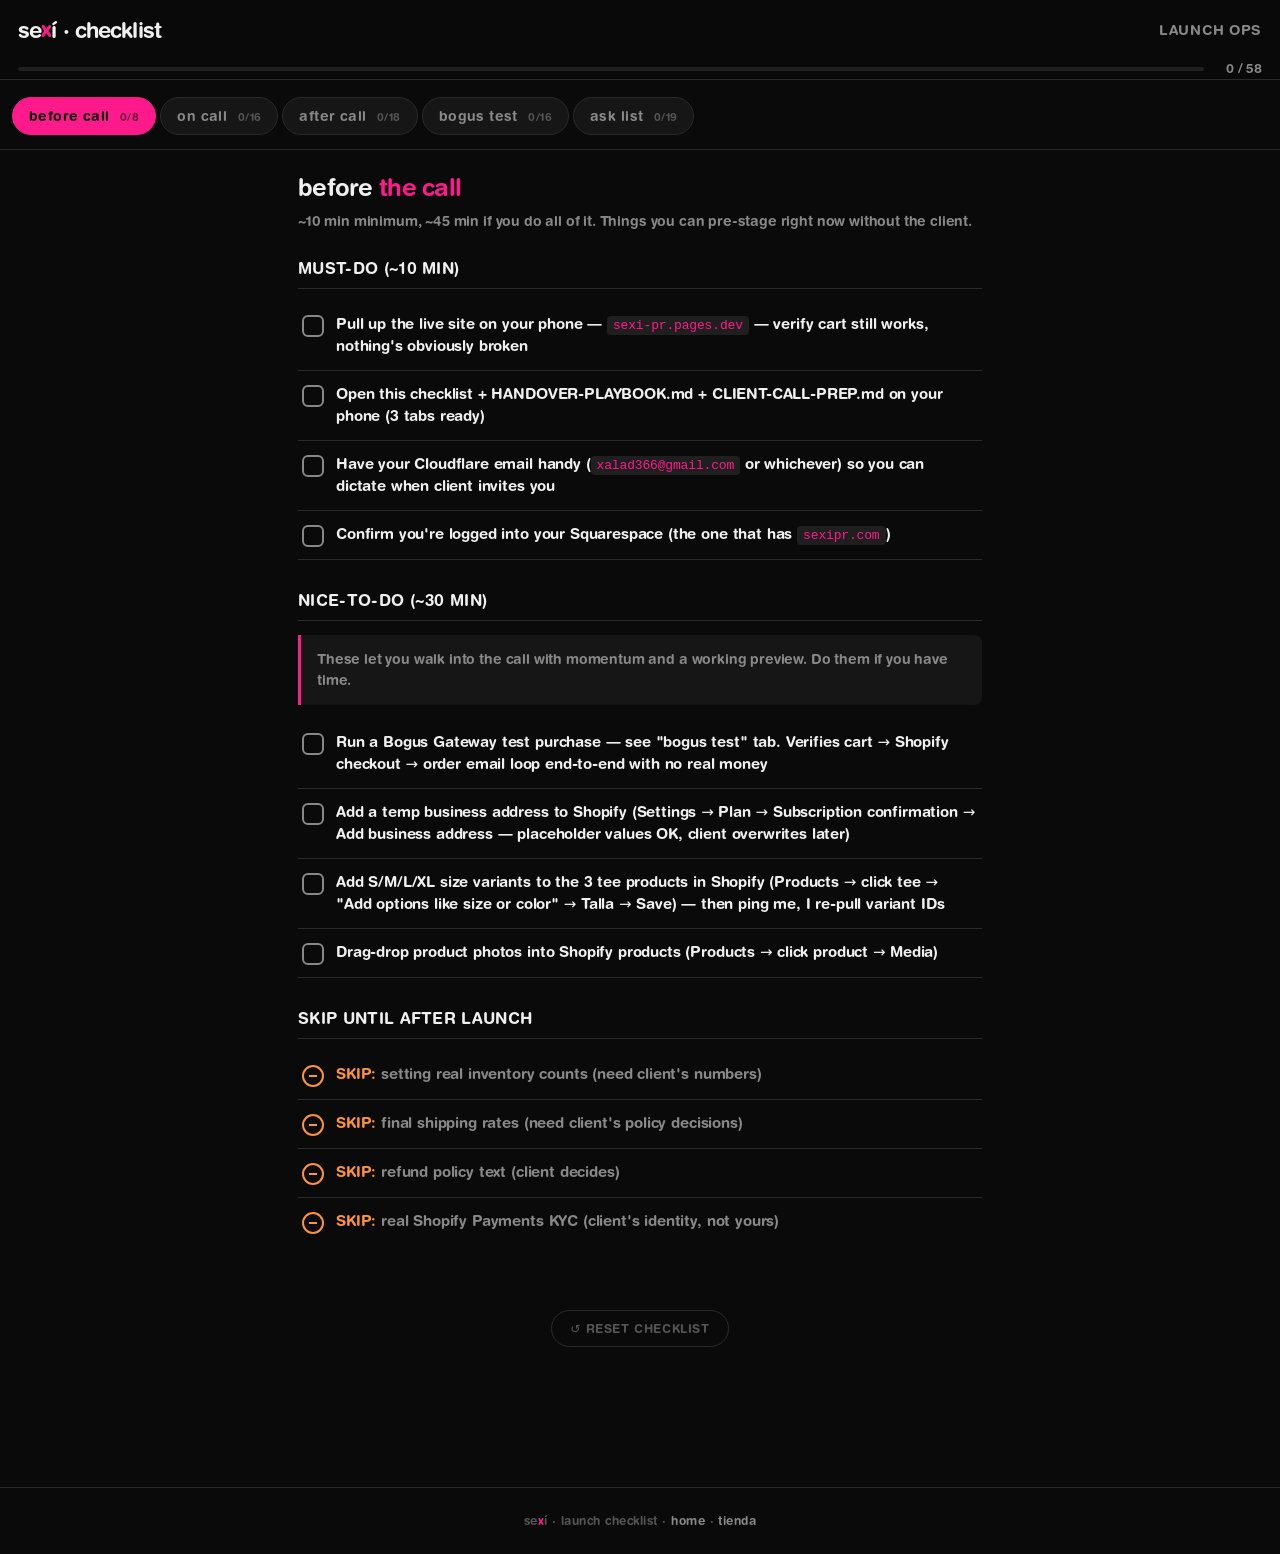
<file: checklist.html>
<!DOCTYPE html>
<html lang="en">
<head>
  <meta charset="UTF-8">
  <meta name="viewport" content="width=device-width, initial-scale=1, viewport-fit=cover">
  <meta name="theme-color" content="#000000">
  <meta name="robots" content="noindex,nofollow">
  <title>sexí · launch checklist</title>
  <style>
    @font-face {
      font-family: 'Helvetica Rounded Bold';
      font-weight: 100 900;
      font-display: swap;
      src: url('assets/fonts/HelveticaRoundedBold.woff2') format('woff2'),
           url('assets/fonts/HelveticaRoundedBold.woff') format('woff'),
           url('assets/fonts/HelveticaRoundedBold.otf') format('opentype'),
           local('Helvetica Rounded Bold');
    }

    :root {
      --pink: #FF1A8C;
      --pink-soft: #ff1a8c22;
      --black: #000000;
      --bg: #0a0a0a;
      --surface: #161616;
      --surface-2: #1f1f1f;
      --text: #f0f0f0;
      --text-dim: #888;
      --text-faded: #555;
      --border: #2a2a2a;
      --green: #4ade80;
      --orange: #fb923c;
    }

    * { box-sizing: border-box; margin: 0; padding: 0; }
    html, body {
      font-family: 'Helvetica Rounded Bold', system-ui, -apple-system, sans-serif;
      background: var(--bg);
      color: var(--text);
      line-height: 1.5;
      letter-spacing: -0.01em;
      min-height: 100vh;
      -webkit-text-size-adjust: 100%;
      -webkit-font-smoothing: antialiased;
      padding-bottom: env(safe-area-inset-bottom);
    }

    /* === HEADER === */
    header {
      position: sticky; top: 0; z-index: 50;
      background: rgba(10, 10, 10, 0.95);
      backdrop-filter: saturate(180%) blur(8px);
      -webkit-backdrop-filter: saturate(180%) blur(8px);
      border-bottom: 1px solid var(--border);
      padding: 14px 18px env(safe-area-inset-top);
    }
    .header-row { display: flex; align-items: center; gap: 10px; }
    .brand {
      font-size: 22px;
      letter-spacing: -0.04em;
    }
    .brand .x-mark { color: var(--pink); position: relative; top: -1px; }
    .header-title {
      font-size: 14px;
      color: var(--text-dim);
      letter-spacing: 0.05em;
      text-transform: uppercase;
      flex: 1;
      text-align: right;
    }

    .progress-wrap {
      margin-top: 12px;
      display: flex; align-items: center; gap: 10px;
    }
    .progress-bar {
      flex: 1;
      height: 4px;
      background: var(--surface-2);
      border-radius: 2px;
      overflow: hidden;
      position: relative;
    }
    .progress-fill {
      height: 100%;
      background: linear-gradient(90deg, var(--pink), #ff5fb3);
      width: 0%;
      transition: width 0.3s ease;
    }
    .progress-num {
      font-size: 13px;
      color: var(--text-dim);
      font-variant-numeric: tabular-nums;
      min-width: 48px;
      text-align: right;
    }

    /* === TABS === */
    nav.tabs {
      display: flex;
      overflow-x: auto;
      scroll-snap-type: x mandatory;
      gap: 4px;
      padding: 12px 12px 14px;
      border-bottom: 1px solid var(--border);
      background: var(--bg);
      position: sticky;
      top: 84px;
      z-index: 40;
      -webkit-overflow-scrolling: touch;
    }
    nav.tabs::-webkit-scrollbar { display: none; }
    .tab {
      flex-shrink: 0;
      scroll-snap-align: start;
      padding: 10px 16px;
      font-family: inherit;
      font-size: 14px;
      letter-spacing: 0.03em;
      text-transform: lowercase;
      color: var(--text-dim);
      background: var(--surface);
      border: 1px solid var(--border);
      border-radius: 999px;
      cursor: pointer;
      transition: all 0.15s ease;
      position: relative;
    }
    .tab:hover { color: var(--text); }
    .tab.active {
      color: var(--bg);
      background: var(--pink);
      border-color: var(--pink);
    }
    .tab-counter {
      display: inline-block;
      margin-left: 6px;
      font-size: 11px;
      color: var(--text-faded);
      font-variant-numeric: tabular-nums;
    }
    .tab.active .tab-counter { color: rgba(0,0,0,0.6); }

    /* === SECTION === */
    main { padding: 0 18px 80px; max-width: 720px; margin: 0 auto; }
    section { display: none; padding: 24px 0; }
    section.active { display: block; }
    section h2 {
      font-size: 24px;
      letter-spacing: -0.03em;
      margin-bottom: 6px;
    }
    section h2 .pink { color: var(--pink); }
    section .subtitle {
      color: var(--text-dim);
      font-size: 14px;
      margin-bottom: 24px;
    }
    section h3 {
      font-size: 16px;
      letter-spacing: 0.02em;
      text-transform: uppercase;
      color: var(--text);
      margin: 28px 0 12px;
      padding-bottom: 8px;
      border-bottom: 1px solid var(--border);
    }
    section h3:first-of-type { margin-top: 0; }

    section .note {
      background: var(--surface);
      border-left: 3px solid var(--pink);
      padding: 14px 16px;
      margin: 14px 0;
      border-radius: 0 8px 8px 0;
      font-size: 14px;
      color: var(--text-dim);
    }
    section .note strong { color: var(--text); }

    /* === CHECKLIST ITEMS === */
    .item {
      display: flex;
      align-items: flex-start;
      gap: 12px;
      padding: 12px 4px;
      border-bottom: 1px solid var(--border);
      cursor: pointer;
      user-select: none;
      -webkit-tap-highlight-color: transparent;
    }
    .item:last-child { border-bottom: none; }
    .item:active { background: var(--surface); }

    .checkbox {
      flex-shrink: 0;
      width: 22px; height: 22px;
      border: 2px solid var(--text-dim);
      border-radius: 6px;
      margin-top: 2px;
      display: grid;
      place-items: center;
      transition: all 0.15s ease;
      background: transparent;
    }
    .item.checked .checkbox {
      background: var(--pink);
      border-color: var(--pink);
    }
    .item.checked .checkbox::after {
      content: '';
      width: 6px; height: 11px;
      border: solid var(--bg);
      border-width: 0 2.5px 2.5px 0;
      transform: rotate(45deg) translate(-1px, -1px);
    }
    .item-text {
      flex: 1;
      font-size: 15px;
      line-height: 1.5;
    }
    .item.checked .item-text {
      color: var(--text-faded);
      text-decoration: line-through;
      text-decoration-color: var(--text-faded);
    }
    .item-text code {
      background: var(--surface-2);
      padding: 2px 6px;
      border-radius: 4px;
      font-family: ui-monospace, "SF Mono", Menlo, monospace;
      font-size: 13px;
      color: var(--pink);
    }
    .item-text strong { color: var(--text); }

    /* Pause items (skip until later) */
    .item.pause .checkbox {
      border-color: var(--orange);
      border-radius: 50%;
      cursor: not-allowed;
    }
    .item.pause .checkbox::after {
      content: '';
      width: 8px; height: 2px;
      background: var(--orange);
      border: none;
      transform: none;
    }
    .item.pause { cursor: default; }
    .item.pause .item-text { color: var(--text-dim); }
    .item.pause .item-text strong { color: var(--orange); }

    /* === HELP TABLE === */
    table {
      width: 100%;
      border-collapse: collapse;
      margin: 14px 0;
      font-size: 13px;
    }
    th, td {
      text-align: left;
      padding: 10px 12px;
      border-bottom: 1px solid var(--border);
    }
    th {
      background: var(--surface);
      font-weight: normal;
      letter-spacing: 0.05em;
      text-transform: uppercase;
      font-size: 11px;
      color: var(--text-dim);
    }
    td code {
      background: var(--surface-2);
      padding: 2px 6px;
      border-radius: 4px;
      font-family: ui-monospace, monospace;
      font-size: 12px;
      color: var(--pink);
    }

    /* === RESET BUTTON === */
    .reset {
      display: block;
      margin: 40px auto 20px;
      padding: 10px 18px;
      font-family: inherit;
      font-size: 12px;
      letter-spacing: 0.05em;
      text-transform: uppercase;
      background: transparent;
      color: var(--text-faded);
      border: 1px solid var(--border);
      border-radius: 999px;
      cursor: pointer;
      transition: color 0.15s, border-color 0.15s;
    }
    .reset:hover { color: var(--pink); border-color: var(--pink); }

    /* === ASK LIST INPUTS === */
    .ask-row {
      display: flex; flex-direction: column;
      padding: 10px 4px;
      border-bottom: 1px solid var(--border);
      gap: 6px;
    }
    .ask-label {
      font-size: 13px;
      color: var(--text-dim);
      letter-spacing: 0.02em;
    }
    .ask-input {
      background: var(--surface);
      border: 1px solid var(--border);
      border-radius: 6px;
      padding: 10px 12px;
      color: var(--text);
      font-family: inherit;
      font-size: 14px;
      letter-spacing: -0.01em;
    }
    .ask-input:focus {
      outline: none;
      border-color: var(--pink);
    }

    /* === FOOTER LINK === */
    footer {
      margin-top: 40px;
      padding: 24px 18px;
      text-align: center;
      color: var(--text-faded);
      font-size: 12px;
      letter-spacing: 0.04em;
      border-top: 1px solid var(--border);
    }
    footer a { color: var(--text-dim); text-decoration: none; }
    footer a:hover { color: var(--pink); }

    /* === MOBILE TUNE === */
    @media (max-width: 480px) {
      header { padding: 12px 14px; }
      main { padding: 0 14px 80px; }
      .brand { font-size: 18px; }
      .header-title { font-size: 12px; }
      section h2 { font-size: 20px; }
      section h3 { font-size: 14px; }
      .item-text { font-size: 14px; }
      table { font-size: 12px; }
      th, td { padding: 8px 8px; }
    }
  </style>
</head>
<body>

  <header>
    <div class="header-row">
      <div class="brand">se<span class="x-mark">x</span>í · checklist</div>
      <div class="header-title">launch ops</div>
    </div>
    <div class="progress-wrap">
      <div class="progress-bar"><div class="progress-fill" id="progress-fill"></div></div>
      <div class="progress-num" id="progress-num">0 / 0</div>
    </div>
  </header>

  <nav class="tabs" id="tabs">
    <button class="tab active" data-tab="before">before call <span class="tab-counter" data-counter="before"></span></button>
    <button class="tab" data-tab="oncall">on call <span class="tab-counter" data-counter="oncall"></span></button>
    <button class="tab" data-tab="after">after call <span class="tab-counter" data-counter="after"></span></button>
    <button class="tab" data-tab="bogus">bogus test <span class="tab-counter" data-counter="bogus"></span></button>
    <button class="tab" data-tab="asks">ask list <span class="tab-counter" data-counter="asks"></span></button>
  </nav>

  <main>

    <!-- ============================================================ -->
    <!--  BEFORE THE CALL                                             -->
    <!-- ============================================================ -->
    <section id="before" class="active">
      <h2>before <span class="pink">the call</span></h2>
      <p class="subtitle">~10 min minimum, ~45 min if you do all of it. Things you can pre-stage right now without the client.</p>

      <h3>must-do (~10 min)</h3>
      <div class="item" data-id="b-pre-1"><div class="checkbox"></div><div class="item-text">Pull up the live site on your phone — <code>sexi-pr.pages.dev</code> — verify cart still works, nothing's obviously broken</div></div>
      <div class="item" data-id="b-pre-2"><div class="checkbox"></div><div class="item-text">Open this checklist + <strong>HANDOVER-PLAYBOOK.md</strong> + <strong>CLIENT-CALL-PREP.md</strong> on your phone (3 tabs ready)</div></div>
      <div class="item" data-id="b-pre-3"><div class="checkbox"></div><div class="item-text">Have your Cloudflare email handy (<code>xalad366@gmail.com</code> or whichever) so you can dictate when client invites you</div></div>
      <div class="item" data-id="b-pre-4"><div class="checkbox"></div><div class="item-text">Confirm you're logged into your Squarespace (the one that has <code>sexipr.com</code>)</div></div>

      <h3>nice-to-do (~30 min)</h3>
      <p class="note">These let you walk into the call with momentum and a working preview. Do them if you have time.</p>
      <div class="item" data-id="b-bogus"><div class="checkbox"></div><div class="item-text"><strong>Run a Bogus Gateway test purchase</strong> — see "bogus test" tab. Verifies cart → Shopify checkout → order email loop end-to-end with no real money</div></div>
      <div class="item" data-id="b-addr"><div class="checkbox"></div><div class="item-text">Add a temp business address to Shopify (Settings → Plan → Subscription confirmation → Add business address — placeholder values OK, client overwrites later)</div></div>
      <div class="item" data-id="b-sizes"><div class="checkbox"></div><div class="item-text">Add S/M/L/XL size variants to the 3 tee products in Shopify (Products → click tee → "Add options like size or color" → Talla → Save) — then ping me, I re-pull variant IDs</div></div>
      <div class="item" data-id="b-photos"><div class="checkbox"></div><div class="item-text">Drag-drop product photos into Shopify products (Products → click product → Media)</div></div>

      <h3>skip until after launch</h3>
      <div class="item pause"><div class="checkbox"></div><div class="item-text"><strong>SKIP:</strong> setting real inventory counts (need client's numbers)</div></div>
      <div class="item pause"><div class="checkbox"></div><div class="item-text"><strong>SKIP:</strong> final shipping rates (need client's policy decisions)</div></div>
      <div class="item pause"><div class="checkbox"></div><div class="item-text"><strong>SKIP:</strong> refund policy text (client decides)</div></div>
      <div class="item pause"><div class="checkbox"></div><div class="item-text"><strong>SKIP:</strong> real Shopify Payments KYC (client's identity, not yours)</div></div>
    </section>

    <!-- ============================================================ -->
    <!--  ON THE CALL                                                 -->
    <!-- ============================================================ -->
    <section id="oncall">
      <h2>on the <span class="pink">call</span></h2>
      <p class="subtitle">~30 min total. Tick boxes as you go.</p>

      <h3>open · explain shopify switch (~3 min)</h3>
      <div class="item" data-id="o-pitch"><div class="checkbox"></div><div class="item-text">Headline: <em>"I moved the store from Fourthwall to Shopify. Same site, much better money flow."</em> Get them aligned before any account creation.</div></div>

      <h3>cloudflare account creation (~7 min, screen-share)</h3>
      <div class="item" data-id="o-cf-1"><div class="checkbox"></div><div class="item-text">Client → <code>dash.cloudflare.com</code> → Sign Up → their email + their password (<strong>look away</strong> when they type)</div></div>
      <div class="item" data-id="o-cf-2"><div class="checkbox"></div><div class="item-text">Client clicks the verify-email link in their inbox</div></div>
      <div class="item" data-id="o-cf-3"><div class="checkbox"></div><div class="item-text">Client enables <strong>2FA</strong> (My Profile → Authentication → enable 2FA → scan QR)</div></div>
      <div class="item" data-id="o-cf-4"><div class="checkbox"></div><div class="item-text">Client: Manage Account → Members → Invite member → your email → role: <strong>Super Administrator – All Privileges</strong> → Send</div></div>
      <div class="item" data-id="o-cf-5"><div class="checkbox"></div><div class="item-text">Confirm you got the invite email (don't accept yet — do that after the call)</div></div>

      <h3>shopify ownership transfer (~10 min)</h3>
      <div class="item" data-id="o-sh-1"><div class="checkbox"></div><div class="item-text">YOU: Settings → Users → <strong>Add staff</strong> → enter client's email + name → check "Give this staff full permissions" → Save</div></div>
      <div class="item" data-id="o-sh-2"><div class="checkbox"></div><div class="item-text">CLIENT: opens email, clicks Shopify invite, sets their own Shopify password + 2FA, lands in admin</div></div>
      <div class="item" data-id="o-sh-3"><div class="checkbox"></div><div class="item-text">CLIENT confirms they can see the store admin dashboard</div></div>
      <div class="item" data-id="o-sh-4"><div class="checkbox"></div><div class="item-text">YOU: Settings → Users → click client's row → <strong>Transfer ownership</strong> → confirm with your password</div></div>
      <div class="item" data-id="o-sh-5"><div class="checkbox"></div><div class="item-text">CLIENT: Settings → Plan → Billing → <strong>Add payment method</strong> → enters their card</div></div>
      <div class="item" data-id="o-sh-6"><div class="checkbox"></div><div class="item-text">CLIENT kicks off <strong>Shopify Payments KYC</strong> right now (Settings → Payments → Set up Shopify Payments → ID + bank + SSN/EIN). Tell them this can take hours; rest of launch isn't blocked on it.</div></div>

      <h3>collect the asks (~10 min)</h3>
      <p class="note">Switch to the "ask list" tab to fill in answers as the client says them.</p>
      <div class="item" data-id="o-asks"><div class="checkbox"></div><div class="item-text">Walk through ask list (next tab) — note inventory, sizes, photos, refund policy, shipping rates, email forwarding, Hacienda IVU number, business registration status</div></div>

      <h3>closing</h3>
      <div class="item" data-id="o-close-1"><div class="checkbox"></div><div class="item-text">Confirm next steps: <em>"You're done. KYC runs in background. I handle Cloudflare migration, domain wiring, the rest. I'll text you when it's live."</em></div></div>
      <div class="item" data-id="o-close-2"><div class="checkbox"></div><div class="item-text">Schedule follow-up text/call for tomorrow once KYC clears so you can do an end-to-end test purchase together</div></div>
      <div class="item" data-id="o-close-3"><div class="checkbox"></div><div class="item-text">Get explicit <strong>"yes, ship Thursday April 30, 1 AM"</strong> sign-off</div></div>
    </section>

    <!-- ============================================================ -->
    <!--  AFTER THE CALL                                              -->
    <!-- ============================================================ -->
    <section id="after">
      <h2>after <span class="pink">the call</span></h2>
      <p class="subtitle">~1.5 hr active work + ~24h waiting on DNS / KYC.</p>

      <h3>within an hour (~30 min active)</h3>
      <div class="item" data-id="a-cf-1"><div class="checkbox"></div><div class="item-text">Accept the Cloudflare invite in your email → log in with your credentials → switch to client's account in dropdown</div></div>
      <div class="item" data-id="a-cf-2"><div class="checkbox"></div><div class="item-text"><strong>Add <code>sexipr.com</code> zone</strong> to client's Cloudflare (Add a site → sexipr.com → Free plan)</div></div>
      <div class="item" data-id="a-cf-3"><div class="checkbox"></div><div class="item-text">Save the 2 nameservers Cloudflare gives you</div></div>
      <div class="item" data-id="a-cf-4"><div class="checkbox"></div><div class="item-text">Generate API token in client's account: My Profile → API Tokens → Create Token → custom: Account.Pages permission → paste to me in chat</div></div>
      <div class="item" data-id="a-cf-5"><div class="checkbox"></div><div class="item-text">Send me the token — I deploy the migrated site to their account in 30 sec</div></div>
      <div class="item" data-id="a-sq-1"><div class="checkbox"></div><div class="item-text">Log into your Squarespace → click <code>sexipr.com</code> → Use Custom Nameservers → paste 2 Cloudflare nameservers → Save</div></div>
      <div class="item" data-id="a-cf-del"><div class="checkbox"></div><div class="item-text">Delete the OLD <code>sexi-pr</code> Pages project from <strong>your personal</strong> Cloudflare account (frees the <code>sexi-pr.pages.dev</code> subdomain so client's project can claim it)</div></div>

      <h3>background (no action, just wait)</h3>
      <div class="item pause"><div class="checkbox"></div><div class="item-text">⏳ <strong>WAIT:</strong> DNS propagates Squarespace → Cloudflare. Usually 15 min, up to 24 hours worst case</div></div>
      <div class="item pause"><div class="checkbox"></div><div class="item-text">⏳ <strong>WAIT:</strong> Shopify Payments KYC runs at Stripe. Hours to 1-2 business days</div></div>

      <h3>when DNS lands (you get a CF email, ~5 min)</h3>
      <div class="item" data-id="a-dns-1"><div class="checkbox"></div><div class="item-text">Client's Cloudflare → Pages → sexi-pr → <strong>Custom domains</strong> → add <code>sexipr.com</code> and <code>www.sexipr.com</code> → SSL auto-provisions</div></div>
      <div class="item" data-id="a-dns-2"><div class="checkbox"></div><div class="item-text">Test <code>https://sexipr.com</code> on phone → confirm HTTPS lock + site loads</div></div>
      <div class="item" data-id="a-dns-3"><div class="checkbox"></div><div class="item-text">Set up Cloudflare Email Routing (client's account → Email → Routing) → forward <code>hola@sexipr.com</code> → wherever the client said</div></div>
      <div class="item" data-id="a-dns-4"><div class="checkbox"></div><div class="item-text">Text the client: <em>"sexipr.com is live. Cart works. Shopify Payments still verifying."</em></div></div>

      <h3>when KYC clears (~5 min)</h3>
      <div class="item" data-id="a-kyc-1"><div class="checkbox"></div><div class="item-text">Disable Bogus Gateway in Shopify (Settings → Payments → deactivate "(for testing) Bogus Gateway") — Shopify Payments takes over automatically</div></div>
      <div class="item" data-id="a-kyc-2"><div class="checkbox"></div><div class="item-text">Disable password page (Online Store → Preferences → Password protection → toggle OFF → Save)</div></div>
      <div class="item" data-id="a-kyc-3"><div class="checkbox"></div><div class="item-text">End-to-end test purchase with REAL card for ~$1 from your phone on <code>sexipr.com</code> → confirm it lands in client's bank in a few days</div></div>
      <div class="item" data-id="a-kyc-4"><div class="checkbox"></div><div class="item-text">Refund the test purchase to yourself from Shopify Orders dashboard</div></div>
      <div class="item" data-id="a-kyc-5"><div class="checkbox"></div><div class="item-text">Send the client the "we're live" message</div></div>

      <h3>within a week post-launch</h3>
      <div class="item" data-id="a-post-1"><div class="checkbox"></div><div class="item-text">Move from Shopify Staff → Shopify Partners Collaborator (<code>partners.shopify.com</code> → request access → client approves)</div></div>
      <div class="item" data-id="a-post-2"><div class="checkbox"></div><div class="item-text">Plan domain registration handover — Squarespace → Cloudflare Registrar in client's name. Schedule for ~30 days post-launch when stable.</div></div>
    </section>

    <!-- ============================================================ -->
    <!--  BOGUS TEST                                                  -->
    <!-- ============================================================ -->
    <section id="bogus">
      <h2>bogus gateway · <span class="pink">safe payment test</span></h2>
      <p class="subtitle">Test the entire checkout flow with no real money, no card, no bank info, no KYC. Shopify built this for exactly your scenario.</p>

      <p class="note"><strong>What it gives you:</strong> a real order in Shopify Orders dashboard, customer confirmation email, IVU calc, shipping calc, inventory drop — every part of the chain except the actual card processor. Auto-disables when Shopify Payments goes live after KYC.</p>

      <h3>step 1 · prep (~3 min)</h3>
      <div class="item" data-id="bg-prep-1"><div class="checkbox"></div><div class="item-text">Settings → Plan → Subscription confirmation → <strong>Add business address</strong> (placeholder name + Santurce address — gets overwritten by client later)</div></div>
      <div class="item" data-id="bg-prep-2"><div class="checkbox"></div><div class="item-text">Online Store → Preferences → <strong>Password protection</strong> → toggle OFF → Save</div></div>

      <h3>step 2 · enable bogus gateway (~2 min)</h3>
      <div class="item" data-id="bg-en-1"><div class="checkbox"></div><div class="item-text">Settings → <strong>Payments</strong></div></div>
      <div class="item" data-id="bg-en-2"><div class="checkbox"></div><div class="item-text">Find "Supported payment methods" or "Add payment methods" or "Choose alternative provider"</div></div>
      <div class="item" data-id="bg-en-3"><div class="checkbox"></div><div class="item-text">Search field → type <code>bogus</code></div></div>
      <div class="item" data-id="bg-en-4"><div class="checkbox"></div><div class="item-text">Click <strong>"(for testing) Bogus Gateway"</strong> → Activate → Save</div></div>

      <h3>step 3 · run test purchase (~3 min)</h3>
      <div class="item" data-id="bg-run-1"><div class="checkbox"></div><div class="item-text">From <code>sexi-pr.pages.dev</code>, add a product to cart, click <strong>pagar</strong></div></div>
      <div class="item" data-id="bg-run-2"><div class="checkbox"></div><div class="item-text">Shopify checkout opens → fill shipping with anything (any address)</div></div>
      <div class="item" data-id="bg-run-3"><div class="checkbox"></div><div class="item-text">At payment section, use the magic test card numbers below</div></div>

      <table>
        <tr><th>Card number</th><th>Result</th></tr>
        <tr><td><code>1</code></td><td>Successful payment</td></tr>
        <tr><td><code>2</code></td><td>Declined card</td></tr>
        <tr><td><code>3</code></td><td>Gateway error</td></tr>
        <tr><td>anything else</td><td>Generic failure</td></tr>
      </table>
      <p class="note">Name on card / expiry / CVV: anything in the right format. None of it's validated.</p>

      <h3>step 4 · verify the chain</h3>
      <div class="item" data-id="bg-verify-1"><div class="checkbox"></div><div class="item-text">✅ Order shows up in Shopify admin → Orders, marked <strong>"Paid"</strong></div></div>
      <div class="item" data-id="bg-verify-2"><div class="checkbox"></div><div class="item-text">✅ Confirmation email lands at the customer email you typed</div></div>
      <div class="item" data-id="bg-verify-3"><div class="checkbox"></div><div class="item-text">✅ Inventory drops by the quantity ordered (if inventory is tracked)</div></div>
      <div class="item" data-id="bg-verify-4"><div class="checkbox"></div><div class="item-text">✅ IVU 11.5% line on the receipt</div></div>
      <div class="item" data-id="bg-verify-5"><div class="checkbox"></div><div class="item-text">✅ Shipping cost calculated (if you set up rates)</div></div>

      <h3>step 5 · cleanup</h3>
      <div class="item" data-id="bg-clean-1"><div class="checkbox"></div><div class="item-text">Refund / cancel test orders so they don't pollute order history (Orders → click test order → Refund)</div></div>
      <div class="item" data-id="bg-clean-2"><div class="checkbox"></div><div class="item-text">Re-enable password page if you want storefront private until launch (Online Store → Preferences → Password protection → toggle ON)</div></div>
      <div class="item pause"><div class="checkbox"></div><div class="item-text"><strong>DO NOT disable Bogus Gateway yet</strong> — auto-disables when client's Shopify Payments goes live after KYC. Leaving it on can't process real money (by definition)</div></div>
    </section>

    <!-- ============================================================ -->
    <!--  ASK LIST                                                    -->
    <!-- ============================================================ -->
    <section id="asks">
      <h2>ask list · <span class="pink">fill during call</span></h2>
      <p class="subtitle">Tap a field to write the client's answer. Saves as you type.</p>

      <h3>identity / banking</h3>
      <p class="note">This goes directly to Shopify in their KYC form — you don't see or store any of it. You just need to confirm they have these ready.</p>
      <div class="ask-row"><label class="ask-label">Legal name (business owner)</label><input class="ask-input" data-ask="legal-name" placeholder="First Last"></div>
      <div class="ask-row"><label class="ask-label">Has government photo ID ready?</label><input class="ask-input" data-ask="has-id" placeholder="yes / no"></div>
      <div class="ask-row"><label class="ask-label">Has bank routing + account?</label><input class="ask-input" data-ask="has-bank" placeholder="yes / no"></div>
      <div class="ask-row"><label class="ask-label">Tax ID type</label><input class="ask-input" data-ask="tax-type" placeholder="SSN (individual) or EIN (business)"></div>

      <h3>tax (puerto rico)</h3>
      <div class="ask-row"><label class="ask-label">Hacienda IVU merchant number</label><input class="ask-input" data-ask="ivu" placeholder="number, or 'needs to register'"></div>
      <div class="ask-row"><label class="ask-label">Business type</label><input class="ask-input" data-ask="biz-type" placeholder="LLC / Inc / sole proprietor / individual"></div>

      <h3>inventory</h3>
      <div class="ask-row"><label class="ask-label">sexí hat (única)</label><input class="ask-input" data-ask="inv-hat" placeholder="quantity"></div>
      <div class="ask-row"><label class="ask-label">sexí tee · S / M / L / XL</label><input class="ask-input" data-ask="inv-sexi" placeholder="e.g. 10 / 15 / 15 / 8"></div>
      <div class="ask-row"><label class="ask-label">puñeta tee · S / M / L / XL</label><input class="ask-input" data-ask="inv-puneta" placeholder="e.g. 10 / 15 / 15 / 8"></div>
      <div class="ask-row"><label class="ask-label">yo ❤ taínas tee · S / M / L / XL</label><input class="ask-input" data-ask="inv-tainas" placeholder="e.g. 10 / 15 / 15 / 8"></div>
      <div class="ask-row"><label class="ask-label">Photos available?</label><input class="ask-input" data-ask="photos" placeholder="yes — drive folder link / no / use existing"></div>

      <h3>policies</h3>
      <div class="ask-row"><label class="ask-label">Refund / return policy</label><input class="ask-input" data-ask="refund" placeholder="e.g. all sales final / exchange-only 7d / full refund 14d"></div>
      <div class="ask-row"><label class="ask-label">Shipping to PR</label><input class="ask-input" data-ask="ship-pr" placeholder="e.g. flat $5 / free over $50"></div>
      <div class="ask-row"><label class="ask-label">Shipping to USA mainland</label><input class="ask-input" data-ask="ship-us" placeholder="e.g. flat $12 / not shipping to US"></div>
      <div class="ask-row"><label class="ask-label">Shipping international</label><input class="ask-input" data-ask="ship-intl" placeholder="yes / no"></div>

      <h3>email forwarding</h3>
      <div class="ask-row"><label class="ask-label"><code>hola@sexipr.com</code> forwards to:</label><input class="ask-input" data-ask="hola-fwd" placeholder="email address"></div>
      <div class="ask-row"><label class="ask-label">Order notifications email</label><input class="ask-input" data-ask="order-email" placeholder="email address (can be same as above)"></div>

      <h3>final approval</h3>
      <div class="ask-row"><label class="ask-label">Sign-off on April 30, 1 AM launch?</label><input class="ask-input" data-ask="signoff" placeholder="yes / different date"></div>
      <div class="ask-row"><label class="ask-label">Other notes from call</label><input class="ask-input" data-ask="notes" placeholder="anything else worth capturing"></div>
    </section>

    <button class="reset" id="reset">↺ reset checklist</button>

  </main>

  <footer>
    se<span class="x-mark" style="color:var(--pink)">x</span>í · launch checklist · <a href="/">home</a> · <a href="/tienda">tienda</a>
  </footer>

  <script>
    (function () {
      'use strict';

      const STORAGE_KEY = 'sexi_launch_checklist_v1';

      // === STATE ===
      function loadState() {
        try { return JSON.parse(localStorage.getItem(STORAGE_KEY) || '{}'); }
        catch (_) { return {}; }
      }
      function saveState(s) {
        try { localStorage.setItem(STORAGE_KEY, JSON.stringify(s)); } catch (_) {}
      }
      let state = loadState();
      if (!state.checks) state.checks = {};
      if (!state.asks) state.asks = {};

      // === CHECKBOX ITEMS ===
      const items = document.querySelectorAll('.item:not(.pause)');
      items.forEach(it => {
        const id = it.dataset.id;
        if (!id) return;
        if (state.checks[id]) it.classList.add('checked');
        it.addEventListener('click', () => {
          it.classList.toggle('checked');
          state.checks[id] = it.classList.contains('checked');
          saveState(state);
          updateProgress();
        });
      });

      // === ASK INPUTS ===
      document.querySelectorAll('.ask-input').forEach(inp => {
        const key = inp.dataset.ask;
        if (state.asks[key]) inp.value = state.asks[key];
        inp.addEventListener('input', () => {
          state.asks[key] = inp.value;
          saveState(state);
        });
      });

      // === TABS ===
      const sections = document.querySelectorAll('section');
      const tabs = document.querySelectorAll('.tab');
      tabs.forEach(t => {
        t.addEventListener('click', () => {
          const target = t.dataset.tab;
          tabs.forEach(x => x.classList.remove('active'));
          t.classList.add('active');
          sections.forEach(s => {
            s.classList.toggle('active', s.id === target);
          });
          window.scrollTo({ top: 0, behavior: 'smooth' });
        });
      });

      // === PROGRESS ===
      function updateProgress() {
        // Per-tab counters
        const tabIds = ['before', 'oncall', 'after', 'bogus'];
        let totalDone = 0, totalAll = 0;
        tabIds.forEach(tid => {
          const sec = document.getElementById(tid);
          const its = sec.querySelectorAll('.item:not(.pause)');
          const done = sec.querySelectorAll('.item.checked').length;
          totalDone += done;
          totalAll += its.length;
          const counter = document.querySelector(`[data-counter="${tid}"]`);
          if (counter) counter.textContent = `${done}/${its.length}`;
        });
        // Asks counter — count filled inputs
        const asks = document.querySelectorAll('.ask-input');
        const filledAsks = Array.from(asks).filter(a => a.value.trim().length > 0).length;
        const askCounter = document.querySelector('[data-counter="asks"]');
        if (askCounter) askCounter.textContent = `${filledAsks}/${asks.length}`;
        // Overall progress bar
        const pct = totalAll === 0 ? 0 : Math.round((totalDone / totalAll) * 100);
        document.getElementById('progress-fill').style.width = pct + '%';
        document.getElementById('progress-num').textContent = `${totalDone} / ${totalAll}`;
      }
      // Update ask counter on input change too
      document.querySelectorAll('.ask-input').forEach(inp => {
        inp.addEventListener('input', updateProgress);
      });
      updateProgress();

      // === RESET ===
      document.getElementById('reset').addEventListener('click', () => {
        if (!confirm('Reset all checks and ask list answers?')) return;
        state = { checks: {}, asks: {} };
        saveState(state);
        document.querySelectorAll('.item.checked').forEach(it => it.classList.remove('checked'));
        document.querySelectorAll('.ask-input').forEach(i => i.value = '');
        updateProgress();
      });
    })();
  </script>
</body>
</html>
</file>
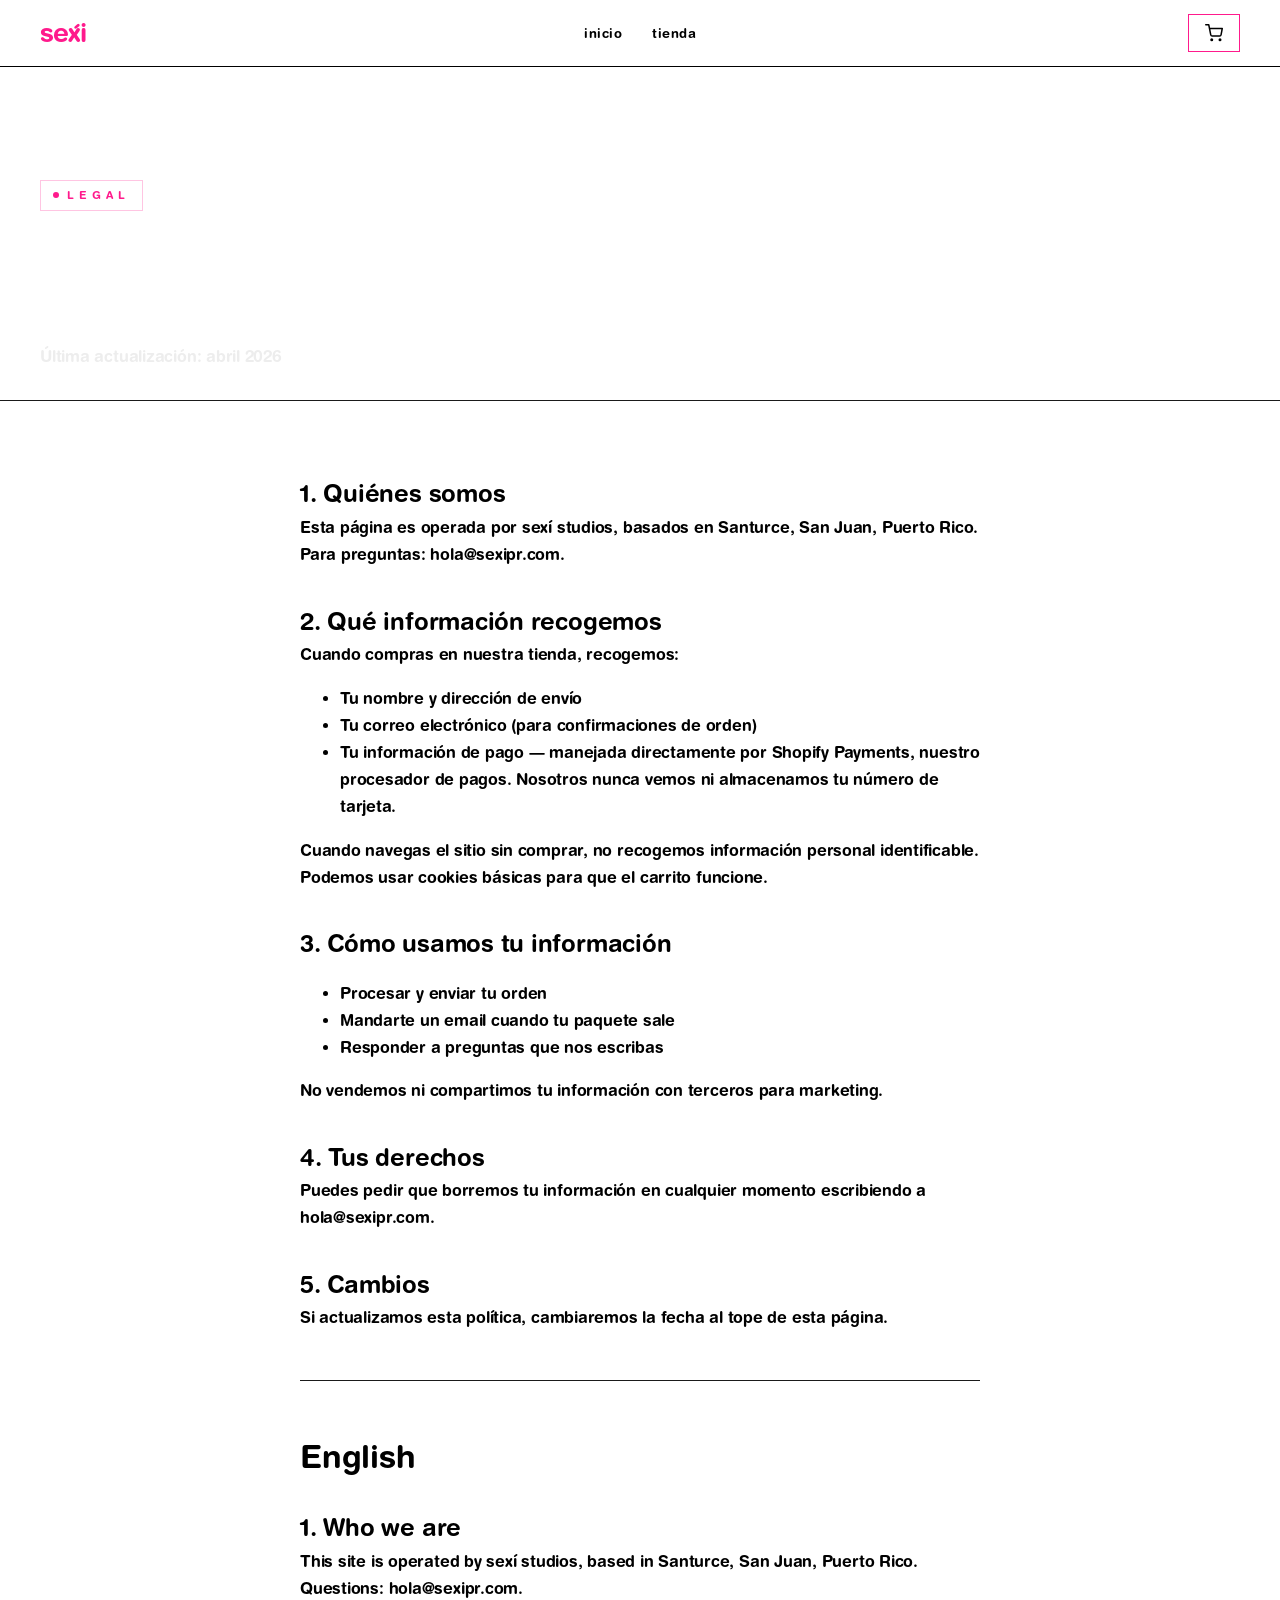
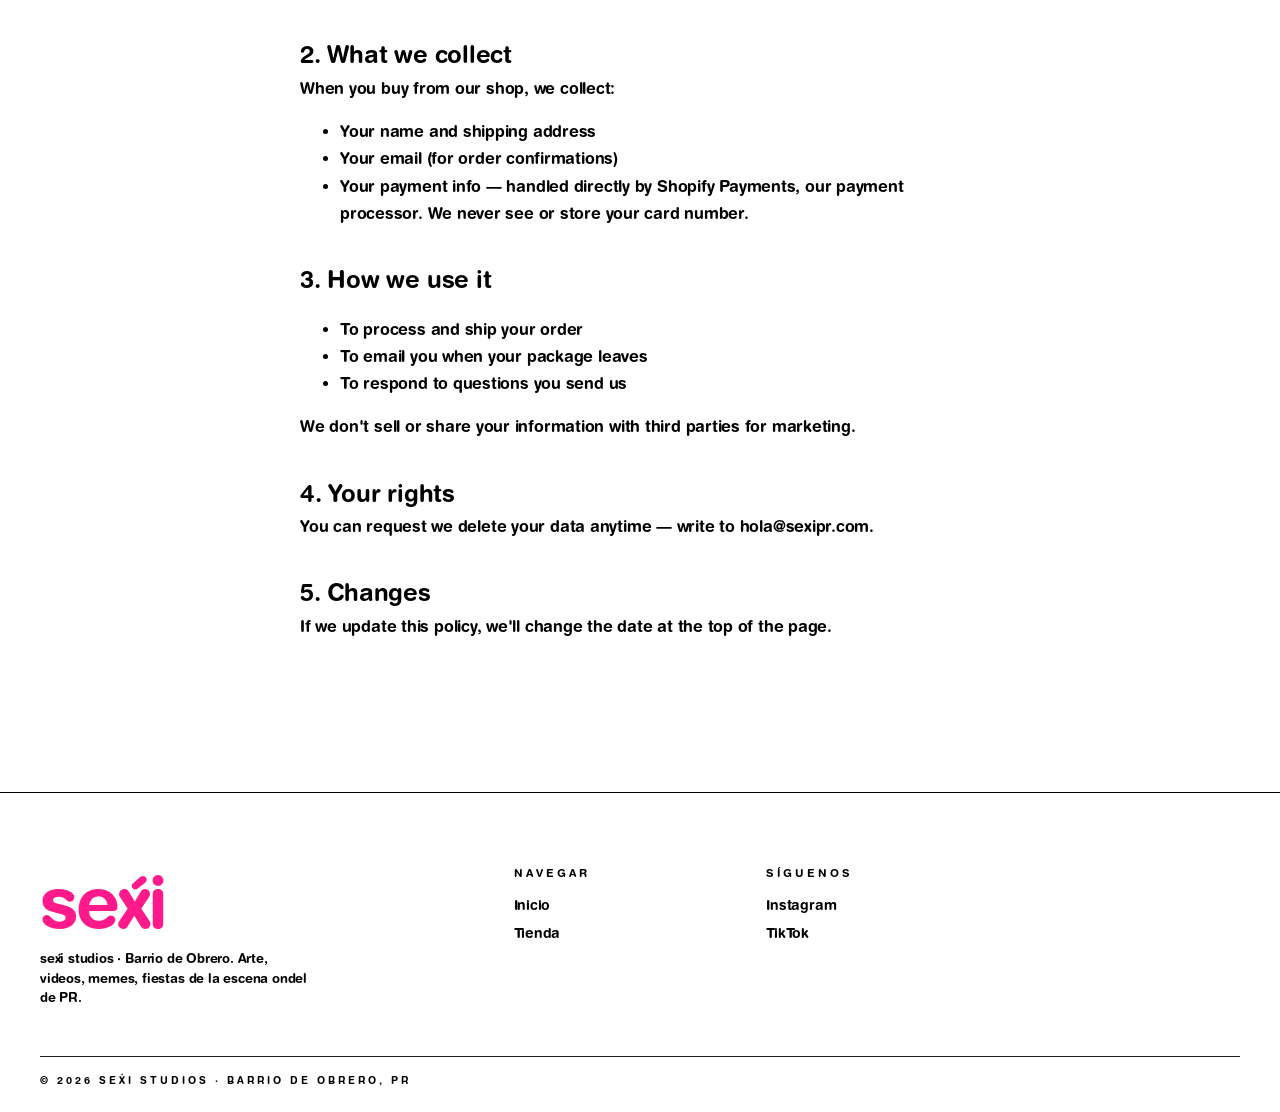
<file: privacy.html>
<!DOCTYPE html>
<html lang="es">
<head>
  <meta charset="UTF-8">
  <meta name="viewport" content="width=device-width, initial-scale=1">
  <title>Privacidad — sexí</title>
  <meta name="description" content="Política de privacidad de sexí studios.">
  <meta name="theme-color" content="#ffffff">
  <link rel="icon" href="assets/01-brand/logo-01.png" type="image/png">
  <link rel="stylesheet" href="styles.css?v=99">
</head>
<body class="theme-light">

  <!-- ===== NAV ===== -->
  <header class="nav">
    <a href="index.html" class="nav__brand">se<span class="accent x-mark">x</span>i</a>
    <nav>
      <ul class="nav__menu" data-nav-menu>
        <li><a href="index.html" class="nav__link">Inicio</a></li>
        <li><a href="tienda.html" class="nav__link">Tienda</a></li>
      </ul>
    </nav>
    <div class="nav__right">
      <button class="nav__cart" type="button" data-count="0" aria-label="Carrito">
        <svg width="18" height="18" viewBox="0 0 24 24" fill="none" stroke="currentColor" stroke-width="2" stroke-linecap="round" stroke-linejoin="round"><circle cx="9" cy="21" r="1"></circle><circle cx="20" cy="21" r="1"></circle><path d="M1 1h4l2.68 13.39a2 2 0 0 0 2 1.61h9.72a2 2 0 0 0 2-1.61L23 6H6"></path></svg>
        <span class="nav__cart-count" aria-hidden="true"></span>
      </button>
      <button class="nav__burger" data-nav-burger aria-expanded="false" aria-label="Menú">
        <svg width="18" height="14" viewBox="0 0 18 14" fill="none"><path d="M0 1h18M0 7h18M0 13h18" stroke="currentColor" stroke-width="2"/></svg>
      </button>
    </div>
  </header>

  <!-- ===== LEGAL CONTENT ===== -->
  <section class="page-head shell">
    <p class="page-head__label">Legal</p>
    <h1 class="page-head__title">privacidad</h1>
    <p class="page-head__sub">
      Última actualización: <strong>abril 2026</strong>
    </p>
  </section>

  <article class="shell" style="max-width: 720px; margin: 0 auto; padding: 40px 20px 80px; line-height: 1.7; font-size: 16px;">

    <h2 style="font-size: 24px; margin-top: 32px;">1. Quiénes somos</h2>
    <p>Esta página es operada por <strong>sexí studios</strong>, basados en Santurce, San Juan, Puerto Rico. Para preguntas: <a href="mailto:hola@sexipr.com">hola@sexipr.com</a>.</p>

    <h2 style="font-size: 24px; margin-top: 32px;">2. Qué información recogemos</h2>
    <p>Cuando compras en nuestra tienda, recogemos:</p>
    <ul>
      <li>Tu nombre y dirección de envío</li>
      <li>Tu correo electrónico (para confirmaciones de orden)</li>
      <li>Tu información de pago — manejada directamente por <strong>Shopify Payments</strong>, nuestro procesador de pagos. Nosotros nunca vemos ni almacenamos tu número de tarjeta.</li>
    </ul>
    <p>Cuando navegas el sitio sin comprar, no recogemos información personal identificable. Podemos usar cookies básicas para que el carrito funcione.</p>

    <h2 style="font-size: 24px; margin-top: 32px;">3. Cómo usamos tu información</h2>
    <ul>
      <li>Procesar y enviar tu orden</li>
      <li>Mandarte un email cuando tu paquete sale</li>
      <li>Responder a preguntas que nos escribas</li>
    </ul>
    <p>No vendemos ni compartimos tu información con terceros para marketing.</p>

    <h2 style="font-size: 24px; margin-top: 32px;">4. Tus derechos</h2>
    <p>Puedes pedir que borremos tu información en cualquier momento escribiendo a <a href="mailto:hola@sexipr.com">hola@sexipr.com</a>.</p>

    <h2 style="font-size: 24px; margin-top: 32px;">5. Cambios</h2>
    <p>Si actualizamos esta política, cambiaremos la fecha al tope de esta página.</p>

    <hr style="margin: 48px 0; border: 0; border-top: 1px solid var(--line);">

    <h1 style="font-size: 32px;">English</h1>

    <h2 style="font-size: 24px; margin-top: 24px;">1. Who we are</h2>
    <p>This site is operated by <strong>sexí studios</strong>, based in Santurce, San Juan, Puerto Rico. Questions: <a href="mailto:hola@sexipr.com">hola@sexipr.com</a>.</p>

    <h2 style="font-size: 24px; margin-top: 32px;">2. What we collect</h2>
    <p>When you buy from our shop, we collect:</p>
    <ul>
      <li>Your name and shipping address</li>
      <li>Your email (for order confirmations)</li>
      <li>Your payment info — handled directly by <strong>Shopify Payments</strong>, our payment processor. We never see or store your card number.</li>
    </ul>

    <h2 style="font-size: 24px; margin-top: 32px;">3. How we use it</h2>
    <ul>
      <li>To process and ship your order</li>
      <li>To email you when your package leaves</li>
      <li>To respond to questions you send us</li>
    </ul>
    <p>We don't sell or share your information with third parties for marketing.</p>

    <h2 style="font-size: 24px; margin-top: 32px;">4. Your rights</h2>
    <p>You can request we delete your data anytime — write to <a href="mailto:hola@sexipr.com">hola@sexipr.com</a>.</p>

    <h2 style="font-size: 24px; margin-top: 32px;">5. Changes</h2>
    <p>If we update this policy, we'll change the date at the top of the page.</p>

  </article>

  <!-- ===== FOOTER ===== -->
  <footer class="footer">
    <div class="footer__shell">
      <div>
        <p class="footer__brand">se<span class="pink x-mark">x</span>i</p>
        <p class="footer__tag"><span>se<span class="x-mark">x</span>i</span> studios · Barrio de Obrero. Arte, videos, memes, fiestas de la escena ondel de PR.</p>
      </div>
      <div class="footer__col">
        <h4>Navegar</h4>
        <ul>
          <li><a href="index.html">Inicio</a></li>
          <li><a href="tienda.html">Tienda</a></li>
        </ul>
      </div>
      <div class="footer__col">
        <h4>Síguenos</h4>
        <ul>
          <li><a href="https://instagram.com/sexi.pr" target="_blank" rel="noopener">Instagram</a></li>
          <li><a href="https://www.tiktok.com/@sexi.pr" target="_blank" rel="noopener">TikTok</a></li>        </ul>
      </div>
    </div>
    <div class="footer__bottom">
      <span>© 2026 <span class="pink">se<span class="x-mark">x</span>i</span> studios · barrio de obrero, PR</span>
    </div>
  </footer>

  <script src="shared.js?v=62" defer></script>
</body>
</html>
                                                                                                                                                                                                                                                                                                                                               
</file>
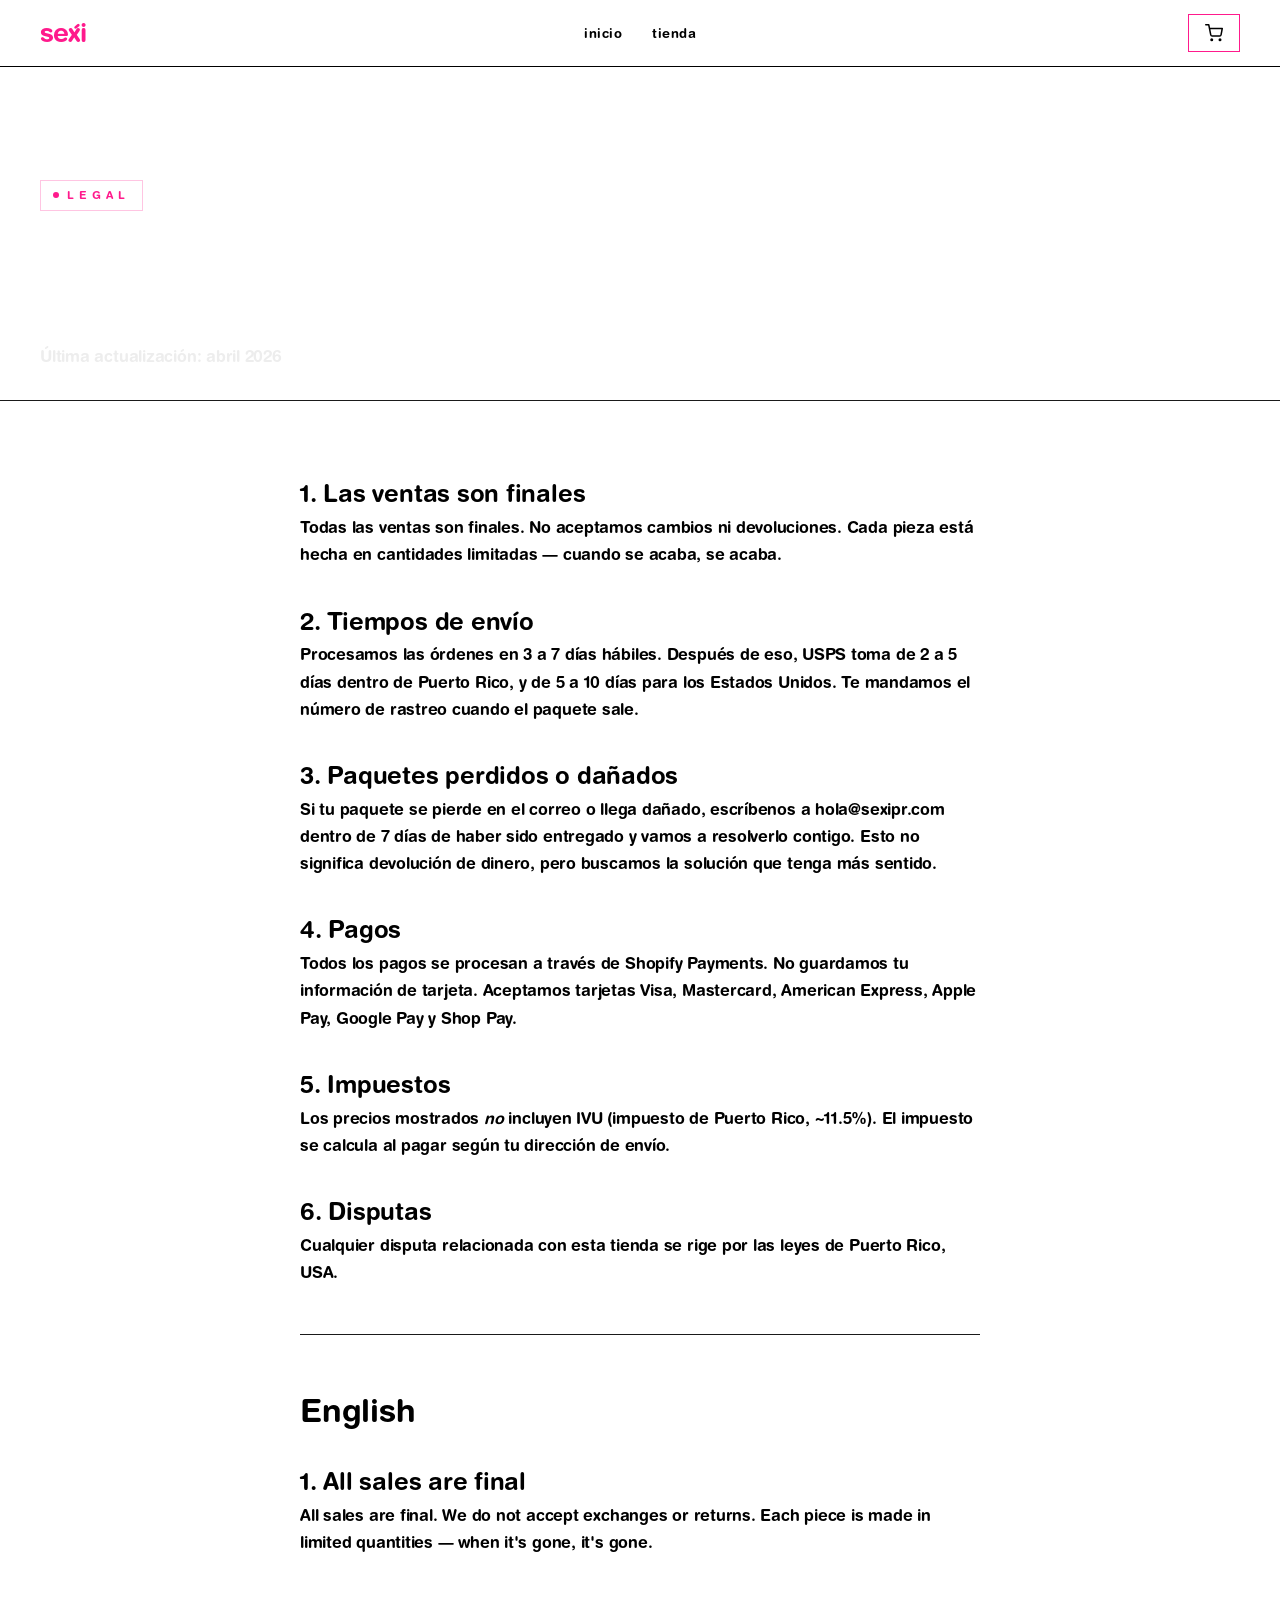
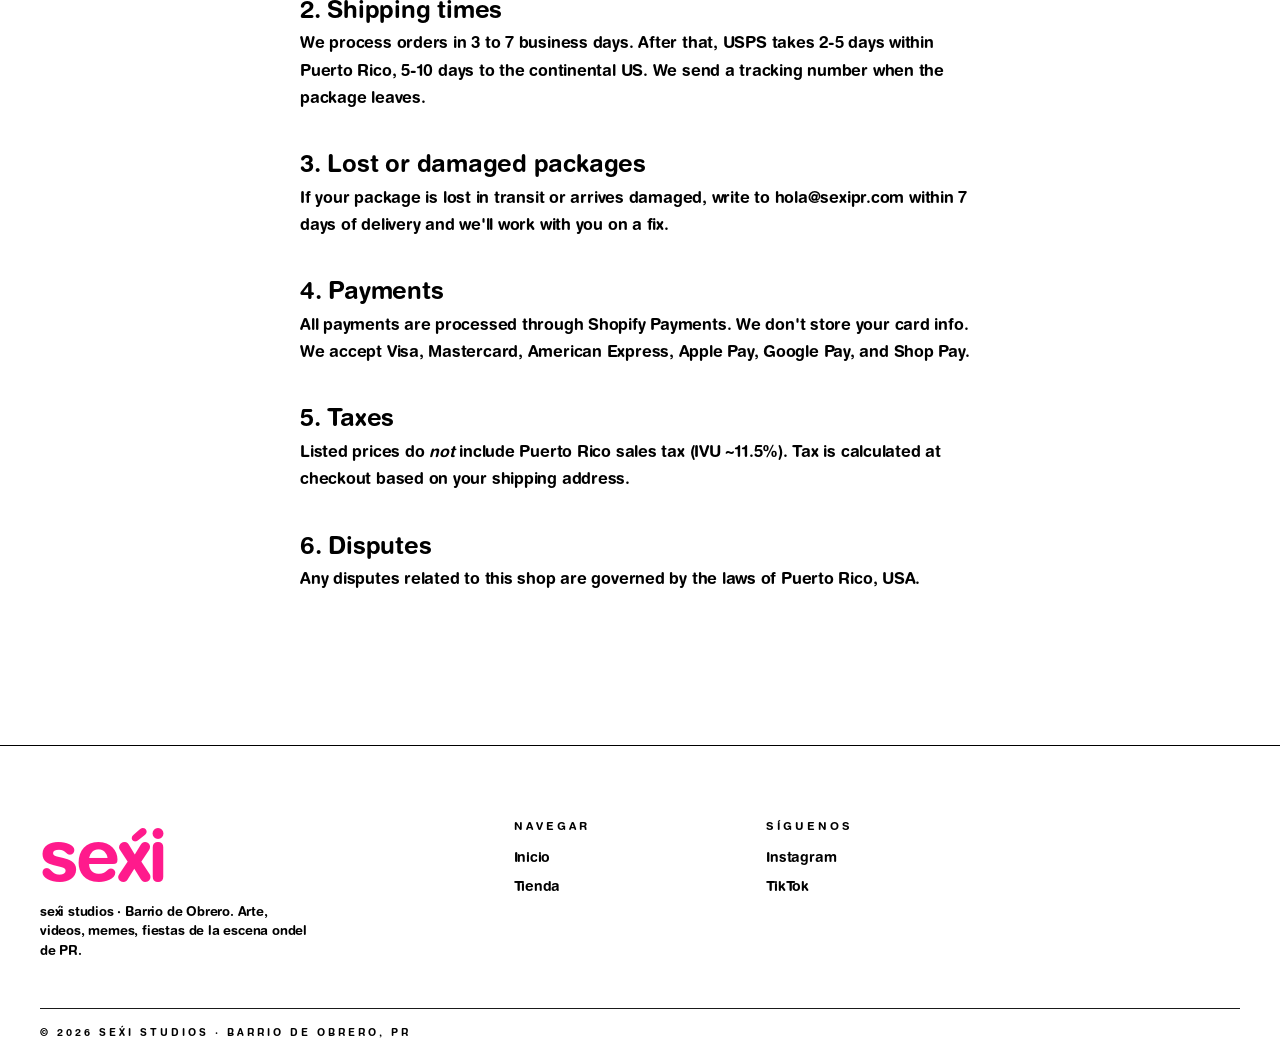
<file: terms.html>
<!DOCTYPE html>
<html lang="es">
<head>
  <meta charset="UTF-8">
  <meta name="viewport" content="width=device-width, initial-scale=1">
  <title>Términos — sexí</title>
  <meta name="description" content="Términos de venta de sexí studios.">
  <meta name="theme-color" content="#ffffff">
  <link rel="icon" href="assets/01-brand/logo-01.png" type="image/png">
  <link rel="stylesheet" href="styles.css?v=99">
</head>
<body class="theme-light">

  <header class="nav">
    <a href="index.html" class="nav__brand">se<span class="accent x-mark">x</span>i</a>
    <nav>
      <ul class="nav__menu" data-nav-menu>
        <li><a href="index.html" class="nav__link">Inicio</a></li>
        <li><a href="tienda.html" class="nav__link">Tienda</a></li>
      </ul>
    </nav>
    <div class="nav__right">
      <button class="nav__cart" type="button" data-count="0" aria-label="Carrito">
        <svg width="18" height="18" viewBox="0 0 24 24" fill="none" stroke="currentColor" stroke-width="2" stroke-linecap="round" stroke-linejoin="round"><circle cx="9" cy="21" r="1"></circle><circle cx="20" cy="21" r="1"></circle><path d="M1 1h4l2.68 13.39a2 2 0 0 0 2 1.61h9.72a2 2 0 0 0 2-1.61L23 6H6"></path></svg>
        <span class="nav__cart-count" aria-hidden="true"></span>
      </button>
      <button class="nav__burger" data-nav-burger aria-expanded="false" aria-label="Menú">
        <svg width="18" height="14" viewBox="0 0 18 14" fill="none"><path d="M0 1h18M0 7h18M0 13h18" stroke="currentColor" stroke-width="2"/></svg>
      </button>
    </div>
  </header>

  <section class="page-head shell">
    <p class="page-head__label">Legal</p>
    <h1 class="page-head__title">términos</h1>
    <p class="page-head__sub">Última actualización: <strong>abril 2026</strong></p>
  </section>

  <article class="shell" style="max-width: 720px; margin: 0 auto; padding: 40px 20px 80px; line-height: 1.7; font-size: 16px;">

    <h2 style="font-size: 24px; margin-top: 32px;">1. Las ventas son finales</h2>
    <p>Todas las ventas son finales. No aceptamos cambios ni devoluciones. Cada pieza está hecha en cantidades limitadas — cuando se acaba, se acaba.</p>

    <h2 style="font-size: 24px; margin-top: 32px;">2. Tiempos de envío</h2>
    <p>Procesamos las órdenes en <strong>3 a 7 días hábiles</strong>. Después de eso, USPS toma de 2 a 5 días dentro de Puerto Rico, y de 5 a 10 días para los Estados Unidos. Te mandamos el número de rastreo cuando el paquete sale.</p>

    <h2 style="font-size: 24px; margin-top: 32px;">3. Paquetes perdidos o dañados</h2>
    <p>Si tu paquete se pierde en el correo o llega dañado, escríbenos a <a href="mailto:hola@sexipr.com">hola@sexipr.com</a> dentro de 7 días de haber sido entregado y vamos a resolverlo contigo. Esto no significa devolución de dinero, pero buscamos la solución que tenga más sentido.</p>

    <h2 style="font-size: 24px; margin-top: 32px;">4. Pagos</h2>
    <p>Todos los pagos se procesan a través de <strong>Shopify Payments</strong>. No guardamos tu información de tarjeta. Aceptamos tarjetas Visa, Mastercard, American Express, Apple Pay, Google Pay y Shop Pay.</p>

    <h2 style="font-size: 24px; margin-top: 32px;">5. Impuestos</h2>
    <p>Los precios mostrados <em>no</em> incluyen IVU (impuesto de Puerto Rico, ~11.5%). El impuesto se calcula al pagar según tu dirección de envío.</p>

    <h2 style="font-size: 24px; margin-top: 32px;">6. Disputas</h2>
    <p>Cualquier disputa relacionada con esta tienda se rige por las leyes de Puerto Rico, USA.</p>

    <hr style="margin: 48px 0; border: 0; border-top: 1px solid var(--line);">

    <h1 style="font-size: 32px;">English</h1>

    <h2 style="font-size: 24px; margin-top: 24px;">1. All sales are final</h2>
    <p>All sales are final. We do not accept exchanges or returns. Each piece is made in limited quantities — when it's gone, it's gone.</p>

    <h2 style="font-size: 24px; margin-top: 32px;">2. Shipping times</h2>
    <p>We process orders in <strong>3 to 7 business days</strong>. After that, USPS takes 2-5 days within Puerto Rico, 5-10 days to the continental US. We send a tracking number when the package leaves.</p>

    <h2 style="font-size: 24px; margin-top: 32px;">3. Lost or damaged packages</h2>
    <p>If your package is lost in transit or arrives damaged, write to <a href="mailto:hola@sexipr.com">hola@sexipr.com</a> within 7 days of delivery and we'll work with you on a fix.</p>

    <h2 style="font-size: 24px; margin-top: 32px;">4. Payments</h2>
    <p>All payments are processed through <strong>Shopify Payments</strong>. We don't store your card info. We accept Visa, Mastercard, American Express, Apple Pay, Google Pay, and Shop Pay.</p>

    <h2 style="font-size: 24px; margin-top: 32px;">5. Taxes</h2>
    <p>Listed prices do <em>not</em> include Puerto Rico sales tax (IVU ~11.5%). Tax is calculated at checkout based on your shipping address.</p>

    <h2 style="font-size: 24px; margin-top: 32px;">6. Disputes</h2>
    <p>Any disputes related to this shop are governed by the laws of Puerto Rico, USA.</p>

  </article>

  <footer class="footer">
    <div class="footer__shell">
      <div>
        <p class="footer__brand">se<span class="pink x-mark">x</span>i</p>
        <p class="footer__tag"><span>se<span class="x-mark">x</span>i</span> studios · Barrio de Obrero. Arte, videos, memes, fiestas de la escena ondel de PR.</p>
      </div>
      <div class="footer__col">
        <h4>Navegar</h4>
        <ul>
          <li><a href="index.html">Inicio</a></li>
          <li><a href="tienda.html">Tienda</a></li>
        </ul>
      </div>
      <div class="footer__col">
        <h4>Síguenos</h4>
        <ul>
          <li><a href="https://instagram.com/sexi.pr" target="_blank" rel="noopener">Instagram</a></li>
          <li><a href="https://www.tiktok.com/@sexi.pr" target="_blank" rel="noopener">TikTok</a></li>        </ul>
      </div>
    </div>
    <div class="footer__bottom">
      <span>© 2026 <span class="pink">se<span class="x-mark">x</span>i</span> studios · barrio de obrero, PR</span>
    </div>
  </footer>

  <script src="shared.js?v=62" defer></script>
</body>
</html>
                                                                                                                                                                                                                                                                                                                    
</file>
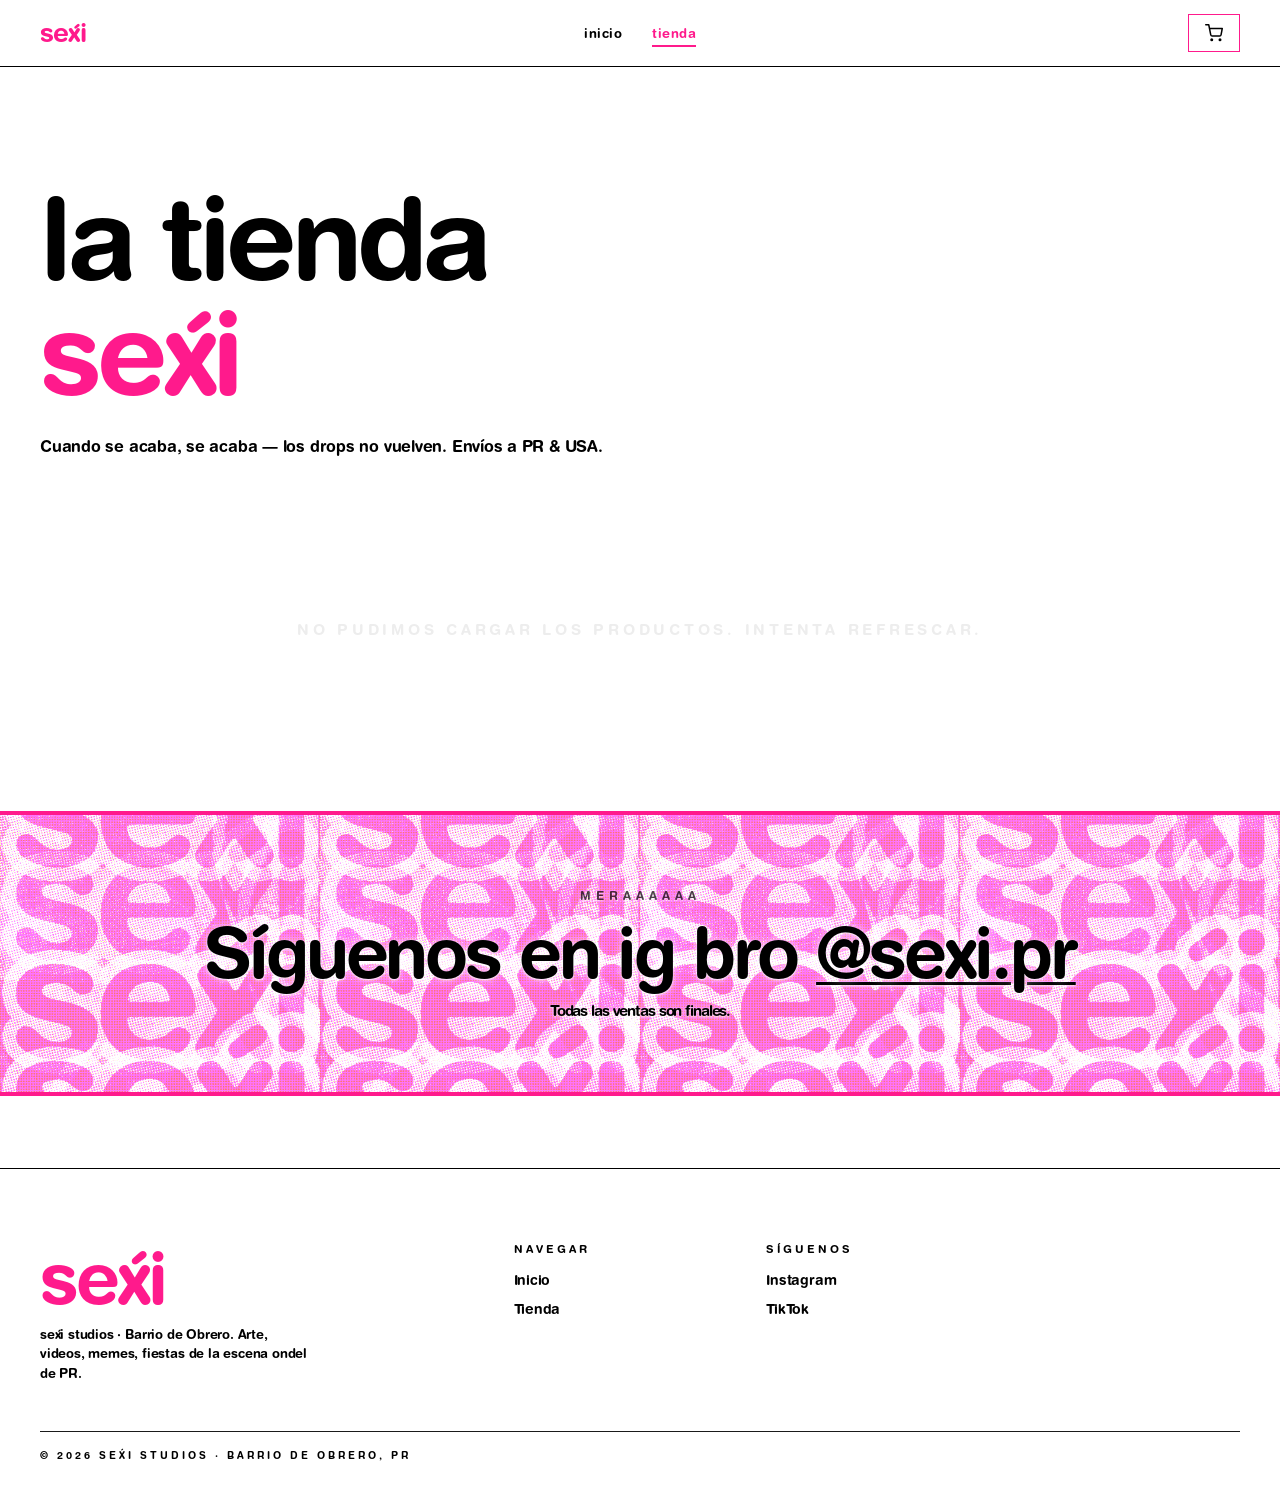
<file: tienda.html>
<!DOCTYPE html>
<html lang="es">
<head>
  <meta charset="UTF-8">
  <meta name="viewport" content="width=device-width, initial-scale=1">
  <title>Tienda — sexí · drops, tees, keychains &amp; cosas raras</title>
  <meta name="description" content="La tienda sexí — drops por pillar, ediciones limitadas, con cariño desde Santurce. Envíos a PR y USA.">
  <meta name="theme-color" content="#ffffff">
  <meta property="og:title" content="Tienda — sexí">
  <meta property="og:description" content="sexí studios · Barrio de Obrero. Drops por pillar. Ediciones limitadas.">
  <meta property="og:type" content="website">
  <meta property="og:url" content="https://sexipr.com/tienda">
  <meta property="og:image" content="assets/og-image.jpg">
  <meta property="og:image:width" content="1200">
  <meta property="og:image:height" content="630">
  <meta name="twitter:image" content="assets/og-image.jpg">
  <link rel="icon" type="image/png" sizes="32x32" href="assets/favicon/favicon-32.png">
  <link rel="icon" type="image/png" sizes="16x16" href="assets/favicon/favicon-16.png">
  <link rel="apple-touch-icon" sizes="180x180" href="assets/favicon/favicon-180.png">
  <link rel="icon" type="image/png" sizes="512x512" href="assets/favicon/favicon-512.png">
  <link rel="stylesheet" href="styles.css?v=100">
</head>
<body class="theme-light">

  <!-- ===== NAV ===== -->
  <header class="nav">
    <a href="index.html" class="nav__brand">se<span class="accent x-mark">x</span>i</a>
    <nav>
      <ul class="nav__menu" data-nav-menu>
        <li><a href="index.html" class="nav__link">Inicio</a></li>
        <li><a href="tienda.html" class="nav__link">Tienda</a></li>
      </ul>
    </nav>
    <div class="nav__right">
      <button class="nav__cart" type="button" data-count="0" aria-label="Carrito">
        <svg width="18" height="18" viewBox="0 0 24 24" fill="none" stroke="currentColor" stroke-width="2" stroke-linecap="round" stroke-linejoin="round"><circle cx="9" cy="21" r="1"></circle><circle cx="20" cy="21" r="1"></circle><path d="M1 1h4l2.68 13.39a2 2 0 0 0 2 1.61h9.72a2 2 0 0 0 2-1.61L23 6H6"></path></svg>
        <span class="nav__cart-count" aria-hidden="true"></span>
      </button>
      <button class="nav__burger" data-nav-burger aria-expanded="false" aria-label="Menú">
        <svg width="18" height="14" viewBox="0 0 18 14" fill="none"><path d="M0 1h18M0 7h18M0 13h18" stroke="currentColor" stroke-width="2"/></svg>
      </button>
    </div>
  </header>

  <!-- ===== LOOKBOOK HERO ===== -->
  <section class="shop-hero shell">
    <h1 class="shop-hero__title">la tienda<br><span class="pink">se<span class="x-mark">x</span>i</span></h1>
    <p class="shop-hero__lede">
      Cuando se acaba, se acaba — los drops no vuelven.
      Envíos a PR &amp; USA.
    </p>
  </section>

  <!-- ===== STORE GRID =====
       Cards are rendered dynamically from products.json by shared.js.
       To add/edit products, use the admin at /admin (Phase 2: requires GitHub).
  -->
  <section class="shop-grid-section shell" data-reveal>
    <div class="shop-grid" data-shop-grid>
      <!-- products injected here on page load -->
    </div>
    <p class="shop-grid__empty" data-shop-empty hidden>No hay piezas en esta categoría — por ahora.</p>
  </section>

  <!-- ===== SHOP FOOTER NOTE ===== -->
  <section class="manifesto manifesto--slim manifesto--preview shell" data-reveal style="margin-top: 96px;">
    <div class="manifesto__inner">
      <p class="manifesto__eyebrow">MERAAAAAA</p>
      <h2 class="manifesto__title">Síguenos en ig bro <a href="https://instagram.com/sexi.pr" target="_blank" rel="noopener">@sexi.pr</a></h2>
      <p class="manifesto__sub">Todas las ventas son finales.</p>
    </div>
  </section>

  <!-- ===== FOOTER ===== -->
  <footer class="footer">
    <div class="footer__shell">
      <div>
        <p class="footer__brand">se<span class="pink x-mark">x</span>i</p>
        <p class="footer__tag"><span>se<span class="x-mark">x</span>i</span> studios · Barrio de Obrero. Arte, videos, memes, fiestas de la escena ondel de PR.</p>
      </div>
      <div class="footer__col">
        <h4>Navegar</h4>
        <ul>
          <li><a href="index.html">Inicio</a></li>
          <li><a href="tienda.html">Tienda</a></li>
        </ul>
      </div>
      <div class="footer__col">
        <h4>Síguenos</h4>
        <ul>
          <li><a href="https://instagram.com/sexi.pr" target="_blank" rel="noopener">Instagram</a></li>
          <li><a href="https://www.tiktok.com/@sexi.pr" target="_blank" rel="noopener">TikTok</a></li>        </ul>
      </div>
    </div>
    <div class="footer__bottom">
      <span>© 2026 <span class="pink">se<span class="x-mark">x</span>i</span> studios · barrio de obrero, PR</span>
    </div>
  </footer>

  <script>
    // Shopify config — used by shared.js to fetch products and build cart checkout URLs
    window.__sexiShopConfig = {
      shopify_shop: 'sexipr.myshopify.com',
      shopify_storefront_token: '74b3c016f5e9a3f48baccc0850528fba',
      shopify_api_version: '2024-10'
    };
  </script>
  <script src="shared.js?v=62" defer></script>
</body>
</html>
                                                                                                                                                                                                                                                                                                                                                                                                                                                                                                                                                                                                                                                                                                                                                                                                                                                                                                                                                                                                                                                                                                                                                                                                                                                                                                                                                                                                                                                                                                                                                                                                                                                                                                                                                                                                                                                                                                                                                                                                                                                                                                                                                                                                                                                                                                                                                                                                                                                                                                                                                                                                                                                                                                                                                                                                                                                                                                                                                                                                                                                                                                                                                                                                                                                                                                                                                                                                                                                                                                                                                                                                                                                                                                                                                                                                                                                                                                                                                                                                                                                                                                                                                                                      
</file>
<file: styles.css>
/* ============================================
   sexí v9 — multipage site
   design system
   - hot pink #FF1A8C on pure black #000000
   - one font: Helvetica Rounded Bold (display + body + editorial)
   - hierarchy via size + tracking + stroke/fill (see DESIGN.md)
   - Rolling Stone-inspired editorial article grid
   ============================================ */

/* ===== FONT — Helvetica Rounded Bold (single weight, whole site) =====
   local() fallbacks come first so file:// previews resolve to the OS-installed copy
   when Chrome's CORS policy blocks loading the file via @font-face. */
@font-face {
  font-family: 'Helvetica Rounded Bold';
  src: local('Helvetica Rounded Bold'),
       local('HelveticaRounded-Bold'),
       url('assets/fonts/HelveticaRoundedBold.woff2') format('woff2'),
       url('assets/fonts/HelveticaRoundedBold.otf') format('opentype');
  /* Claim the full weight range 100–900. The font only ships Bold, but
     without this the browser silently falls back to system Helvetica/Arial
     for every element that declares font-weight: 400/500/600 (~20 spots in
     this sheet). With the range, every request resolves to Bold. */
  font-weight: 100 900;
  font-style: normal;
  font-display: swap;
}

/* ===== TOKENS ===== */
:root {
  /* core palette */
  --pink: #FF1A8C;
  --pink-hot: #FF3DA3;
  --pink-deep: #C8006A;
  --pink-wash: rgba(255, 26, 140, 0.18);
  --black: #000000;
  --black-soft: #0A0A0A;
  --white: #FFFFFF;
  --gold: #F5C842;

  /* neutrals for type only */
  --text-body: #EDEDED;
  --text-dim: #9A9A9A;
  --text-faint: #555555;
  --line: #1A1A1A;
  --line-pink: rgba(255, 26, 140, 0.25);

  /* font — Helvetica Rounded Bold (one face, whole site). Four aliases kept so every
     legacy rule resolves to the same font without requiring a cascade rewrite. */
  --font-display:   'Helvetica Rounded Bold', Helvetica, Arial, sans-serif;
  --font-body:      'Helvetica Rounded Bold', Helvetica, Arial, sans-serif;
  --font-editorial: 'Helvetica Rounded Bold', Helvetica, Arial, sans-serif;
  --font-serif:     'Helvetica Rounded Bold', Helvetica, Arial, sans-serif;

  /* spacing scale (tight, not generous) */
  --s-1: 4px;
  --s-2: 8px;
  --s-3: 12px;
  --s-4: 16px;
  --s-5: 24px;
  --s-6: 32px;
  --s-7: 48px;
  --s-8: 72px;
  --s-9: 120px;

  /* radii — almost zero, brutalist */
  --r-0: 0;
  --r-1: 2px;
  --r-pill: 999px;

  /* layout */
  --gutter: clamp(22px, 4.5vw, 40px);
  --gutter-lg: clamp(32px, 6vw, 64px);
  --max-w: 1440px;
}

/* ===== RESET ===== */
*, *::before, *::after { box-sizing: border-box; }
html, body { margin: 0; padding: 0; }
html {
  scroll-behavior: smooth;
  -webkit-text-size-adjust: 100%;
  background: var(--black);
}
body {
  background: var(--black);
  color: var(--text-body);
  font-family: var(--font-body);
  font-size: 15px;
  line-height: 1.55;
  -webkit-font-smoothing: antialiased;
  -moz-osx-font-smoothing: grayscale;
  overflow-x: hidden;
}
img, video { max-width: 100%; display: block; }
a { color: inherit; text-decoration: none; }
button { font: inherit; color: inherit; background: none; border: 0; cursor: pointer; padding: 0; }
/* Form controls + lesser-known text-bearing elements don't inherit typography
   from body by default — force them to use Helvetica Rounded Bold like
   everything else on the page. Without this, iOS Safari falls back to
   -apple-system (San Francisco) and Windows Chrome falls back to Segoe UI
   on any input/select/textarea/fieldset/legend. */
input, select, textarea, optgroup, fieldset, legend {
  font: inherit;
  color: inherit;
}
/* Placeholders in iOS Safari/Chrome use the system font unless explicitly
   told otherwise — opt them into the family too. */
::placeholder { font-family: inherit; }
::selection { background: var(--pink); color: var(--white); }

/* ===== TYPE ===== */
h1, h2, h3, h4 { margin: 0; font-weight: 400; }
p { margin: 0; }
.label {
  display: inline-block;
  font-family: var(--font-editorial);
  font-size: 11px;
  letter-spacing: 4px;
  text-transform: uppercase;
  color: var(--text-dim);
  padding: 4px 10px;
  border: 1px solid transparent;
  border-radius: var(--r-pill);
  transition: all .2s ease;
}
.label--pink {
  color: var(--pink);
  border-color: var(--line-pink);
}
.sr {
  position: absolute !important;
  width: 1px; height: 1px; padding: 0; margin: -1px;
  overflow: hidden; clip: rect(0,0,0,0); white-space: nowrap; border: 0;
}

/* ===== LAYOUT HELPERS ===== */
.shell {
  max-width: var(--max-w);
  margin: 0 auto;
  padding: 0 var(--gutter);
}
.divider {
  height: 1px;
  background: var(--line-pink);
  border: 0;
  margin: 0;
}

/* ===== HALFTONE PATTERN ===== */
/* The sexí-art-02 halftone wordmark used as texture. */
.halftone {
  background-image: url('assets/05-social-archive/sexi-art/sexi-art-02.jpg');
  background-size: 320px auto;
  background-repeat: repeat;
}
.halftone--strip {
  height: 56px;
  background-image: url('assets/05-social-archive/sexi-art/sexi-art-02.jpg');
  background-size: auto 56px;
  background-repeat: repeat-x;
  image-rendering: pixelated;
}

/* ===== NAV ===== */
.nav {
  position: fixed;
  top: 0; left: 0; right: 0;
  z-index: 50;
  display: flex;
  align-items: center;
  justify-content: space-between;
  padding: 14px var(--gutter);
  background: rgba(0, 0, 0, 0.72);
  backdrop-filter: blur(12px);
  -webkit-backdrop-filter: blur(12px);
}
.nav__brand {
  font-family: var(--font-display);
  font-weight: 500;
  font-size: 26px;
  color: var(--pink);
  line-height: 1;
  letter-spacing: -0.045em;
  text-transform: lowercase;
  transition: transform .15s ease;
}
.nav__brand:hover { transform: translateY(-1px); }
.nav__brand .accent { color: inherit; }
.nav__menu {
  display: flex;
  gap: 2px;
  list-style: none;
  margin: 0; padding: 0;
}
.nav__link {
  position: relative;
  font-family: var(--font-body);
  font-size: 13px;
  font-weight: 500;
  letter-spacing: 0.5px;
  text-transform: lowercase;
  padding: 10px 14px;
  color: var(--text-body);
  transition: color .15s ease;
  border-radius: var(--r-1);
}
.nav__link::after {
  content: '';
  position: absolute;
  left: 14px; right: 14px;
  bottom: 4px;
  height: 2px;
  background: var(--pink);
  transform: scaleX(0);
  transform-origin: left center;
  transition: transform .2s ease;
}
.nav__link:hover { color: var(--pink); }
.nav__link:hover::after { transform: scaleX(1); }
.nav__link[aria-current="page"] {
  color: var(--pink);
}
.nav__link[aria-current="page"]::after {
  transform: scaleX(1);
}
.nav__right {
  display: flex;
  align-items: center;
  gap: 8px;
}
.nav__burger { display: none; }

/* ===== BUTTONS ===== */
.btn {
  display: inline-flex;
  align-items: center;
  gap: 10px;
  font-family: var(--font-editorial);
  font-size: 13px;
  letter-spacing: 3px;
  text-transform: uppercase;
  padding: 14px 22px;
  line-height: 1;
  border: 1px solid currentColor;
  border-radius: var(--r-pill);
  transition: all .15s ease;
}
.btn--pink {
  background: var(--pink);
  color: var(--white);
  border-color: var(--pink);
}
.btn--pink:hover {
  background: var(--pink-hot);
}
.btn--ghost {
  background: transparent;
  color: var(--white);
  border-color: var(--white);
}
.btn--ghost:hover {
  background: var(--white);
  color: var(--black);
}

/* ===== HOME HERO ===== */
.hero {
  position: relative;
  /* Stack viewport units so the hero always fills the FULL physical
     screen on iPhone — even when Safari's URL bar collapses. lvh = the
     largest dynamic viewport, so on initial load (URL bar visible) the
     hero overflows below the fold a bit (invisible) and on subsequent
     scroll-up the URL bar collapse reveals zero black/white strip. */
  min-height: 100vh;
  min-height: 100svh;
  min-height: 100dvh;
  min-height: 100lvh;
  display: flex;
  align-items: center;
  justify-content: center;
  overflow: hidden;
  isolation: isolate;
  background: #000;
}
.hero__video {
  position: absolute;
  inset: 0;
  width: 100%; height: 100%;
  object-fit: cover;
  z-index: 1;
  filter: saturate(1.1) contrast(1.05);
}
.hero__scrim {
  position: absolute; inset: 0;
  z-index: 2;
  background: rgba(0, 0, 0, 0.25);
  pointer-events: none;
}
.hero__halftone {
  position: absolute; inset: 0;
  z-index: 3;
  opacity: 0.18;
  mix-blend-mode: multiply;
  pointer-events: none;
}
.hero__content {
  position: relative;
  z-index: 4;
  text-align: center;
  padding: 0 var(--gutter);
}
.hero__wordmark {
  font-family: var(--font-display);
  font-weight: 500;
  font-size: clamp(120px, 26vw, 440px);
  line-height: 0.88;
  color: var(--pink);
  letter-spacing: -0.045em;
  margin: 0;
  text-transform: lowercase;
}
.hero__wordmark .accent { color: inherit; }
.hero__cta {
  margin-top: var(--s-6);
  display: inline-flex;
  gap: 12px;
  flex-wrap: wrap;
  justify-content: center;
}
.hero__scroll {
  position: absolute;
  left: 50%; bottom: 28px;
  transform: translateX(-50%);
  z-index: 4;
  font-family: var(--font-editorial);
  font-size: 12px;
  letter-spacing: 4px;
  color: var(--white);
  text-transform: uppercase;
  display: flex;
  align-items: center;
  gap: 8px;
  animation: bob 2.4s ease-in-out infinite;
}
.hero__scroll::after {
  content: '';
  display: inline-block;
  width: 10px; height: 10px;
  border-right: 2px solid var(--pink);
  border-bottom: 2px solid var(--pink);
  transform: rotate(45deg);
  margin-top: -4px;
}
@keyframes bob {
  0%, 100% { transform: translateX(-50%) translateY(0); }
  50%      { transform: translateX(-50%) translateY(8px); }
}
.hero__corner {
  position: absolute;
  z-index: 4;
  font-family: var(--font-editorial);
  font-size: 10px;
  letter-spacing: 3px;
  color: var(--text-faint);
  text-transform: uppercase;
}
.hero__corner--tl { top: 80px; left: var(--gutter); }
.hero__corner--tr { top: 80px; right: var(--gutter); text-align: right; }
.hero__corner--bl { bottom: 24px; left: var(--gutter); }
.hero__corner--br { bottom: 24px; right: var(--gutter); text-align: right; }

/* ===== TICKER (below hero) ===== */
.ticker {
  position: relative;
  height: 72px;
  overflow: hidden;
  border-top: 1px solid var(--black);
  border-bottom: 1px solid var(--black);
  background: var(--black);
}
.ticker::before {
  content: '';
  position: absolute;
  inset: 0;
  background-image: url('assets/05-social-archive/sexi-art/sexi-art-02.jpg');
  background-repeat: repeat;
  background-size: auto 72px;
  background-position: 0 center;
  animation: ticker 40s linear infinite;
}
.ticker__track { display: none; }
@keyframes ticker {
  0%   { background-position: 0 center; }
  100% { background-position: -2000px center; }
}

/* ===== PILLAR GRID (home) ===== */
.section {
  padding: var(--s-9) 0 var(--s-8);
  position: relative;
}
.section__head {
  display: flex;
  align-items: baseline;
  justify-content: space-between;
  margin-bottom: var(--s-6);
  gap: var(--s-5);
  flex-wrap: wrap;
  padding-top: var(--s-4);
  border-top: 1px solid var(--line);
}
.section__title {
  font-family: var(--font-display);
  font-weight: 700;
  font-size: clamp(36px, 5vw, 68px);
  letter-spacing: -0.045em;
  color: var(--white);
  text-transform: lowercase;
  line-height: 0.98;
}
.section__title .pink { color: var(--pink); }
.pink { color: var(--pink); }

/* ===== X-MARK — acute accent drawn in same Helvetica Rounded Bold glyph, positioned above x ===== */
.x-mark {
  position: relative;
  display: inline-block;
  line-height: 0.88;
  vertical-align: baseline;
}
.x-mark::after {
  content: '\B4';
  position: absolute;
  left: 67%;
  top: -0.02em;
  transform: translate(-50%, 0) rotate(-4deg);
  transform-origin: center 60%;
  font-family: inherit;
  font-weight: inherit;
  font-size: 0.95em;
  color: inherit;
  line-height: 1;
  pointer-events: none;
}
.section__sub {
  font-family: var(--font-body);
  font-size: 14px;
  line-height: 1.5;
  color: var(--text-dim);
  max-width: 420px;
}

.pillars {
  display: grid;
  grid-template-columns: repeat(12, 1fr);
  gap: 2px;
  background: var(--line);
  border: 1px solid var(--line);
}
.pillar {
  position: relative;
  background: var(--black);
  padding: var(--s-6) var(--s-5);
  min-height: 260px;
  display: flex;
  flex-direction: column;
  justify-content: space-between;
  gap: var(--s-4);
  transition: background .2s ease;
  overflow: hidden;
  cursor: pointer;
  outline: 1px solid transparent;
  outline-offset: -1px;
}
.pillar:hover,
.pillar:focus-visible { background: var(--black-soft); outline-color: var(--pink); }
.pillar:hover .pillar__img { opacity: 0.32; }
.pillar:hover .label--pink { background: var(--pink); color: var(--white); }
.pillar[data-size="lg"] { grid-column: span 6; min-height: 360px; }
.pillar[data-size="md"] { grid-column: span 4; }
.pillar[data-size="sm"] { grid-column: span 3; }
.pillar[data-size="wide"] { grid-column: span 8; }

.pillar__no {
  font-family: var(--font-editorial);
  font-size: 11px;
  letter-spacing: 3px;
  color: var(--text-faint);
}
.pillar__title {
  font-family: var(--font-display);
  font-size: clamp(28px, 3.2vw, 48px);
  color: var(--pink);
  line-height: 0.95;
  letter-spacing: -0.045em;
}
.pillar__desc {
  font-family: var(--font-body);
  font-size: 13px;
  color: var(--text-body);
  max-width: 32ch;
}
.pillar__img {
  position: absolute;
  inset: 0;
  width: 100%; height: 100%;
  object-fit: cover;
  opacity: 0.22;
  z-index: 0;
  pointer-events: none;
  filter: saturate(1.2);
}
.pillar > * { position: relative; z-index: 1; }

/* ===== MANIFESTO BLOCK ===== */
.manifesto {
  padding: var(--s-9) var(--gutter);
  background: var(--pink);
  color: var(--black);
  text-align: center;
  position: relative;
  overflow: hidden;
}
.manifesto::before,
.manifesto::after {
  content: '';
  position: absolute;
  left: 0; right: 0;
  height: 20px;
  background-image: url('assets/05-social-archive/sexi-art/sexi-art-02.jpg');
  background-size: auto 120px;
  background-repeat: repeat-x;
  opacity: 0.9;
  mix-blend-mode: multiply;
}
.manifesto::before { top: 0; }
.manifesto::after  { bottom: 0; transform: scaleY(-1); }
.manifesto__line {
  font-family: var(--font-display);
  font-weight: 500;
  font-size: clamp(40px, 8vw, 140px);
  line-height: 0.95;
  letter-spacing: -0.045em;
}
.manifesto__tag {
  margin-top: var(--s-5);
  font-family: var(--font-editorial);
  font-size: 13px;
  letter-spacing: 5px;
  text-transform: uppercase;
}

/* ===== EVENTS FEED ===== */
.events {
  padding-top: var(--s-9);
  padding-bottom: var(--s-9);
}
.event {
  position: relative;
  display: grid;
  grid-template-columns: 120px 1fr 180px auto;
  align-items: center;
  gap: var(--s-5);
  padding: var(--s-5) var(--s-4);
  margin: 0 calc(var(--s-4) * -1);
  border-bottom: 1px solid var(--line);
  transition: background .15s ease, transform .15s ease;
  cursor: pointer;
}
.event::before {
  content: '';
  position: absolute;
  left: 0; top: 0; bottom: 0;
  width: 3px;
  background: var(--pink);
  transform: scaleY(0);
  transform-origin: center;
  transition: transform .2s ease;
}
.event:hover {
  background: var(--black-soft);
}
.event:hover::before { transform: scaleY(1); }
.event__date {
  font-family: var(--font-editorial);
  font-size: 14px;
  letter-spacing: 3px;
  color: var(--pink);
  line-height: 1.1;
  text-transform: uppercase;
}
.event__date .d { font-size: 32px; display: block; color: var(--white); letter-spacing: -1px; }
.event__title {
  font-family: var(--font-display);
  font-size: clamp(26px, 3.4vw, 42px);
  color: var(--white);
  line-height: 0.95;
  letter-spacing: -0.045em;
}
.event__title .tag {
  display: inline-block;
  font-family: var(--font-editorial);
  font-size: 11px;
  letter-spacing: 3px;
  color: var(--pink);
  vertical-align: middle;
  margin-left: var(--s-3);
  padding: 3px 8px;
  border: 1px solid var(--pink);
  border-radius: var(--r-pill);
  text-transform: uppercase;
}
.event__meta {
  font-family: var(--font-body);
  font-size: 13px;
  color: var(--text-dim);
}
.event__meta .venue { color: var(--text-body); display: block; }
.event__cta {
  font-family: var(--font-editorial);
  font-size: 12px;
  letter-spacing: 3px;
  text-transform: uppercase;
  padding: 10px 16px;
  border: 1px solid var(--pink);
  border-radius: var(--r-pill);
  color: var(--pink);
  white-space: nowrap;
}
.event__cta:hover {
  background: var(--pink);
  color: var(--white);
}
.event[data-status="past"] { opacity: 0.55; }
.event[data-status="past"] .event__cta {
  color: var(--text-dim);
  border-color: var(--text-faint);
}

.events-filter {
  display: flex;
  flex-wrap: wrap;
  gap: var(--s-3);
  margin-bottom: var(--s-5);
}
.events-filter__btn {
  background: transparent;
  color: var(--text-body);
  border: 1px solid rgba(255,255,255,0.22);
  padding: 10px 22px;
  font-family: var(--font-body);
  font-size: 13px;
  font-weight: 600;
  letter-spacing: 2px;
  text-transform: uppercase;
  cursor: pointer;
  border-radius: 0;
  transition: background 0.18s ease, color 0.18s ease, border-color 0.18s ease;
}
.events-filter__btn:hover {
  color: var(--white);
  border-color: var(--white);
}
.events-filter__btn[aria-pressed="true"] {
  background: var(--pink);
  color: var(--white);
  border-color: var(--pink);
}

/* ===== COMUNIDAD — MASTHEAD ===== */
.masthead {
  padding-top: var(--s-9);
  padding-bottom: var(--s-9);
}
.masthead__intro {
  max-width: 60ch;
  margin: 0 0 var(--s-7);
  font-family: var(--font-body);
  font-size: clamp(18px, 2vw, 22px);
  line-height: 1.45;
  color: var(--text-body);
}
.masthead__intro em {
  font-style: normal;
  color: var(--pink);
  font-family: var(--font-display);
  font-size: 1.1em;
}
.roster {
  display: grid;
  grid-template-columns: repeat(6, 1fr);
  gap: 2px;
  background: var(--line);
  border: 1px solid var(--line);
}
.member {
  position: relative;
  aspect-ratio: 3 / 4;
  background: var(--black);
  overflow: hidden;
  cursor: pointer;
}
.member__img {
  position: absolute;
  inset: 0;
  width: 100%; height: 100%;
  object-fit: cover;
  filter: saturate(0.9) contrast(1.05);
  transition: filter .25s ease, transform .4s ease;
}
.member:hover .member__img {
  filter: saturate(1.3) contrast(1.1);
  transform: scale(1.05);
}
.member__overlay {
  position: absolute;
  left: 0; right: 0; bottom: 0;
  height: 38%;
  background: rgba(0, 0, 0, 0.7);
  z-index: 1;
}
.member__hot {
  position: absolute;
  inset: 0;
  background: var(--pink-wash);
  mix-blend-mode: multiply;
  opacity: 0.3;
  z-index: 2;
  transition: opacity .2s ease;
}
.member:hover .member__hot { opacity: 0.6; }
.member__info {
  position: absolute;
  left: 12px; right: 12px; bottom: 10px;
  z-index: 3;
}
.member__name {
  font-family: var(--font-display);
  font-size: 18px;
  color: var(--white);
  line-height: 1;
  letter-spacing: -0.045em;
}
.member__handle {
  font-family: var(--font-body);
  font-size: 11px;
  color: var(--pink);
  letter-spacing: 1px;
  margin-top: 2px;
}
.member__wm {
  position: absolute;
  top: 10px; right: 10px;
  font-family: var(--font-display);
  font-size: 16px;
  color: var(--pink);
  mix-blend-mode: screen;
  z-index: 3;
  transform: rotate(-8deg);
}

/* ===== TIENDA — DROP CARDS ===== */
.drops {
  padding-top: var(--s-9);
  padding-bottom: var(--s-9);
}
.drop-grid {
  display: grid;
  grid-template-columns: repeat(12, 1fr);
  gap: var(--s-5);
}
.drop {
  grid-column: span 6;
  display: flex;
  flex-direction: column;
  gap: var(--s-4);
  text-decoration: none;
  transition: transform .2s ease;
}
.drop:hover { transform: translateY(-4px); }
.drop:hover .drop__title { color: var(--pink); }
.drop[data-feature="true"] { grid-column: span 12; }
.drop[data-size="sm"] { grid-column: span 4; }

.drop__img {
  position: relative;
  aspect-ratio: 4/5;
  overflow: hidden;
  background: var(--black-soft);
}
.drop[data-feature="true"] .drop__img { aspect-ratio: 16/7; }
.drop[data-size="sm"] .drop__img { aspect-ratio: 1/1; }
.drop__img img {
  width: 100%; height: 100%;
  object-fit: cover;
  transition: transform .5s ease, filter .3s ease;
}
.drop:hover .drop__img img {
  transform: scale(1.04);
  filter: saturate(1.2);
}
/* placeholder img — used until real product photos land */
.drop__img--placeholder {
  background: #1a0712; /* flat deep plum — no gradient */
  display: flex;
  align-items: center;
  justify-content: center;
}
.drop__img--placeholder .drop__logo {
  width: 38%;
  height: auto;
  opacity: 0.35;
  object-fit: contain;
  transition: opacity .3s ease, transform .5s ease;
}
.drop:hover .drop__img--placeholder .drop__logo {
  opacity: 0.6;
  transform: scale(1.06);
  filter: none;
}
.drop__tag {
  position: absolute;
  top: 12px; left: 12px;
  font-family: var(--font-editorial);
  font-size: 11px;
  letter-spacing: 3px;
  text-transform: uppercase;
  background: var(--pink);
  color: var(--white);
  padding: 5px 10px;
  border-radius: var(--r-pill);
  z-index: 2;
}
.drop__tag--soldout { background: var(--black); border: 1px solid var(--white); color: var(--white); }
.drop__tag--soon { background: transparent; border: 1px solid var(--pink); color: var(--pink); }
.drop__title {
  font-family: var(--font-display);
  font-size: clamp(24px, 2.5vw, 36px);
  color: var(--white);
  line-height: 0.95;
  letter-spacing: -0.045em;
}
.drop__meta {
  font-family: var(--font-editorial);
  font-size: 12px;
  letter-spacing: 3px;
  text-transform: uppercase;
  color: var(--text-dim);
  display: flex;
  justify-content: space-between;
}
.drop__meta .price { color: var(--pink); }

/* ===== PILLAR SHOWCASE (home, below events) ===== */
.dump {
  padding-top: var(--s-9);
  padding-bottom: 0;
  position: relative;
}
.dump__grid {
  display: grid;
  grid-template-columns: repeat(8, 1fr);
  grid-auto-rows: 120px;
  gap: 2px;
}
.dump__item {
  background: var(--black-soft);
  overflow: hidden;
  position: relative;
}
.dump__item img {
  width: 100%; height: 100%;
  object-fit: cover;
  transition: transform .4s ease, filter .3s ease;
}
.dump__item:hover img {
  transform: scale(1.08);
  filter: saturate(1.3) contrast(1.1);
}
.dump__item[data-span="2x2"] { grid-column: span 2; grid-row: span 2; }
.dump__item[data-span="3x2"] { grid-column: span 3; grid-row: span 2; }
.dump__item[data-span="2x1"] { grid-column: span 2; }
.dump__item[data-span="3x1"] { grid-column: span 3; }

/* ===== FOOTER ===== */
.footer {
  background: var(--black);
  border-top: 1px solid var(--line);
  padding: var(--s-8) var(--gutter) var(--s-5);
  margin-top: var(--s-8);
}
.footer__shell {
  max-width: var(--max-w);
  margin: 0 auto;
  display: grid;
  grid-template-columns: 2fr 1fr 1fr 1fr;
  gap: var(--s-6);
}
.footer__brand {
  font-family: var(--font-display);
  font-weight: 500;
  font-size: 72px;
  color: var(--pink);
  line-height: 0.9;
  letter-spacing: -0.045em;
}
.footer__tag {
  font-family: var(--font-body);
  font-size: 13px;
  color: var(--text-dim);
  margin-top: var(--s-3);
  max-width: 34ch;
}
.footer__col h4 {
  font-family: var(--font-editorial);
  font-size: 11px;
  letter-spacing: 3px;
  color: var(--text-dim);
  text-transform: uppercase;
  margin-bottom: var(--s-3);
}
.footer__col ul { list-style: none; padding: 0; margin: 0; display: flex; flex-direction: column; gap: 6px; }
.footer__col a {
  font-family: var(--font-body);
  font-size: 14px;
  color: var(--text-body);
}
.footer__col a:hover { color: var(--pink); }
.footer__bottom {
  max-width: var(--max-w);
  margin: var(--s-7) auto 0;
  padding-top: var(--s-4);
  border-top: 1px solid var(--line);
  display: flex;
  justify-content: space-between;
  flex-wrap: wrap;
  gap: var(--s-3);
  font-family: var(--font-editorial);
  font-size: 10px;
  letter-spacing: 3px;
  color: var(--text-faint);
  text-transform: uppercase;
}

/* ===== PAGE HEAD (sub-pages) ===== */
.page-head {
  padding-top: calc(var(--s-9) + 60px);
  padding-bottom: var(--s-6);
  border-bottom: 1px solid var(--line);
}
.page-head__label {
  display: inline-flex;
  align-items: center;
  gap: 8px;
  font-family: var(--font-editorial);
  font-size: 11px;
  letter-spacing: 5px;
  color: var(--pink);
  text-transform: uppercase;
  margin-bottom: var(--s-3);
  padding: 6px 12px;
  border: 1px solid var(--line-pink);
  border-radius: var(--r-pill);
}
.page-head__label::before {
  content: '';
  display: inline-block;
  width: 6px; height: 6px;
  background: var(--pink);
  border-radius: 50%;
  animation: pulse 1.8s ease-in-out infinite;
}
@keyframes pulse {
  0%, 100% { opacity: 1; transform: scale(1); }
  50% { opacity: 0.4; transform: scale(0.75); }
}
.page-head__title {
  font-family: var(--font-display);
  font-weight: 500;
  font-size: clamp(52px, 9vw, 140px);
  line-height: 0.92;
  color: var(--white);
  letter-spacing: -0.045em;
  text-transform: lowercase;
}
.page-head__sub {
  max-width: 60ch;
  margin-top: var(--s-4);
  font-family: var(--font-body);
  font-size: 16px;
  color: var(--text-body);
  line-height: 1.5;
}
.page-head__sub em {
  font-family: var(--font-body);
  font-weight: 600;
  font-style: normal;
  letter-spacing: 0.5px;
  color: var(--pink);
  text-transform: lowercase;
}

/* ===== SLIM MANIFESTO / CTA BLOCK ===== */
.manifesto--slim {
  padding: var(--s-7) var(--gutter);
}
.manifesto__inner {
  max-width: 900px;
  margin: 0 auto;
}
.manifesto__eyebrow {
  font-family: var(--font-editorial);
  font-size: 12px;
  letter-spacing: 5px;
  text-transform: uppercase;
  margin-bottom: var(--s-3);
  opacity: 0.7;
}
.manifesto__title {
  font-family: var(--font-display);
  font-weight: 500;
  font-size: clamp(32px, 5.5vw, 72px);
  line-height: 1;
  letter-spacing: -0.045em;
}
.manifesto__title a {
  color: var(--black);
  text-decoration: underline;
  text-underline-offset: 4px;
  text-decoration-thickness: 3px;
}
.manifesto__sub {
  margin-top: var(--s-4);
  font-family: var(--font-body);
  font-size: 15px;
  line-height: 1.5;
  max-width: 60ch;
  margin-left: auto;
  margin-right: auto;
}

/* ===== FOUNDERS STRIP (comunidad) ===== */
.founders {
  padding: var(--s-7) 0;
  border-top: 1px solid var(--line);
  border-bottom: 1px solid var(--line);
}
.founders__row {
  display: grid;
  grid-template-columns: repeat(4, 1fr);
  gap: 1px;
  background: var(--line);
}
.founders__card {
  background: var(--black);
  padding: var(--s-5);
  display: flex;
  flex-direction: column;
  gap: var(--s-3);
  position: relative;
  overflow: hidden;
}
.founders__card::before {
  content: attr(data-n);
  position: absolute;
  top: 12px;
  right: 14px;
  font-family: var(--font-editorial);
  font-size: 11px;
  letter-spacing: 3px;
  color: var(--text-faint);
}
.founders__img {
  aspect-ratio: 1/1;
  overflow: hidden;
  background: #111;
}
.founders__img img {
  width: 100%;
  height: 100%;
  object-fit: cover;
  filter: grayscale(1) contrast(1.1);
  transition: filter .3s, transform .5s;
}
.founders__card:hover .founders__img img {
  filter: grayscale(0) contrast(1) saturate(1.2);
  transform: scale(1.02);
}
.founders__name {
  font-family: var(--font-display);
  font-weight: 600;
  font-size: 22px;
  color: var(--white);
  letter-spacing: -0.045em;
}
.founders__role {
  font-family: var(--font-editorial);
  font-size: 11px;
  letter-spacing: 3px;
  color: var(--pink);
  text-transform: uppercase;
}

/* ===== SHOP INTRO / HERO ===== */
.shop-hero {
  padding-top: calc(var(--s-9) + 60px);
  padding-bottom: var(--s-6);
  position: relative;
  overflow: hidden;
}
.shop-hero__label {
  display: inline-flex;
  align-items: center;
  gap: 8px;
  font-family: var(--font-editorial);
  font-size: 11px;
  letter-spacing: 5px;
  color: var(--pink);
  text-transform: uppercase;
  margin-bottom: var(--s-3);
  padding: 6px 12px;
  border: 1px solid var(--line-pink);
  border-radius: var(--r-pill);
}
.shop-hero__label::before {
  content: '';
  display: inline-block;
  width: 6px; height: 6px;
  background: var(--pink);
  border-radius: 50%;
  animation: pulse 1.8s ease-in-out infinite;
}
.shop-hero__title {
  font-family: var(--font-display);
  font-weight: 500;
  font-size: clamp(52px, 9vw, 140px);
  line-height: 0.92;
  color: var(--white);
  letter-spacing: -0.045em;
  text-transform: lowercase;
}
.shop-hero__lede {
  margin-top: var(--s-5);
  max-width: 65ch;
  font-family: var(--font-body);
  font-size: 16px;
  color: var(--text-body);
  line-height: 1.5;
}
.shop-hero__meta {
  display: flex;
  gap: var(--s-4);
  margin-top: var(--s-5);
  font-family: var(--font-body);
  font-weight: 400;
  font-size: 12px;
  letter-spacing: 0.5px;
  color: var(--text-dim);
  text-transform: lowercase;
  flex-wrap: wrap;
}
.shop-hero__meta span::before {
  content: '·';
  color: var(--pink);
  margin-right: var(--s-3);
}
.shop-hero__meta span:first-child::before { content: ''; margin-right: 0; }

/* ===== RESPONSIVE ===== */
@media (max-width: 960px) {
  .pillars { grid-template-columns: repeat(6, 1fr); }
  .pillar[data-size="lg"] { grid-column: span 6; }
  .pillar[data-size="md"] { grid-column: span 6; }
  .pillar[data-size="sm"] { grid-column: span 3; }
  .pillar[data-size="wide"] { grid-column: span 6; }
  .roster { grid-template-columns: repeat(3, 1fr); }
  .drop, .drop[data-size="sm"] { grid-column: span 6; }
  .drop[data-feature="true"] { grid-column: span 12; }
  .footer__shell { grid-template-columns: 1fr 1fr; }
  .event { grid-template-columns: 90px 1fr auto; }
  .event__meta { grid-column: 2 / -1; }
  .founders__row { grid-template-columns: repeat(2, 1fr); }
}

@media (max-width: 640px) {
  .nav__menu { display: none; }
  .nav__burger {
    display: inline-flex;
    align-items: center;
    justify-content: center;
    width: 38px; height: 38px;
    border: 1px solid var(--line);
    border-radius: var(--r-1);
    color: var(--pink);
  }
  /* Mobile dropdown rules consolidated into the late "NAV" override block
     near line 4470+ so they win the cascade and don't fight chip-style
     legacy rules. Nothing here besides hiding the inline menu + sizing
     the burger button. */
  .pillars { grid-template-columns: repeat(2, 1fr); }
  .pillar[data-size="lg"],
  .pillar[data-size="md"],
  .pillar[data-size="sm"],
  .pillar[data-size="wide"] { grid-column: span 2; min-height: 220px; }
  .roster { grid-template-columns: repeat(2, 1fr); }
  .drop, .drop[data-size="sm"], .drop[data-feature="true"] { grid-column: span 12; }
  .dump__grid { grid-template-columns: repeat(4, 1fr); }
  .dump__item[data-span="3x2"],
  .dump__item[data-span="3x1"] { grid-column: span 4; }
  .event {
    grid-template-columns: 70px 1fr;
    gap: 14px;
  }
  .event__meta, .event__cta { grid-column: 1 / -1; }
  .event__cta { justify-self: start; }
  .footer__shell { grid-template-columns: 1fr; }
  .footer__brand { font-size: 56px; }
  .founders__row { grid-template-columns: 1fr; }
  .shop-hero__meta { gap: var(--s-3); font-size: 10px; letter-spacing: 2px; }
}

/* ===================================================================
   ROLLING STONE-INSPIRED EDITORIAL ARTICLE GRID
   Used for: pillars on home, events, community roster, tienda merch
   =================================================================== */

/* Section bar — RS-style red/pink topbar + tight section head */
.rs-section {
  padding: var(--s-8) 0 var(--s-7);
  border-top: 4px solid var(--pink);
}
.rs-section:first-of-type { margin-top: 0; }

.rs-section__head {
  display: flex;
  align-items: flex-end;
  justify-content: space-between;
  margin-bottom: var(--s-6);
  padding-bottom: var(--s-4);
  border-bottom: 1px solid var(--line);
  gap: var(--s-5);
  flex-wrap: wrap;
}
.rs-section__headline { max-width: 70%; }
.rs-section__label {
  font-family: var(--font-body);
  font-weight: 700;
  font-size: 11px;
  letter-spacing: 5px;
  text-transform: uppercase;
  color: var(--pink);
  display: block;
  margin-bottom: var(--s-2);
}
.rs-section__title {
  font-family: var(--font-display);
  font-weight: 700;
  font-size: clamp(36px, 5vw, 68px);
  letter-spacing: -0.045em;
  color: var(--white);
  text-transform: lowercase;
  line-height: 0.95;
  margin: 0;
}
.rs-section__title .pink { color: var(--pink); }
.rs-section__link {
  font-family: var(--font-body);
  font-weight: 700;
  font-size: 11px;
  letter-spacing: 4px;
  text-transform: uppercase;
  color: var(--pink);
  white-space: nowrap;
  padding-bottom: 6px;
}
.rs-section__link:hover {
  text-decoration: underline;
  text-underline-offset: 3px;
  text-decoration-thickness: 2px;
}

/* ===== LEAD ARTICLE — big feature at top of section ===== */
.rs-lead {
  display: grid;
  grid-template-columns: 7fr 5fr;
  gap: var(--s-6);
  padding-bottom: var(--s-7);
  border-bottom: 1px solid var(--line);
  margin-bottom: var(--s-6);
  cursor: pointer;
  text-decoration: none;
}
.rs-lead__thumb {
  position: relative;
  aspect-ratio: 4/3;
  overflow: hidden;
  background: var(--black-soft);
}
.rs-lead__thumb img {
  width: 100%; height: 100%;
  object-fit: cover;
  transition: transform .6s ease, filter .3s ease;
}
.rs-lead:hover .rs-lead__thumb img {
  transform: scale(1.04);
  filter: saturate(1.2) contrast(1.05);
}
.rs-lead__tag {
  position: absolute;
  top: 14px; left: 14px;
  font-family: var(--font-body);
  font-weight: 700;
  font-size: 11px;
  letter-spacing: 3px;
  text-transform: uppercase;
  background: var(--pink);
  color: var(--white);
  padding: 6px 10px;
  z-index: 2;
}
.rs-lead__body {
  display: flex;
  flex-direction: column;
  justify-content: center;
  gap: var(--s-4);
}
.rs-lead__eyebrow {
  font-family: var(--font-body);
  font-weight: 700;
  font-size: 11px;
  letter-spacing: 4px;
  text-transform: uppercase;
  color: var(--pink);
}
.rs-lead__title {
  font-family: var(--font-display);
  font-weight: 700;
  font-size: clamp(34px, 4vw, 58px);
  line-height: 0.98;
  letter-spacing: -0.045em;
  color: var(--white);
  text-transform: lowercase;
  transition: color .2s ease;
  margin: 0;
}
.rs-lead:hover .rs-lead__title { color: var(--pink); }
.rs-lead__deck {
  font-family: var(--font-body);
  font-size: 16px;
  line-height: 1.5;
  color: var(--text-body);
  max-width: 52ch;
}
.rs-lead__meta {
  font-family: var(--font-body);
  font-size: 11px;
  letter-spacing: 3px;
  text-transform: uppercase;
  color: var(--text-dim);
  padding-top: var(--s-3);
  border-top: 1px solid var(--line);
  display: flex;
  gap: 12px;
  flex-wrap: wrap;
}
.rs-lead__meta .by { color: var(--white); font-weight: 600; }
.rs-lead__meta .dot { color: var(--pink); }

/* ===== ARTICLE CARD GRID ===== */
.rs-grid {
  display: grid;
  grid-template-columns: repeat(12, 1fr);
  gap: var(--s-6) var(--s-5);
}
.rs-grid--tight {
  gap: var(--s-5) var(--s-4);
}
.rs-grid--trio {
  gap: var(--s-6) var(--s-5);
  margin-top: var(--s-7);
}
.rs-grid--trio .rs-card {
  grid-column: span 4;
}
.rs-grid--billboard {
  gap: var(--s-6) var(--s-5);
  margin-top: var(--s-8);
  align-items: stretch;
}
.rs-grid--billboard .rs-card[data-size="wide"] {
  grid-column: span 8;
}
.rs-aside {
  grid-column: span 4;
  display: flex;
  flex-direction: column;
  justify-content: center;
  gap: var(--s-3);
  padding: var(--s-6);
  background: linear-gradient(135deg, rgba(255,26,140,0.08), rgba(255,26,140,0.02));
  border: 1px solid var(--pink);
  border-left-width: 4px;
}
.rs-aside__eyebrow {
  font-family: var(--font-body);
  font-weight: 700;
  font-size: 11px;
  letter-spacing: 5px;
  text-transform: uppercase;
  color: var(--pink);
}
.rs-aside__body {
  font-family: var(--font-display);
  font-weight: 500;
  font-size: clamp(20px, 2vw, 28px);
  line-height: 1.15;
  letter-spacing: -0.045em;
  color: var(--white);
  text-transform: lowercase;
}
.rs-aside__cta {
  font-family: var(--font-body);
  font-weight: 700;
  font-size: 11px;
  letter-spacing: 3px;
  text-transform: uppercase;
  color: var(--pink);
  align-self: flex-start;
  padding: 10px 0;
  border-bottom: 1px solid var(--pink);
  transition: color 0.15s ease, border-color 0.15s ease;
}
.rs-aside__cta:hover { color: var(--white); border-color: var(--white); }

/* Departamentos tighter mobile scale — cards no longer eat full viewport */
@media (max-width: 960px) {
  .rs-grid--trio .rs-card { grid-column: span 6; }
  .rs-grid--billboard .rs-card[data-size="wide"] { grid-column: span 12; }
  .rs-aside { grid-column: span 12; }
}
@media (max-width: 640px) {
  .rs-section--deptos .rs-lead__thumb,
  .rs-section--deptos .rs-card__thumb { aspect-ratio: 16/10; }
  .rs-section--deptos .rs-card[data-tall] .rs-card__thumb { aspect-ratio: 16/11; }
  .rs-section--deptos .rs-grid--trio,
  .rs-section--deptos .rs-grid--billboard { gap: var(--s-5) var(--s-4); margin-top: var(--s-6); }
  .rs-section--deptos .rs-lead__title { font-size: clamp(28px, 8vw, 40px); }
  .rs-section--deptos .rs-card__title { font-size: 20px; }
  .rs-section--deptos .rs-card[data-offset="down"] { margin-top: 0; }
  .rs-aside { padding: var(--s-5); }
  .rs-aside__body { font-size: clamp(18px, 5vw, 22px); }
}

.rs-card {
  grid-column: span 3;
  display: flex;
  flex-direction: column;
  gap: var(--s-3);
  text-decoration: none;
  cursor: pointer;
  transition: transform .25s ease;
  position: relative;
}
.rs-card:hover { transform: translateY(-3px); }
.rs-card:hover .rs-card__title { color: var(--pink); }

.rs-card[data-size="lg"] { grid-column: span 6; }
.rs-card[data-size="md"] { grid-column: span 4; }
.rs-card[data-size="wide"] { grid-column: span 8; }

.rs-card__thumb {
  position: relative;
  aspect-ratio: 4/3;
  overflow: hidden;
  background: var(--black-soft);
}
.rs-card[data-size="lg"] .rs-card__thumb { aspect-ratio: 16/10; }
.rs-card[data-size="wide"] .rs-card__thumb { aspect-ratio: 16/8; }
.rs-card[data-size="square"] .rs-card__thumb { aspect-ratio: 1/1; }

.rs-card__thumb img {
  width: 100%; height: 100%;
  object-fit: cover;
  transition: transform .5s ease, filter .3s ease;
}
.rs-card:hover .rs-card__thumb img {
  transform: scale(1.05);
  filter: saturate(1.25);
}
.rs-card__thumb--placeholder {
  background: #1a0712;
  display: flex;
  align-items: center;
  justify-content: center;
}
.rs-card__thumb--placeholder img {
  width: 40%;
  height: auto;
  opacity: 0.32;
  object-fit: contain;
  transition: opacity .3s ease, transform .5s ease;
}
.rs-card:hover .rs-card__thumb--placeholder img {
  opacity: 0.55;
  transform: scale(1.06);
}
.rs-card__tag {
  position: absolute;
  top: 10px; left: 10px;
  font-family: var(--font-body);
  font-weight: 700;
  font-size: 10px;
  letter-spacing: 3px;
  text-transform: uppercase;
  background: var(--pink);
  color: var(--white);
  padding: 4px 9px;
  z-index: 2;
}
.rs-card__tag--ghost {
  background: transparent;
  border: 1px solid var(--pink);
  color: var(--pink);
}
.rs-card__date {
  position: absolute;
  top: 10px; right: 10px;
  font-family: var(--font-body);
  font-weight: 700;
  font-size: 10px;
  letter-spacing: 2px;
  text-transform: uppercase;
  background: rgba(0, 0, 0, 0.72);
  color: var(--white);
  padding: 5px 9px;
  z-index: 2;
  backdrop-filter: blur(4px);
}

.rs-card__eyebrow {
  font-family: var(--font-body);
  font-weight: 700;
  font-size: 10px;
  letter-spacing: 4px;
  text-transform: uppercase;
  color: var(--pink);
}
.rs-card__title {
  font-family: var(--font-display);
  font-weight: 700;
  font-size: clamp(18px, 1.6vw, 22px);
  line-height: 1.08;
  letter-spacing: -0.045em;
  color: var(--white);
  text-transform: lowercase;
  transition: color .15s ease;
  margin: 0;
}
.rs-card[data-size="lg"] .rs-card__title {
  font-size: clamp(26px, 2.4vw, 38px);
}
.rs-card[data-size="md"] .rs-card__title {
  font-size: clamp(22px, 1.9vw, 28px);
}
.rs-card[data-size="wide"] .rs-card__title {
  font-size: clamp(26px, 2.4vw, 36px);
}
.rs-card__deck {
  font-family: var(--font-body);
  font-size: 13px;
  line-height: 1.45;
  color: var(--text-dim);
  margin: 0;
}
.rs-card__meta {
  font-family: var(--font-body);
  font-size: 10px;
  font-weight: 600;
  letter-spacing: 2px;
  text-transform: uppercase;
  color: var(--text-faint);
  margin-top: var(--s-1);
  display: flex;
  gap: 8px;
  flex-wrap: wrap;
  align-items: center;
}
.rs-card__meta .dot {
  color: var(--pink);
}
.rs-card__meta .price {
  color: var(--pink);
  font-weight: 700;
}
.rs-card__meta .by {
  color: var(--text-body);
}

/* ===== RS EVENT CARD — horizontal list variant ===== */
.rs-events {
  display: grid;
  grid-template-columns: 1fr;
  gap: 0;
}
.rs-event {
  display: grid;
  grid-template-columns: 130px 1fr 220px auto;
  align-items: center;
  gap: var(--s-5);
  padding: var(--s-5) 0;
  border-bottom: 1px solid var(--line);
  transition: background .15s ease;
  position: relative;
}
.rs-event::before {
  content: '';
  position: absolute;
  left: 0; top: 0; bottom: 0;
  width: 3px;
  background: var(--pink);
  transform: scaleY(0);
  transform-origin: center;
  transition: transform .2s ease;
}
.rs-event:hover { background: var(--black-soft); padding-left: var(--s-3); }
.rs-event:hover::before { transform: scaleY(0.7); }
.rs-event__date {
  font-family: var(--font-display);
  color: var(--pink);
  line-height: 1;
}
.rs-event__date .d {
  display: block;
  font-size: 52px;
  font-weight: 700;
  color: var(--white);
  letter-spacing: -0.045em;
  line-height: 0.95;
}
.rs-event__date .m {
  font-family: var(--font-body);
  font-weight: 700;
  font-size: 11px;
  letter-spacing: 3px;
  text-transform: uppercase;
  color: var(--pink);
  margin-top: 4px;
  display: block;
}
.rs-event__body { min-width: 0; }
.rs-event__eyebrow {
  font-family: var(--font-body);
  font-weight: 700;
  font-size: 10px;
  letter-spacing: 4px;
  text-transform: uppercase;
  color: var(--pink);
  margin-bottom: 6px;
}
.rs-event__title {
  font-family: var(--font-display);
  font-weight: 700;
  font-size: clamp(22px, 2.6vw, 32px);
  line-height: 1;
  letter-spacing: -0.045em;
  color: var(--white);
  text-transform: lowercase;
  margin: 0;
}
.rs-event:hover .rs-event__title { color: var(--pink); }
.rs-event__deck {
  font-family: var(--font-body);
  font-size: 13px;
  color: var(--text-dim);
  margin-top: 6px;
  line-height: 1.4;
}
.rs-event__meta {
  font-family: var(--font-body);
  font-size: 11px;
  letter-spacing: 2px;
  text-transform: uppercase;
  color: var(--text-dim);
  line-height: 1.5;
}
.rs-event__meta .venue {
  display: block;
  color: var(--white);
  font-weight: 700;
  font-size: 13px;
  letter-spacing: 1px;
  margin-bottom: 3px;
  text-transform: none;
}
.rs-event__cta {
  font-family: var(--font-body);
  font-weight: 700;
  font-size: 11px;
  letter-spacing: 3px;
  text-transform: uppercase;
  padding: 11px 18px;
  border: 1px solid var(--pink);
  color: var(--pink);
  white-space: nowrap;
  transition: all .15s ease;
}
.rs-event__cta:hover {
  background: var(--pink);
  color: var(--white);
}
.rs-event[data-status="past"] { opacity: 0.6; }
.rs-event[data-status="past"] .rs-event__cta {
  color: var(--text-dim);
  border-color: var(--text-faint);
}

/* ===== LEAD LAYOUT VARIANTS — asymmetry to break rectangularity ===== */
.rs-lead--flip { grid-template-columns: 5fr 7fr; }
.rs-lead--flip .rs-lead__thumb { order: 2; }
.rs-lead--flip .rs-lead__body  { order: 1; }
.rs-lead--wide { grid-template-columns: 8fr 4fr; }

/* ===== CARD OFFSETS — staggered grid, desktop only ===== */
@media (min-width: 961px) {
  .rs-card[data-offset="down"] { margin-top: var(--s-7); }
  .rs-card[data-offset="up"]   { margin-top: calc(-1 * var(--s-5)); }
  .rs-card[data-tall] .rs-card__thumb  { aspect-ratio: 3/4; }
  .rs-card[data-short] .rs-card__thumb { aspect-ratio: 16/9; }
  .rs-card[data-tilt] { transition: transform .35s cubic-bezier(.2,.8,.2,1); }
  .rs-card[data-tilt]:hover { transform: translateY(-3px) rotate(-0.6deg); }
}

/* ===== PULLQUOTE — editorial break between sections ===== */
.rs-pullquote {
  margin: var(--s-8) 0 var(--s-7);
  padding: var(--s-7) 0;
  border-top: 1px solid var(--line);
  border-bottom: 1px solid var(--line);
  display: grid;
  grid-template-columns: auto 1fr;
  gap: var(--s-5);
  align-items: start;
  position: relative;
}
.rs-pullquote__drop {
  font-family: var(--font-display);
  font-weight: 700;
  font-size: clamp(100px, 14vw, 200px);
  line-height: 0.8;
  color: var(--pink);
  letter-spacing: -0.04em;
  align-self: start;
}
.rs-pullquote__body {
  font-family: var(--font-display);
  font-weight: 500;
  font-size: clamp(24px, 3.4vw, 46px);
  line-height: 1.02;
  letter-spacing: -0.015em;
  color: var(--white);
  text-transform: lowercase;
  max-width: 20ch;
  margin: 0;
}
.rs-pullquote__body em {
  color: var(--pink);
  font-style: normal;
}
.rs-pullquote__attrib {
  display: block;
  margin-top: var(--s-4);
  font-family: var(--font-body);
  font-weight: 700;
  font-size: 11px;
  letter-spacing: 4px;
  text-transform: uppercase;
  color: var(--pink);
}

/* ===== STICKER — halftone patch, rotated, abs-positioned ===== */
.rs-section { position: relative; }
.rs-sticker {
  position: absolute;
  width: 160px;
  height: 160px;
  background-image: url('assets/05-social-archive/sexi-art/sexi-art-02.jpg');
  background-size: 280px auto;
  background-repeat: repeat;
  mix-blend-mode: screen;
  opacity: 0.45;
  pointer-events: none;
  z-index: 1;
  border-radius: 50%;
}
.rs-sticker--tl { top: -32px; left: -48px; transform: rotate(-14deg); }
.rs-sticker--br { bottom: -32px; right: -32px; transform: rotate(12deg); }
.rs-sticker--tr { top: 72px; right: -24px; transform: rotate(8deg); }

/* Pink stamp text sticker (no image — pure type) */
.rs-stamp {
  position: absolute;
  display: inline-flex;
  align-items: center;
  justify-content: center;
  font-family: var(--font-body);
  font-weight: 700;
  font-size: 11px;
  letter-spacing: 4px;
  text-transform: uppercase;
  color: var(--pink);
  border: 2px solid var(--pink);
  padding: 10px 16px;
  transform: rotate(-6deg);
  background: rgba(0,0,0,0.6);
  z-index: 2;
  pointer-events: none;
}
.rs-stamp--tr { top: 40px; right: 20px; }

/* ===== ARTICLE MODAL — Galería click-to-expand ===== */
.article-modal {
  position: fixed;
  inset: 0;
  z-index: 100;
  background: rgba(0, 0, 0, 0.84);
  backdrop-filter: blur(8px);
  -webkit-backdrop-filter: blur(8px);
  display: none;
  align-items: flex-start;
  justify-content: center;
  padding: var(--gutter);
  overflow-y: auto;
}
.article-modal.is-open { display: flex; animation: modalIn .28s ease; }
@keyframes modalIn {
  from { opacity: 0; }
  to   { opacity: 1; }
}
.article-modal__inner {
  position: relative;
  max-width: 880px;
  width: 100%;
  background: var(--black);
  border: 1px solid var(--pink);
  border-top: 4px solid var(--pink);
  margin: 40px 0 80px;
  padding: var(--s-7) var(--s-6);
  box-shadow: 0 20px 60px rgba(0,0,0,0.6);
  animation: modalRise .3s cubic-bezier(.2,.8,.2,1);
}
@keyframes modalRise {
  from { transform: translateY(20px); opacity: 0; }
  to   { transform: translateY(0);   opacity: 1; }
}
.article-modal__close {
  position: absolute;
  top: 12px; right: 12px;
  width: 38px; height: 38px;
  display: inline-flex;
  align-items: center;
  justify-content: center;
  color: var(--pink);
  font-size: 22px;
  line-height: 1;
  border: 1px solid var(--pink);
  background: transparent;
  cursor: pointer;
  transition: all .15s ease;
  font-family: var(--font-body);
  font-weight: 700;
}
.article-modal__close:hover {
  background: var(--pink);
  color: var(--white);
}
.article-modal__eyebrow {
  font-family: var(--font-body);
  font-weight: 700;
  font-size: 11px;
  letter-spacing: 4px;
  text-transform: uppercase;
  color: var(--pink);
  margin-bottom: var(--s-3);
}
.article-modal__title {
  font-family: var(--font-display);
  font-weight: 700;
  font-size: clamp(32px, 4.4vw, 56px);
  line-height: 0.98;
  letter-spacing: -0.045em;
  color: var(--white);
  text-transform: lowercase;
  margin: 0 0 var(--s-4) 0;
}
.article-modal__title .pink { color: var(--pink); }
.article-modal__deck {
  font-family: var(--font-body);
  font-size: 16px;
  line-height: 1.55;
  color: var(--text-body);
  max-width: 58ch;
  margin: 0 0 var(--s-5) 0;
}
.article-modal__thumb {
  aspect-ratio: 16/10;
  background: var(--black-soft);
  overflow: hidden;
  margin: 0 calc(-1 * var(--s-6)) var(--s-6);
  position: relative;
}
.article-modal__thumb img {
  width: 100%; height: 100%; object-fit: cover;
}
.article-modal__meta {
  font-family: var(--font-body);
  font-weight: 700;
  font-size: 10px;
  letter-spacing: 3px;
  text-transform: uppercase;
  color: var(--text-dim);
  padding-top: var(--s-4);
  border-top: 1px solid var(--line);
  display: flex;
  gap: 12px;
  flex-wrap: wrap;
  margin-bottom: var(--s-5);
}
.article-modal__meta .dot { color: var(--pink); }
.article-modal__meta .by  { color: var(--white); }
.article-modal__body {
  font-family: var(--font-body);
  font-size: 15px;
  line-height: 1.7;
  color: var(--text-body);
  max-width: 60ch;
}
.article-modal__body p { margin: 0 0 var(--s-4) 0; }
.article-modal__body p:first-of-type::first-letter {
  float: left;
  font-family: var(--font-display);
  font-weight: 700;
  font-size: 74px;
  line-height: 0.8;
  color: var(--pink);
  margin: 4px 10px 0 0;
  letter-spacing: -0.045em;
}
body.modal-open { overflow: hidden; }

/* Article affordance — subtle "read" badge on cards */
.rs-card[data-article] { cursor: pointer; }
.rs-card[data-article]::after {
  content: '+ leer';
  position: absolute;
  top: 10px; right: 10px;
  font-family: var(--font-body);
  font-weight: 700;
  font-size: 9px;
  letter-spacing: 2.5px;
  text-transform: uppercase;
  background: rgba(0,0,0,0.7);
  color: var(--pink);
  padding: 4px 7px;
  z-index: 3;
  border: 1px solid var(--pink);
  backdrop-filter: blur(4px);
  opacity: 0;
  transform: translateY(-3px);
  transition: opacity .2s ease, transform .2s ease;
}
.rs-card[data-article]:hover::after {
  opacity: 1;
  transform: translateY(0);
}
.rs-lead[data-article] { cursor: pointer; }

/* RS responsive */
@media (max-width: 960px) {
  .rs-lead { grid-template-columns: 1fr; gap: var(--s-5); }
  .rs-lead--flip, .rs-lead--wide { grid-template-columns: 1fr; }
  .rs-lead--flip .rs-lead__thumb { order: 0; }
  .rs-lead--flip .rs-lead__body  { order: 0; }
  .rs-grid .rs-card { grid-column: span 6; }
  .rs-card[data-size="lg"] { grid-column: span 12; }
  .rs-card[data-size="md"] { grid-column: span 6; }
  .rs-card[data-size="wide"] { grid-column: span 12; }
  .rs-event {
    grid-template-columns: 90px 1fr auto;
    gap: var(--s-4);
  }
  .rs-event__meta { grid-column: 2 / -1; padding-top: var(--s-2); }
  .rs-event__date .d { font-size: 40px; }
  .rs-pullquote { grid-template-columns: 1fr; gap: var(--s-3); padding: var(--s-6) 0; margin: var(--s-6) 0; }
  .rs-pullquote__drop { font-size: 90px; }
  .rs-sticker, .rs-stamp { display: none; }
  .article-modal__inner { padding: var(--s-6) var(--s-5); margin: 20px 0 60px; }
  .article-modal__thumb { margin: 0 calc(-1 * var(--s-5)) var(--s-5); }
  .article-modal__body p:first-of-type::first-letter { font-size: 56px; }
}
@media (max-width: 640px) {
  .rs-section__headline { max-width: 100%; }
  .rs-grid .rs-card,
  .rs-card[data-size="lg"],
  .rs-card[data-size="md"],
  .rs-card[data-size="wide"] { grid-column: span 12; }
  .rs-event {
    grid-template-columns: 70px 1fr;
    gap: var(--s-3);
  }
  .rs-event__meta, .rs-event__cta { grid-column: 1 / -1; }
  .rs-event__cta { justify-self: start; }
  .rs-event__date .d { font-size: 34px; }
  .rs-event__title { font-size: 22px; }
}

/* ===== REDUCED MOTION ===== */
@media (prefers-reduced-motion: reduce) {
  *, *::before, *::after {
    animation-duration: 0.01ms !important;
    animation-iteration-count: 1 !important;
    transition-duration: 0.01ms !important;
  }
  .hero__video { display: none; }
}

/* ============================================
   v9.1 — demo-review changes
   - hero magnet CTAs
   - home shop preview
   - gallery filter chips + video card overlay
   - article modal video embed
   - tienda: cart drawer, nav cart button, favorites, product add-to-cart, product modal
   ============================================ */

/* === HERO CTAs — magnetic primary + ghost === */
.hero__cta {
  margin-top: var(--s-6);
  display: inline-flex;
  gap: 14px;
  flex-wrap: wrap;
  justify-content: center;
  position: relative;
  z-index: 4;
}
.btn--magnet {
  background: var(--pink);
  color: var(--white);
  border: 1px solid var(--pink);
  font-family: var(--font-body);
  font-weight: 700;
  font-size: 13px;
  letter-spacing: 4px;
  text-transform: uppercase;
  padding: 16px 30px;
  border-radius: var(--r-pill);
  position: relative;
  overflow: hidden;
  box-shadow: 0 0 0 0 rgba(255, 26, 140, 0.55), 0 12px 32px rgba(255, 26, 140, 0.3);
  animation: magnet-pulse 2.6s ease-in-out infinite;
  transition: transform .2s ease, background .2s ease;
}
.btn--magnet::before {
  content: '';
  position: absolute;
  inset: 0;
  background: linear-gradient(100deg, transparent 20%, rgba(255,255,255,0.35), transparent 80%);
  transform: translateX(-140%);
  animation: magnet-shine 3.2s ease-in-out infinite;
  pointer-events: none;
}
.btn--magnet:hover {
  background: var(--pink-hot);
  transform: translateY(-2px);
}
.btn--ghost-thin {
  background: transparent;
  color: var(--white);
  border: 1px solid rgba(255,255,255,0.5);
  font-family: var(--font-body);
  font-weight: 700;
  font-size: 13px;
  letter-spacing: 4px;
  text-transform: uppercase;
  padding: 16px 26px;
  border-radius: var(--r-pill);
  transition: all .2s ease;
}
.btn--ghost-thin:hover {
  border-color: var(--white);
  background: rgba(255,255,255,0.08);
  transform: translateY(-2px);
}
@keyframes magnet-pulse {
  0%, 100% { box-shadow: 0 0 0 0 rgba(255, 26, 140, 0.55), 0 12px 32px rgba(255, 26, 140, 0.3); }
  50%      { box-shadow: 0 0 0 18px rgba(255, 26, 140, 0), 0 16px 44px rgba(255, 26, 140, 0.45); }
}
@keyframes magnet-shine {
  0%, 50%  { transform: translateX(-140%); }
  75%      { transform: translateX(140%); }
  100%     { transform: translateX(140%); }
}

/* === HOME SHOP PREVIEW === */
.shop-preview {
  position: relative;
  padding: var(--s-9) var(--gutter);
  margin-top: var(--s-8);
  background:
    radial-gradient(ellipse at 30% 0%, rgba(255,26,140,0.22), transparent 60%),
    radial-gradient(ellipse at 80% 100%, rgba(255,26,140,0.14), transparent 55%),
    var(--black);
  border-top: 4px solid var(--pink);
  border-bottom: 4px solid var(--pink);
  overflow: hidden;
}
.shop-preview::before {
  content: '';
  position: absolute;
  inset: 0;
  background-image: url('assets/05-social-archive/sexi-art/sexi-art-02.jpg');
  background-size: 260px auto;
  background-repeat: repeat;
  mix-blend-mode: screen;
  opacity: 0.08;
  pointer-events: none;
}
.shop-preview__inner {
  position: relative;
  max-width: var(--max-w);
  margin: 0 auto;
  display: grid;
  grid-template-columns: 5fr 7fr;
  gap: var(--s-7);
  align-items: center;
  z-index: 1;
}
.shop-preview__head {
  display: flex;
  flex-direction: column;
  gap: var(--s-4);
  align-items: flex-start;
}
.shop-preview__eyebrow {
  font-family: var(--font-body);
  font-weight: 700;
  font-size: 11px;
  letter-spacing: 5px;
  text-transform: uppercase;
  color: var(--pink);
  padding: 6px 12px;
  border: 1px solid var(--line-pink);
  border-radius: var(--r-pill);
}
.shop-preview__title {
  font-family: var(--font-display);
  font-weight: 700;
  font-size: clamp(44px, 6.5vw, 96px);
  line-height: 0.92;
  letter-spacing: -0.045em;
  color: var(--white);
  text-transform: lowercase;
  margin: 0;
}
.shop-preview__title .pink { color: var(--pink); }
.shop-preview__title .wordmark { display: inline-block; white-space: nowrap; }
.shop-preview__deck {
  font-family: var(--font-body);
  font-size: 16px;
  line-height: 1.5;
  color: var(--text-body);
  max-width: 44ch;
}
.shop-preview__cta {
  display: inline-flex;
  align-items: center;
  gap: 10px;
  font-family: var(--font-body);
  font-weight: 700;
  font-size: 13px;
  letter-spacing: 4px;
  text-transform: uppercase;
  padding: 16px 30px;
  background: var(--pink);
  color: var(--white);
  border: 1px solid var(--pink);
  border-radius: var(--r-pill);
  transition: all .2s ease;
  box-shadow: 0 10px 30px rgba(255,26,140,0.35);
}
.shop-preview__cta:hover {
  background: var(--pink-hot);
  transform: translateY(-2px);
  box-shadow: 0 14px 40px rgba(255,26,140,0.5);
}
.shop-preview__cta::after { content: '→'; }
.shop-preview__products {
  display: grid;
  grid-template-columns: repeat(3, 1fr);
  gap: var(--s-4);
}
.shop-preview__card {
  display: flex;
  flex-direction: column;
  gap: 10px;
  text-decoration: none;
  transition: transform .25s ease;
}
.shop-preview__card:hover { transform: translateY(-6px); }
.shop-preview__thumb {
  aspect-ratio: 4/5;
  background: #1a0712;
  border: 1px solid var(--line-pink);
  display: flex;
  align-items: center;
  justify-content: center;
  overflow: hidden;
  position: relative;
}
.shop-preview__thumb img {
  width: 44%;
  opacity: 0.45;
  transition: all .3s ease;
}
.shop-preview__card:hover .shop-preview__thumb img {
  opacity: 0.75;
  transform: scale(1.06);
}
.shop-preview__tag {
  position: absolute;
  top: 8px; left: 8px;
  font-family: var(--font-body);
  font-weight: 700;
  font-size: 9px;
  letter-spacing: 3px;
  text-transform: uppercase;
  background: var(--pink);
  color: var(--white);
  padding: 4px 8px;
}
.shop-preview__name {
  font-family: var(--font-display);
  font-weight: 600;
  font-size: 17px;
  line-height: 1.1;
  color: var(--white);
  text-transform: lowercase;
}
.shop-preview__price {
  font-family: var(--font-body);
  font-weight: 700;
  font-size: 12px;
  letter-spacing: 2px;
  color: var(--pink);
}
@media (max-width: 960px) {
  .shop-preview { padding: var(--s-8) var(--gutter); }
  .shop-preview__inner { grid-template-columns: 1fr; gap: var(--s-6); }
  .shop-preview__title { font-size: clamp(36px, 9vw, 72px); }
}
@media (max-width: 640px) {
  .shop-preview__products { gap: var(--s-2); }
  .shop-preview__name { font-size: 13px; }
  .shop-preview__cta { padding: 14px 22px; font-size: 12px; }
}

/* === GALLERY FILTER CHIPS — unified with .shop-filter style (sharp, chunky) === */
.gal-filter {
  display: flex;
  flex-wrap: wrap;
  gap: var(--s-3);
  margin-bottom: var(--s-6);
}
.gal-filter__btn {
  background: transparent;
  color: var(--text-body);
  border: 1px solid rgba(255,255,255,0.22);
  padding: 10px 22px;
  font-family: var(--font-body);
  font-size: 13px;
  font-weight: 600;
  letter-spacing: 2px;
  text-transform: uppercase;
  cursor: pointer;
  border-radius: 0;
  transition: background 0.18s ease, color 0.18s ease, border-color 0.18s ease;
}
.gal-filter__btn:hover {
  color: var(--white);
  border-color: var(--white);
}
.gal-filter__btn[aria-pressed="true"] {
  background: var(--pink);
  color: var(--white);
  border-color: var(--pink);
}

/* === VIDEO CARD OVERLAY (gallery entries of type=video) === */
.rs-card[data-type="video"] .rs-card__thumb::after {
  content: '';
  position: absolute;
  top: 50%; left: 50%;
  transform: translate(-50%, -50%);
  width: 72px; height: 72px;
  background: rgba(0,0,0,0.65);
  border: 2px solid var(--white);
  border-radius: 50%;
  z-index: 2;
  pointer-events: none;
  transition: all .25s ease;
  backdrop-filter: blur(4px);
}
.rs-card[data-type="video"] .rs-card__thumb {
  position: relative;
}
.rs-card[data-type="video"] .rs-card__thumb > .play-tri {
  position: absolute;
  top: 50%; left: 50%;
  transform: translate(-38%, -50%);
  z-index: 3;
  pointer-events: none;
  width: 0; height: 0;
  border-top: 13px solid transparent;
  border-bottom: 13px solid transparent;
  border-left: 20px solid var(--white);
  transition: border-left-color .25s ease;
}
.rs-card[data-type="video"]:hover .rs-card__thumb::after {
  background: var(--pink);
  border-color: var(--pink);
  transform: translate(-50%, -50%) scale(1.08);
}
.rs-card[data-type="video"]:hover .rs-card__thumb > .play-tri {
  border-left-color: var(--white);
}

/* Type-badges on gallery cards override default pink tag */
.rs-card__tag--video {
  background: var(--pink);
  color: var(--white);
}
.rs-card__tag--story {
  background: var(--black);
  color: var(--pink);
  border: 1px solid var(--pink);
}
.rs-card__tag--spotlight {
  background: var(--gold);
  color: var(--black);
}

/* === ARTICLE MODAL — video embed variant === */
.article-modal__video {
  position: relative;
  aspect-ratio: 16/9;
  width: auto;
  background: var(--black-soft);
  margin: 0 calc(-1 * var(--s-6)) var(--s-6);
  overflow: hidden;
}
.article-modal__video iframe {
  position: absolute;
  inset: 0;
  width: 100%; height: 100%;
  border: 0;
}
@media (max-width: 960px) {
  .article-modal__video { margin: 0 calc(-1 * var(--s-5)) var(--s-5); }
}

/* === ARTICLE MODAL — gallery strip (extra photos per event) === */
.article-modal__gallery {
  display: grid;
  grid-template-columns: repeat(auto-fit, minmax(140px, 1fr));
  gap: 6px;
  margin: 0 0 var(--s-5);
}
.article-modal__gallery img {
  aspect-ratio: 4/3;
  width: 100%;
  object-fit: cover;
  background: var(--black-soft);
  cursor: zoom-in;
  transition: filter .2s ease, transform .2s ease;
}
.article-modal__gallery img:hover {
  filter: saturate(1.2) brightness(1.1);
  transform: scale(1.02);
}

/* === TIENDA — product grid tweaks + favorite + quick add === */
.rs-card__fav {
  position: absolute;
  top: 8px; right: 8px;
  width: 36px; height: 36px;
  display: inline-flex;
  align-items: center;
  justify-content: center;
  background: rgba(0,0,0,0.68);
  border: 1px solid rgba(255,255,255,0.2);
  color: var(--white);
  z-index: 3;
  transition: all .2s ease;
  cursor: pointer;
  backdrop-filter: blur(4px);
  line-height: 1;
}
.rs-card__fav:hover {
  border-color: var(--pink);
  color: var(--pink);
  transform: scale(1.08);
}
.rs-card__fav[aria-pressed="true"] {
  background: var(--pink);
  border-color: var(--pink);
  color: var(--white);
}
.rs-card__fav svg { width: 16px; height: 16px; display: block; }

.rs-card__add {
  width: 100%;
  margin-top: 8px;
  padding: 11px 0;
  background: transparent;
  border: 1px solid var(--pink);
  color: var(--pink);
  font-family: var(--font-body);
  font-weight: 700;
  font-size: 11px;
  letter-spacing: 3px;
  text-transform: uppercase;
  transition: all .15s ease;
  cursor: pointer;
}
.rs-card__add:hover {
  background: var(--pink);
  color: var(--white);
}
.rs-card__add.is-added {
  background: var(--pink);
  color: var(--white);
  border-color: var(--pink);
}

/* === NAV CART BUTTON === */
.nav__cart {
  position: relative;
  display: inline-flex;
  align-items: center;
  gap: 8px;
  font-family: var(--font-body);
  font-weight: 700;
  font-size: 11px;
  letter-spacing: 3px;
  text-transform: uppercase;
  color: var(--white);
  padding: 9px 16px;
  border: 1px solid var(--pink);
  border-radius: var(--r-pill);
  transition: all .15s ease;
  cursor: pointer;
  background: transparent;
  line-height: 1;
}
.nav__cart:hover {
  background: var(--pink);
  color: var(--white);
}
.nav__cart .count,
.nav__cart .nav__cart-count {
  display: inline-flex;
  align-items: center;
  justify-content: center;
  min-width: 18px;
  height: 18px;
  padding: 0 5px;
  background: var(--pink);
  color: var(--white);
  border-radius: var(--r-pill);
  font-size: 10px;
  font-weight: 700;
  line-height: 1;
  text-align: center;
  font-variant-numeric: tabular-nums;
  font-family: system-ui, -apple-system, "Segoe UI", Helvetica, Arial, sans-serif;
}
.nav__cart:hover .count,
.nav__cart:hover .nav__cart-count {
  background: var(--white);
  color: var(--pink);
}
/* Hide the cart count badge entirely when the cart is empty (count=0). */
.nav__cart[data-count="0"] .count,
.nav__cart[data-count="0"] .nav__cart-count {
  display: none;
}

/* === CART DRAWER === */
.cart-backdrop {
  position: fixed;
  inset: 0;
  background: rgba(0,0,0,0.6);
  backdrop-filter: blur(6px);
  -webkit-backdrop-filter: blur(6px);
  z-index: 89;
  opacity: 0;
  pointer-events: none;
  transition: opacity .25s ease;
}
.cart-backdrop.is-open { opacity: 1; pointer-events: auto; }

.cart-drawer {
  position: fixed;
  top: 0; right: 0;
  width: min(420px, 100vw);
  height: 100dvh;
  background: var(--black);
  border-left: 1px solid var(--pink);
  z-index: 90;
  display: flex;
  flex-direction: column;
  transform: translateX(100%);
  transition: transform .32s cubic-bezier(.2,.8,.2,1), box-shadow .2s ease;
  /* Shadow only renders when the drawer is open — otherwise the dark shadow
     leaks ~80 px to the left of the off-screen drawer and shows up as a
     vertical gradient strip on light theme. */
  box-shadow: none;
}
.cart-drawer.is-open {
  transform: translateX(0);
  box-shadow: -20px 0 60px rgba(0,0,0,0.7);
}
.cart-drawer__head {
  padding: var(--s-5) var(--s-5) var(--s-4);
  border-bottom: 1px solid var(--line);
  display: flex;
  align-items: flex-start;
  justify-content: space-between;
  gap: var(--s-3);
  background:
    linear-gradient(180deg, rgba(255,26,140,0.06), rgba(255,26,140,0) 70%),
    var(--black);
}
.cart-drawer__head-text { min-width: 0; }
.cart-drawer__kicker {
  font-family: var(--font-body);
  font-weight: 700;
  font-size: 10px;
  letter-spacing: 3px;
  color: var(--pink);
  text-transform: uppercase;
  margin: 0 0 6px;
}
.cart-drawer__title {
  font-family: var(--font-display);
  font-weight: 700;
  font-size: 34px;
  color: var(--white);
  text-transform: lowercase;
  margin: 0;
  letter-spacing: -0.045em;
  line-height: 1;
  display: flex;
  align-items: center;
  gap: 10px;
}
.cart-drawer__count {
  display: inline-flex;
  align-items: center;
  justify-content: center;
  min-width: 24px;
  height: 24px;
  padding: 0 7px;
  background: var(--pink);
  color: var(--white);
  font-family: var(--font-body);
  font-weight: 700;
  font-size: 11px;
  letter-spacing: 1px;
  border-radius: 0;
  line-height: 1;
}
/* Hide the badge when there's no count (cart is empty). */
.cart-drawer__count:empty { display: none !important; }
.cart-drawer__close {
  width: 36px; height: 36px;
  border: 1px solid var(--line);
  color: var(--text-dim);
  font-size: 18px;
  display: inline-flex;
  align-items: center;
  justify-content: center;
  transition: all .15s ease;
  background: transparent;
  cursor: pointer;
  line-height: 1;
}
.cart-drawer__close:hover {
  color: var(--pink);
  border-color: var(--pink);
}
.cart-drawer__tabs {
  display: flex;
  border-bottom: 1px solid var(--line);
}
.cart-drawer__tab {
  flex: 1;
  padding: 14px 0;
  font-family: var(--font-body);
  font-weight: 700;
  font-size: 11px;
  letter-spacing: 4px;
  text-transform: uppercase;
  color: var(--text-dim);
  background: transparent;
  border: 0;
  border-bottom: 2px solid transparent;
  cursor: pointer;
  transition: all .15s ease;
}
.cart-drawer__tab[aria-selected="true"] {
  color: var(--pink);
  border-bottom-color: var(--pink);
}
.cart-drawer__tab:hover { color: var(--white); }
.cart-drawer__body {
  flex: 1;
  overflow-y: auto;
  padding: var(--s-4) var(--s-5);
}
.cart-drawer__empty {
  padding: var(--s-7) var(--s-4);
  text-align: center;
  color: var(--text-dim);
  font-family: var(--font-body);
  font-size: 13px;
  line-height: 1.5;
}
.cart-drawer__empty-mark {
  font-family: var(--font-display);
  font-weight: 900;
  font-size: 54px;
  color: var(--pink);
  opacity: 0.25;
  letter-spacing: -0.045em;
  text-transform: lowercase;
  margin-bottom: var(--s-3);
  line-height: 1;
}
.cart-drawer__empty strong {
  display: block;
  font-family: var(--font-display);
  font-weight: 700;
  font-size: 28px;
  color: var(--white);
  margin-bottom: 10px;
  text-transform: lowercase;
  letter-spacing: -0.045em;
}
.cart-drawer__empty p {
  max-width: 28ch;
  margin: 0 auto var(--s-4);
}

.cart-item {
  display: grid;
  grid-template-columns: 108px 1fr;
  gap: var(--s-4);
  padding: var(--s-4) 0;
  border-bottom: 1px solid var(--line);
  align-items: stretch;
}
.cart-item:first-child { padding-top: 0; }
.cart-item:last-child { border-bottom: 0; }
.cart-item__thumb {
  aspect-ratio: 1/1;
  background:
    linear-gradient(135deg, rgba(255,26,140,0.12), rgba(255,26,140,0.02));
  border: 1px solid var(--line-pink);
  display: flex;
  align-items: center;
  justify-content: center;
  overflow: hidden;
  position: relative;
}
.cart-item__thumb::after {
  content: "";
  position: absolute;
  inset: 0;
  background:
    radial-gradient(circle at 30% 30%, rgba(255,26,140,0.2), transparent 50%);
  pointer-events: none;
}
.cart-item__thumb img {
  width: 70%;
  height: auto;
  opacity: 0.7;
  object-fit: contain;
  position: relative;
  z-index: 1;
}
.cart-item__thumb-mark {
  font-family: var(--font-display);
  font-weight: 900;
  font-size: 30px;
  color: var(--pink);
  opacity: 0.55;
  letter-spacing: -0.045em;
  text-transform: lowercase;
  position: relative;
  z-index: 1;
}
.cart-item__body {
  min-width: 0;
  display: flex;
  flex-direction: column;
  gap: 6px;
}
.cart-item__row {
  display: flex;
  justify-content: space-between;
  align-items: baseline;
  gap: var(--s-2);
}
.cart-item__name {
  font-family: var(--font-display);
  font-weight: 700;
  font-size: 19px;
  color: var(--white);
  line-height: 1.1;
  text-transform: lowercase;
  margin: 0;
  letter-spacing: -0.015em;
  flex: 1;
  min-width: 0;
}
.cart-item__price {
  font-family: var(--font-body);
  font-weight: 700;
  font-size: 14px;
  color: var(--pink);
  text-align: right;
  white-space: nowrap;
  margin: 0;
}
.cart-item__meta {
  font-family: var(--font-body);
  font-size: 10px;
  letter-spacing: 2.5px;
  color: var(--text-dim);
  text-transform: uppercase;
  margin: 0;
}
.cart-item__actions {
  display: flex;
  justify-content: space-between;
  align-items: center;
  margin-top: auto;
  padding-top: 8px;
  gap: var(--s-3);
}
.cart-item__qty {
  display: inline-flex;
  align-items: stretch;
  border: 1px solid var(--line);
  height: 32px;
}
.cart-item__qty button {
  width: 32px;
  border: 0;
  color: var(--text-dim);
  line-height: 1;
  font-size: 16px;
  display: inline-flex;
  align-items: center;
  justify-content: center;
  background: transparent;
  cursor: pointer;
  transition: all .15s ease;
  padding: 0;
}
.cart-item__qty button:first-child { border-right: 1px solid var(--line); }
.cart-item__qty button:last-child { border-left: 1px solid var(--line); }
.cart-item__qty button:hover {
  background: var(--pink);
  color: var(--white);
}
.cart-item__qty span {
  font-family: var(--font-body);
  font-weight: 700;
  font-size: 13px;
  color: var(--white);
  min-width: 36px;
  text-align: center;
  align-self: center;
}
.cart-item__remove {
  font-family: var(--font-body);
  font-size: 10px;
  letter-spacing: 2.5px;
  color: var(--text-faint);
  text-transform: uppercase;
  background: transparent;
  border: 0;
  cursor: pointer;
  padding: 6px 2px;
  transition: color .15s ease;
}
.cart-item__remove:hover { color: var(--pink); }

.cart-drawer__foot {
  padding: var(--s-5);
  border-top: 1px solid var(--pink);
  background:
    linear-gradient(180deg, rgba(255,26,140,0.04), rgba(0,0,0,0) 60%),
    var(--black);
  position: relative;
}
.cart-drawer__foot::before {
  content: "";
  position: absolute;
  top: -1px;
  left: 0;
  right: 0;
  height: 1px;
  background: linear-gradient(90deg, transparent, var(--pink) 20%, var(--pink) 80%, transparent);
}
.cart-drawer__summary {
  display: flex;
  flex-direction: column;
  gap: 8px;
  margin-bottom: var(--s-4);
  padding-bottom: var(--s-3);
  border-bottom: 1px solid var(--line);
}
.cart-drawer__line {
  display: flex;
  justify-content: space-between;
  align-items: baseline;
  gap: var(--s-3);
}
.cart-drawer__line .lab {
  font-family: var(--font-body);
  font-weight: 700;
  font-size: 10px;
  letter-spacing: 3px;
  text-transform: uppercase;
  color: var(--text-dim);
}
.cart-drawer__line .amt {
  font-family: var(--font-display);
  font-weight: 700;
  font-size: 30px;
  color: var(--white);
  letter-spacing: -0.045em;
  line-height: 1;
}
.cart-drawer__line--muted .lab { color: var(--text-faint); }
.cart-drawer__line--muted .val {
  font-family: var(--font-body);
  font-size: 10px;
  letter-spacing: 2px;
  color: var(--text-faint);
  text-transform: uppercase;
}
.cart-drawer__checkout {
  width: 100%;
  padding: 18px 20px;
  background: var(--pink);
  color: var(--white);
  border: 1px solid var(--pink);
  font-family: var(--font-body);
  font-weight: 700;
  font-size: 13px;
  letter-spacing: 4px;
  text-transform: uppercase;
  transition: all .2s ease;
  cursor: pointer;
  display: flex;
  align-items: center;
  justify-content: center;
  gap: 10px;
  text-decoration: none;
}
.cart-drawer__checkout:hover {
  background: var(--pink-hot);
  border-color: var(--pink-hot);
}
.cart-drawer__checkout:hover .cart-drawer__checkout-arrow {
  transform: translateX(4px);
}
.cart-drawer__checkout-arrow {
  display: inline-block;
  font-size: 15px;
  letter-spacing: 0;
  line-height: 1;
  transition: transform .2s ease;
}
.cart-drawer__keep {
  display: block;
  width: 100%;
  margin-top: 10px;
  padding: 10px 0;
  background: transparent;
  border: 0;
  font-family: var(--font-body);
  font-weight: 700;
  font-size: 10px;
  letter-spacing: 3px;
  color: var(--text-dim);
  text-transform: uppercase;
  cursor: pointer;
  transition: color .15s ease;
  text-align: center;
}
.cart-drawer__keep:hover { color: var(--pink); }
.cart-drawer__note {
  margin: var(--s-3) 0 0;
  font-family: var(--font-body);
  font-size: 9px;
  letter-spacing: 2.5px;
  color: var(--text-faint);
  text-align: center;
  text-transform: uppercase;
}

/* Mobile nav right stack: cart button sizing */
@media (max-width: 640px) {
  .nav__cart { padding: 7px 12px; font-size: 10px; }
  .nav__cart .count,
  .nav__cart .nav__cart-count { min-width: 16px; height: 16px; font-size: 9px; line-height: 1; }
  .cart-drawer { width: 100vw; }
}

/* Toast — "added to cart" feedback */
.cart-toast {
  position: fixed;
  top: 90px; right: var(--gutter);
  z-index: 99999;
  padding: 12px 18px;
  background: var(--pink);
  color: var(--white);
  font-family: var(--font-body);
  font-weight: 700;
  font-size: 12px;
  letter-spacing: 3px;
  text-transform: uppercase;
  box-shadow: 0 10px 30px rgba(255,26,140,0.4);
  transform: translateX(calc(100% + 40px));
  transition: transform .25s cubic-bezier(.2,.8,.2,1);
  pointer-events: none;
  border: 1px solid var(--pink-hot);
  cursor: pointer;
}
.cart-toast:hover { background: var(--pink-hot, #ff3da3); }
.cart-toast.is-visible,
.cart-toast.is-show { transform: translateX(0); pointer-events: auto; }
@media (max-width: 640px) {
  .cart-toast {
    top: auto;
    bottom: 24px;
    left: 50%;
    right: auto;
    transform: translate(-50%, calc(100% + 40px));
    text-align: center;
    max-width: calc(100vw - 32px);
    font-size: 13px;
    padding: 14px 22px;
  }
  .cart-toast.is-visible,
  .cart-toast.is-show { transform: translate(-50%, 0); }
}

/* ==========================================================================
   PRODUCT MODAL — v3 layout (locked 2026-04-28)
   Scoped to .article-modal.is-product so article modals keep the old style.
   Translates Frank's playground layout (canvas 720×1165) into responsive CSS.
   ========================================================================== */
.article-modal.is-product .article-modal__inner {
  max-width: 720px;
  padding: 0 32px 40px 32px;
  border-top-width: 2px;
}
.article-modal.is-product .article-modal__close {
  top: 16px;
  right: 16px;
  width: 36px;
  height: 36px;
  z-index: 5;
}
.article-modal.is-product .article-modal__eyebrow,
.article-modal.is-product .article-modal__deck,
.article-modal.is-product .article-modal__meta,
.article-modal.is-product .article-modal__video {
  display: none !important;
}
/* Title: bigger, with built-in breathing room (matches Frank's 65 px / h=128) */
.article-modal.is-product .article-modal__title {
  font-family: var(--font-display);
  font-weight: 700;
  font-size: clamp(34px, 7.5vw, 65px);
  line-height: 1.0;
  letter-spacing: -0.045em;
  color: var(--white);
  text-transform: lowercase;
  padding: 30px 0 30px 0;
  margin: 0;
}
/* Heart in title — pink */
.article-modal.is-product .article-modal__title .heart,
.article-modal.is-product .article-modal__title .pink {
  color: var(--pink);
}

/* Photo carousel — replaces the single hero thumb */
.article-modal.is-product .article-modal__thumb {
  margin: 0;
  background: var(--black-soft);
  aspect-ratio: 656 / 700;
  border: 0;
  border-radius: 0;
  overflow: hidden;
  position: relative;
}
.article-modal.is-product .article-modal__thumb .product-strip {
  display: flex;
  width: 100%;
  height: 100%;
  overflow-x: auto;
  scroll-snap-type: x mandatory;
  scroll-behavior: smooth;
  -webkit-overflow-scrolling: touch;
  scrollbar-width: none;
}
.article-modal.is-product .article-modal__thumb .product-strip::-webkit-scrollbar {
  display: none;
}
.article-modal.is-product .article-modal__thumb .product-slide {
  flex: 0 0 100%;
  height: 100%;
  scroll-snap-align: start;
}
.article-modal.is-product .article-modal__thumb .product-slide img {
  width: 100%;
  height: 100%;
  object-fit: cover;
  display: block;
}
.article-modal.is-product .article-modal__thumb .product-dots {
  position: absolute;
  left: 0; right: 0; bottom: 14px;
  display: flex;
  justify-content: center;
  gap: 6px;
  pointer-events: none;
}
.article-modal.is-product .article-modal__thumb .product-dot {
  width: 6px; height: 6px;
  background: rgba(255,255,255,0.4);
  border-radius: 50%;
  transition: width .2s ease, background .2s ease, opacity .2s ease;
}
.article-modal.is-product .article-modal__thumb .product-dot.is-active {
  background: var(--pink);
  width: 18px;
  border-radius: 3px;
}
.article-modal.is-product .article-modal__thumb img:not(.product-slide img) {
  display: none;
}

/* Description — no drop cap */
.article-modal.is-product .article-modal__body {
  padding-top: 20px;
  font-size: 24px;
  line-height: 1.25;
  color: var(--text-body);
  max-width: 600px;            /* narrow enough that "100%" wraps to line 2 */
  font-weight: 700;
}
.article-modal.is-product .article-modal__body p { margin: 0 0 12px 0; }
.article-modal.is-product .article-modal__body p:last-child { margin: 0; }
.article-modal.is-product .article-modal__body p:first-of-type::first-letter {
  /* override the article drop-cap */
  float: none;
  font-family: inherit;
  font-weight: inherit;
  font-size: inherit;
  line-height: inherit;
  color: inherit;
  margin: 0;
  letter-spacing: inherit;
}

/* Buy block — flat, no card chrome */
.article-modal.is-product .article-modal__buy {
  margin-top: 20px;
  padding: 0;
  border: 0;
  background: transparent;
  border-radius: 0;
  display: flex;
  flex-direction: column;
  gap: 0;
}
.article-modal.is-product .article-modal__price {
  font-size: 22px;
  font-weight: 700;
  color: var(--pink);
  margin: 0 0 6px 0;
  letter-spacing: -0.02em;
}
.article-modal.is-product .article-modal__sizes {
  margin: 0 0 28px 0;
  gap: 8px;
}
.article-modal.is-product .article-modal__sizes legend {
  margin-right: 12px;
  float: none;
}
.article-modal.is-product .article-modal__sizes span {
  width: 36px;
  height: 36px;
  padding: 0;
  display: flex;
  align-items: center;
  justify-content: center;
  font-size: 13px;
  letter-spacing: 0;
  text-transform: none;
}
.article-modal.is-product .article-modal__buy-btn {
  width: 100%;
  padding: 18px 20px;
  font-size: 14px;
  letter-spacing: 4px;
  border-radius: 0;
  text-transform: uppercase;
}

/* Hide the legacy bottom gallery thumbnail row — photos live in the top carousel now */
.article-modal.is-product .article-modal__gallery { display: none !important; }

/* === Phone layout — locked from playground 2026-04-28 ===
   Translates Frank's editable phone playground (canvas 380×689) into
   responsive CSS. Each block keeps its exact pixel offset from the modal
   inner left edge, so the layout matches the playground 1:1 on iPhone-13
   width and gracefully degrades on wider/narrower phones. */
@media (max-width: 640px) {
  /* Centered card on phones (Drive change #10):
     - small viewport padding on all sides so modal looks like a card
     - margin: auto 0 vertically centers when content fits, top-aligns otherwise
     - extra bottom padding inside inner so CTA has breathing room below */
  .article-modal {
    padding: 16px 10px;
  }
  .article-modal.is-product .article-modal__inner {
    max-width: 100%;
    width: 100%;
    padding: 0 0 32px 0;
    margin: auto 0;
    border: 2px solid var(--pink);
    border-bottom: 2px solid var(--pink);
  }

  /* Close button (top-right) */
  .article-modal.is-product .article-modal__close {
    top: 20px;
    right: 13px;
    width: 26px;
    height: 26px;
    font-size: 16px;
  }

  /* Title — 38px, fills width with breathing room */
  .article-modal.is-product .article-modal__title {
    font-size: 38px;
    line-height: 1.0;
    padding: 24px 47px 18px 33px;
    margin: 0;
  }

  /* Photo carousel — aspect 325/348 (~ Frank's locked size) */
  .article-modal.is-product .article-modal__thumb {
    margin: 0 26px 0 29px;
    aspect-ratio: 325 / 348;
  }
  .article-modal.is-product .article-modal__thumb .product-dots {
    bottom: 10px;
  }

  /* Description — same treatment as desktop (bumped 2026-04-28):
     bigger, bolder, tighter so it reads cleanly on phone too. */
  .article-modal.is-product .article-modal__body {
    margin: 12px 32px 0 35px;
    padding: 0;
    font-size: 14px;
    line-height: 1.25;
    font-weight: 700;
    max-width: none;
  }
  .article-modal.is-product .article-modal__body p { margin: 0 0 6px 0; }
  .article-modal.is-product .article-modal__body p:last-child { margin: 0; }

  /* Buy block — flat, per-child margins control x positions */
  .article-modal.is-product .article-modal__buy {
    margin: 12px 0 0 0;
    padding: 0;
    background: transparent;
    border: 0;
    border-radius: 0;
    gap: 0;
    display: block;
  }
  .article-modal.is-product .article-modal__price {
    font-size: 22px;
    margin: 0 0 14px 31px;
  }
  .article-modal.is-product .article-modal__sizes {
    margin: 0 0 12px 33px;
    flex-wrap: wrap;
  }
  .article-modal.is-product .article-modal__sizes legend {
    font-size: 11px;
    flex-basis: auto;
    margin: 0 12px 0 0;
    float: none;
  }
  .article-modal.is-product .article-modal__sizes label {
    flex: 0 0 auto;
  }
  .article-modal.is-product .article-modal__sizes span {
    width: 36px;
    height: 36px;
    padding: 0;
  }
  .article-modal.is-product .article-modal__buy-btn {
    display: block;
    width: calc(100% - 52px);
    margin: 0 24px 0 28px;
    padding: 18px 0;
    font-size: 14px;
    letter-spacing: 4px;
    box-sizing: border-box;
  }
}

/* ==========================================================================
   Product modal — buy block
   ========================================================================== */
.article-modal__buy {
  margin-top: 28px;
  padding: 24px;
  border: 1px solid var(--line);
  border-radius: var(--r-2);
  background: rgba(255, 26, 140, 0.04);
  display: flex;
  flex-direction: column;
  gap: 16px;
}
.article-modal__price {
  font-family: var(--font-body);
  font-weight: 700;
  font-size: 28px;
  color: var(--pink);
  margin: 0;
  letter-spacing: 0.5px;
}
.article-modal__sizes {
  border: 0;
  padding: 0;
  margin: 0;
  display: flex;
  flex-wrap: wrap;
  gap: 8px;
  align-items: center;
}
.article-modal__sizes legend {
  font-family: var(--font-body);
  font-weight: 700;
  font-size: 11px;
  letter-spacing: 3px;
  text-transform: uppercase;
  color: var(--text-dim);
  margin-right: 12px;
  float: left;
}
/* Mobile: stack the TALLA label above the size buttons so all 4 sizes
   sit on one row of equal-width tap targets instead of wrapping awkwardly. */
@media (max-width: 480px) {
  .article-modal__sizes {
    flex-wrap: wrap;
  }
  .article-modal__sizes legend {
    flex-basis: 100%;
    float: none;
    margin: 0 0 8px;
  }
  .article-modal__sizes label {
    flex: 1 1 0;
    min-width: 0;
  }
  .article-modal__sizes span {
    display: block;
    text-align: center;
    padding: 10px 0;
  }
}
.article-modal__sizes label {
  position: relative;
  cursor: pointer;
}
.article-modal__sizes input {
  position: absolute;
  opacity: 0;
  inset: 0;
  cursor: pointer;
}
.article-modal__sizes span {
  display: inline-block;
  padding: 8px 16px;
  border: 1px solid var(--line);
  border-radius: 6px;
  font-family: var(--font-body);
  font-weight: 700;
  font-size: 12px;
  letter-spacing: 2px;
  text-transform: uppercase;
  color: var(--text-dim);
  transition: all 0.15s ease;
}
.article-modal__sizes label:hover span { color: var(--text); border-color: var(--pink-wash); }
.article-modal__sizes input:checked + span {
  background: var(--pink);
  border-color: var(--pink);
  color: var(--white);
}
.article-modal__buy-btn {
  appearance: none;
  border: 0;
  cursor: pointer;
  padding: 18px 28px;
  background: var(--pink);
  color: var(--white);
  font-family: var(--font-body);
  font-weight: 700;
  font-size: 13px;
  letter-spacing: 4px;
  text-transform: uppercase;
  border-radius: var(--r-1);
  transition: transform 0.15s ease, background 0.15s ease;
}
.article-modal__buy-btn:hover { background: var(--pink-hot, #ff3399); transform: translateY(-1px); }
.article-modal__buy-btn:active { transform: translateY(0); }

/* ============================================================
   SHARP EDGES — site-wide button/chip/label cohesion
   Every clickable button and chip-like element goes square.
   Small circular markers (stickers, video-play dots, count badges,
   page-head label dots) stay round on purpose.
   ============================================================ */
.btn,
.btn--magnet,
.btn--ghost-thin,
.event__cta,
.events-filter__btn,
.gal-filter__btn,
.shop-preview__cta,
.nav__cart,
.article-modal__buy-btn,
.article-modal__sizes span,
.article-modal__sizes label,
.article-modal__buy,
.label,
.event__title .tag,
.drop__tag,
.page-head__label,
.shop-hero__label,
.shop-preview__eyebrow,
.nav__link {
  border-radius: 0;
}

/* ============================================================
   SHARED CLOSING BANNER — .manifesto--preview
   Used by Tienda, Eventos, and Comunidad to replace the flat pink
   .manifesto--slim block with the .shop-preview treatment:
   black base + pink radial glows + tiled sexi-art texture + 4px
   pink borders top/bottom.
   ============================================================ */
.manifesto.manifesto--preview {
  position: relative;
  background:
    radial-gradient(ellipse at 30% 0%, rgba(255,26,140,0.22), transparent 60%),
    radial-gradient(ellipse at 80% 100%, rgba(255,26,140,0.14), transparent 55%),
    var(--black);
  border-top: 4px solid var(--pink);
  border-bottom: 4px solid var(--pink);
  color: var(--white);
  padding: var(--s-8) var(--gutter);
  overflow: hidden;
}
.manifesto.manifesto--preview::before {
  content: '';
  position: absolute;
  inset: 0;
  /* reset baseline height:20px + repeat-x so pattern fills the whole banner */
  height: auto;
  width: auto;
  background-image: url('assets/05-social-archive/sexi-art/sexi-art-02.jpg');
  background-size: 320px auto;
  background-repeat: repeat;
  background-position: 0 0;
  mix-blend-mode: screen;
  opacity: 0.14;
  transform: none;
  pointer-events: none;
}
/* Kill the baseline bottom halftone strip — our full-fill ::before replaces it */
.manifesto.manifesto--preview::after {
  display: none;
}
.manifesto.manifesto--preview > * { position: relative; z-index: 1; }
.manifesto.manifesto--preview .manifesto__eyebrow {
  color: var(--pink);
  letter-spacing: 5px;
}
.manifesto.manifesto--preview .manifesto__title { color: var(--white); }
.manifesto.manifesto--preview .manifesto__title .pink { color: var(--pink); }
.manifesto.manifesto--preview .manifesto__sub { color: var(--text-body); }
.manifesto.manifesto--preview a,
.manifesto.manifesto--preview .btn {
  color: var(--white);
  border-color: var(--pink);
}
.manifesto.manifesto--preview .btn:hover {
  background: var(--pink);
  color: var(--white);
}
@media (max-width: 720px) {
  .manifesto.manifesto--preview { padding: var(--s-7) var(--gutter); }
}

/* ============================================================
   TIENDA v2 — STORE LAYOUT
   Sticky-ish filter toolbar + flex-wrap product grid + wide card
   ============================================================ */
.shop-toolbar {
  margin-top: var(--s-6);
  padding-bottom: var(--s-4);
  border-bottom: 1px solid rgba(255,255,255,0.08);
}
.shop-toolbar__head {
  display: flex;
  align-items: flex-end;
  justify-content: space-between;
  gap: var(--s-5);
  margin-bottom: var(--s-5);
  flex-wrap: wrap;
}
.shop-toolbar__eyebrow {
  display: block;
  font-family: var(--font-body);
  font-size: 12px;
  font-weight: 600;
  letter-spacing: 4px;
  text-transform: uppercase;
  color: var(--pink);
  margin-bottom: var(--s-3);
}
.shop-toolbar__title {
  font-family: var(--font-display);
  font-weight: 700;
  font-size: clamp(34px, 5vw, 56px);
  line-height: 0.95;
  letter-spacing: -0.045em;
  color: var(--white);
  margin: 0;
}
.shop-toolbar__count {
  font-family: var(--font-body);
  font-size: 13px;
  font-weight: 500;
  color: var(--text-body);
  letter-spacing: 0.5px;
  padding-bottom: 8px;
}

/* Filter chip row */
.shop-filter {
  display: flex;
  flex-wrap: wrap;
  gap: var(--s-3);
}
.shop-filter__btn {
  background: transparent;
  color: var(--text-body);
  border: 1px solid rgba(255,255,255,0.22);
  padding: 10px 22px;
  font-family: var(--font-body);
  font-size: 13px;
  font-weight: 600;
  letter-spacing: 2px;
  text-transform: uppercase;
  cursor: pointer;
  border-radius: 0;
  transition: background 0.18s ease, color 0.18s ease, border-color 0.18s ease;
}
.shop-filter__btn:hover {
  color: var(--white);
  border-color: var(--white);
}
.shop-filter__btn[aria-pressed="true"] {
  background: var(--pink);
  color: var(--white);
  border-color: var(--pink);
}

/* Product grid */
.shop-grid-section { margin-top: var(--s-6); }
.shop-grid {
  display: grid;
  grid-template-columns: repeat(12, 1fr);
  gap: var(--s-6) var(--s-5);
}

/* Standard product card — 4 columns on desktop (3-up) */
.shop-card {
  grid-column: span 4;
  display: flex;
  flex-direction: column;
  color: var(--white);
  text-decoration: none;
  background: #0a0a0a;
  border: 1px solid rgba(255,255,255,0.06);
  transition: border-color 0.2s ease, transform 0.2s ease;
}
.shop-card:hover {
  border-color: var(--pink);
  transform: translateY(-2px);
}

/* Wide lead card — spans 8 cols, image left / body right */
.shop-card--wide {
  grid-column: span 8;
  flex-direction: row;
  align-items: stretch;
  border-color: rgba(255,26,140,0.35);
}
.shop-card--wide .shop-card__thumb { flex: 1 1 55%; aspect-ratio: auto; min-height: 320px; }
.shop-card--wide .shop-card__body { flex: 1 1 45%; padding: var(--s-6); justify-content: center; }
.shop-card--wide .shop-card__title { font-size: clamp(36px, 3.5vw, 56px); }
.shop-card--wide .shop-card__deck { font-size: 16px; max-width: 40ch; }

/* Card thumb */
.shop-card__thumb {
  position: relative;
  aspect-ratio: 4/5;
  background: #111;
  overflow: hidden;
  display: flex;
  align-items: center;
  justify-content: center;
}
.shop-card__thumb img {
  width: 100%;
  height: 100%;
  object-fit: cover;
  object-position: center;
  transition: transform 0.4s ease;
}
.shop-card:hover .shop-card__thumb img { transform: scale(1.03); }
.shop-card__thumb--placeholder {
  background:
    radial-gradient(ellipse at 30% 0%, rgba(255,26,140,0.22), transparent 55%),
    radial-gradient(ellipse at 80% 100%, rgba(255,26,140,0.10), transparent 50%),
    #0a0a0a;
}
.shop-card__thumb--placeholder img {
  width: 45%;
  max-width: 180px;
  height: auto;
  object-fit: contain;
  opacity: 0.48;
}
.shop-card--wide .shop-card__thumb--placeholder img { width: 30%; }

/* Card tag (top-left pill-like label) */
.shop-card__tag {
  position: absolute;
  top: var(--s-4);
  left: var(--s-4);
  font-family: var(--font-body);
  font-size: 11px;
  font-weight: 700;
  letter-spacing: 2px;
  text-transform: uppercase;
  color: var(--white);
  background: rgba(0,0,0,0.65);
  border: 1px solid rgba(255,255,255,0.22);
  padding: 6px 12px;
  z-index: 2;
}
.shop-card__tag--hot {
  background: var(--pink);
  border-color: var(--pink);
  color: var(--white);
}

/* Fav button lives on shop-card__thumb — inherits .rs-card__fav */
.shop-card__thumb .rs-card__fav {
  position: absolute;
  top: var(--s-4);
  right: var(--s-4);
  z-index: 2;
}

/* Card body */
.shop-card__body {
  padding: var(--s-5);
  display: flex;
  flex-direction: column;
  gap: var(--s-3);
  flex: 1;
}
.shop-card__eyebrow {
  font-family: var(--font-body);
  font-size: 11px;
  font-weight: 600;
  letter-spacing: 2.5px;
  text-transform: uppercase;
  color: var(--pink);
}
.shop-card__title {
  font-family: var(--font-display);
  font-weight: 700;
  font-size: 26px;
  line-height: 1;
  letter-spacing: -0.045em;
  color: var(--white);
  margin: 0;
}
.shop-card__deck {
  font-family: var(--font-body);
  font-size: 14px;
  line-height: 1.5;
  color: var(--text-body);
  margin: 0;
}
.shop-card__meta {
  display: flex;
  align-items: center;
  justify-content: space-between;
  gap: var(--s-3);
  margin-top: auto;
  padding-top: var(--s-3);
  border-top: 1px solid rgba(255,255,255,0.08);
}
.shop-card__price {
  font-family: var(--font-display);
  font-weight: 700;
  font-size: 22px;
  color: var(--white);
}
.shop-card__edition {
  font-family: var(--font-body);
  font-size: 12px;
  font-weight: 500;
  letter-spacing: 1px;
  text-transform: uppercase;
  color: var(--text-body);
}

/* Empty state */
.shop-grid__empty {
  text-align: center;
  padding: var(--s-8) var(--gutter);
  color: var(--text-body);
  font-family: var(--font-body);
  font-size: 15px;
  letter-spacing: 1px;
  border: 1px dashed rgba(255,255,255,0.12);
  margin-top: var(--s-5);
}

/* Tablet : 6-col cards (2-up), wide collapses to normal */
@media (max-width: 960px) {
  .shop-card { grid-column: span 6; }
  .shop-card--wide {
    grid-column: span 12;
    flex-direction: column;
  }
  .shop-card--wide .shop-card__thumb { min-height: 260px; aspect-ratio: 16/10; }
  .shop-card--wide .shop-card__body { padding: var(--s-5); }
}

/* Phone : 1-up stacked */
@media (max-width: 640px) {
  .shop-card { grid-column: span 12; }
  .shop-card--wide .shop-card__thumb { min-height: 220px; aspect-ratio: 4/3; }
  .shop-grid { gap: var(--s-5) var(--s-4); }
  .shop-toolbar { margin-top: var(--s-5); }
  .shop-toolbar__head { flex-direction: column; align-items: flex-start; gap: var(--s-3); }
  .shop-filter,
  .gal-filter,
  .events-filter { gap: 8px; }
  .shop-filter__btn,
  .gal-filter__btn,
  .events-filter__btn { padding: 8px 16px; font-size: 12px; letter-spacing: 1.5px; }
  .shop-card__title { font-size: 22px; }
  .shop-card__body { padding: var(--s-4); gap: var(--s-2); }
}

/* ============================================================
   ROLLING STONE POLISH PASS
   Editorial section flags, kicker rules, pullquote refinement,
   issue ribbon, and list-row dividers. These overrides sit last
   so they win the cascade without touching the baseline rules.
   ============================================================ */

/* ---------- 1. DEPARTMENT FLAG SECTION HEAD ---------- */
/* Reshape .rs-section__head into a magazine department flag:
   solid pink chip with tiny white caps (the "department"), full-
   width thin pink rule beneath, giant headline below, and a
   right-aligned "see all →" that sits at the baseline of the rule. */
.rs-section > .rs-section__head,
.rs-section__head {
  display: grid;
  grid-template-columns: 1fr auto;
  grid-template-areas:
    "flag  link"
    "rule  rule"
    "title title";
  row-gap: var(--s-3);
  column-gap: var(--s-5);
  align-items: end;
  margin-bottom: var(--s-6);
  padding-bottom: 0;
  border-bottom: 0;
}
.rs-section__headline {
  display: contents; /* flatten so children land in the grid areas */
}
.rs-section__label {
  grid-area: flag;
  justify-self: start;
  align-self: end;
  background: var(--pink);
  color: var(--white);
  padding: 7px 14px 6px;
  font-family: var(--font-body);
  font-weight: 700;
  font-size: 10px;
  letter-spacing: 4px;
  text-transform: uppercase;
  line-height: 1;
  margin: 0;
  position: relative;
}
.rs-section__label::after {
  /* tiny triangular notch — magazine flag feel */
  content: '';
  position: absolute;
  left: 100%;
  top: 0;
  bottom: 0;
  width: 10px;
  background: var(--pink);
  clip-path: polygon(0 0, 100% 50%, 0 100%);
}
.rs-section__link {
  grid-area: link;
  justify-self: end;
  align-self: end;
  font-family: var(--font-body);
  font-weight: 700;
  font-size: 11px;
  letter-spacing: 3px;
  text-transform: uppercase;
  color: var(--pink);
  padding-bottom: 4px;
  white-space: nowrap;
  display: inline-flex;
  align-items: center;
  gap: 6px;
}
.rs-section__link:hover {
  color: var(--white);
  text-decoration: none;
}
.rs-section__head::before {
  content: '';
  grid-area: rule;
  height: 2px;
  background: var(--pink);
  width: 100%;
  display: block;
}
.rs-section__title {
  grid-area: title;
  max-width: 100%;
  margin-top: var(--s-3);
  /* leave font-size/family inherited from baseline */
}

/* Remove the 4px pink border-top on rs-section — the flag head
   is now the section opener. Keep thin line only for spacing. */
.rs-section {
  border-top: 0;
  padding-top: var(--s-8);
}
.rs-section::before {
  content: '';
  display: block;
  height: 1px;
  background: var(--line);
  margin-bottom: var(--s-7);
}
.rs-section:first-of-type::before { display: none; }

/* ---------- 2. KICKER RULE ON EYEBROWS ---------- */
/* Classic RS: a tiny pink dash precedes the all-caps kicker above
   each story title, making the typography feel edited. */
.rs-card__eyebrow,
.rs-lead__eyebrow,
.rs-event__eyebrow,
.shop-card__eyebrow,
.rs-aside__eyebrow,
.shop-toolbar__eyebrow {
  display: inline-flex;
  align-items: center;
  gap: 10px;
}
.rs-card__eyebrow::before,
.rs-lead__eyebrow::before,
.rs-event__eyebrow::before,
.shop-card__eyebrow::before,
.rs-aside__eyebrow::before,
.shop-toolbar__eyebrow::before {
  content: '';
  display: inline-block;
  width: 22px;
  height: 2px;
  background: var(--pink);
  flex: none;
}

/* ---------- 3. PULLQUOTE REFINEMENT ---------- */
/* Bigger pink curly quote mark set as background glyph, body text
   elevated to display weight, attribution with leading pink em-dash
   in small caps — reads like an RS pulled quote. */
.rs-pullquote {
  margin: var(--s-8) 0;
  padding: var(--s-8) var(--s-6) var(--s-7);
  border-top: 2px solid var(--pink);
  border-bottom: 2px solid var(--pink);
  display: block;               /* drop the 2-col grid */
  position: relative;
  overflow: hidden;
  text-align: center;
}
.rs-pullquote::before {
  content: '\201C';              /* U+201C LEFT DOUBLE QUOTATION MARK */
  position: absolute;
  top: -24px;
  left: 50%;
  transform: translateX(-50%);
  font-family: var(--font-display);
  font-weight: 700;
  font-size: clamp(120px, 14vw, 220px);
  line-height: 1;
  color: var(--pink);
  opacity: 0.9;
  pointer-events: none;
}
.rs-pullquote__drop { display: none; }  /* old drop hidden — replaced by ::before */
.rs-pullquote > div {
  position: relative;
  z-index: 1;
  max-width: 22ch;
  margin: var(--s-6) auto 0;
}
.rs-pullquote__body {
  font-family: var(--font-display);
  font-weight: 600;
  font-size: clamp(26px, 3.6vw, 48px);
  line-height: 1.08;
  letter-spacing: -0.015em;
  color: var(--white);
  text-transform: lowercase;
  max-width: none;
  margin: 0;
}
.rs-pullquote__body em {
  color: var(--pink);
  font-style: normal;
}
.rs-pullquote__attrib {
  display: inline-flex;
  align-items: center;
  gap: 10px;
  margin-top: var(--s-5);
  font-family: var(--font-body);
  font-weight: 700;
  font-size: 11px;
  letter-spacing: 4px;
  text-transform: uppercase;
  color: var(--pink);
}
.rs-pullquote__attrib::before {
  content: '';
  width: 28px;
  height: 2px;
  background: var(--pink);
  display: inline-block;
}

/* ---------- 4. ISSUE RIBBON ON TICKER — REMOVED ---------- */
/* The pink 'vol. 01 · primavera 2026 · ondel #2' flag has been removed
   so the halftone ticker runs edge-to-edge without being covered. */
.ticker::after { display: none !important; content: none !important; }

/* ---------- 5. EVENT LIST — RS ARTICLE ROW DIVIDERS ---------- */
/* The border below each row is currently a dark grey hairline. Bump
   the top of the first row to pink and keep only thin greys between.
   Also nudge eyebrow spacing to let the new kicker rule breathe. */
.rs-events { border-top: 1px solid var(--line); }
.rs-events .rs-event:first-of-type { border-top: 0; }
.rs-events .rs-event:last-of-type { border-bottom: 1px solid var(--line); }

.rs-event__eyebrow { margin-bottom: 8px; }

/* ---------- 6. MOBILE ADJUSTMENTS ---------- */
@media (max-width: 720px) {
  .rs-section > .rs-section__head,
  .rs-section__head {
    grid-template-columns: 1fr;
    grid-template-areas:
      "flag"
      "rule"
      "title"
      "link";
    row-gap: var(--s-2);
  }
  .rs-section__link {
    justify-self: start;
    margin-top: var(--s-3);
  }
  .rs-section__title { margin-top: var(--s-2); }
  .rs-pullquote { padding: var(--s-7) var(--s-4) var(--s-6); }
  .rs-pullquote::before { top: -16px; font-size: 100px; }
}

/* ============================================
   STROKE UTILITIES — opt-in outlined treatments
   Per DESIGN.md type spec. Default treatment is FILL (solid). Apply these
   to get an outlined treatment at the matching tier's stroke width.
   Stroke color is set via --pink or --white; interior is transparent.
   ============================================ */
/* 30pt title tier */
.stroke-title-1pt-pink   { color: transparent; -webkit-text-stroke: 1pt var(--pink); }
.stroke-title-1pt-white  { color: transparent; -webkit-text-stroke: 1pt var(--white); }
.stroke-title-half-pink  { color: transparent; -webkit-text-stroke: 0.5pt var(--pink); }
.stroke-title-half-white { color: transparent; -webkit-text-stroke: 0.5pt var(--white); }
/* 24pt body tier */
.stroke-body-half-pink   { color: transparent; -webkit-text-stroke: 0.5pt var(--pink); }
.stroke-body-half-white  { color: transparent; -webkit-text-stroke: 0.5pt var(--white); }
/* 18pt body tier */
.stroke-body-quarter-pink  { color: transparent; -webkit-text-stroke: 0.25pt var(--pink); }
.stroke-body-quarter-white { color: transparent; -webkit-text-stroke: 0.25pt var(--white); }

/* ====================================================================
   TYPE TIER NORMALIZATION — per type-demo.html (2026-04-24 lock)
   Applied at end of stylesheet so cascade order enforces the reference
   spec without touching upstream rules. Sizes stay responsive (clamp)
   so layouts don't blow up on big screens; what gets normalized is
   tracking (letter-spacing) + line-height + case, which is what
   makes the site FEEL like the demo.

   Tier map (from type-demo.html):
   - DISPLAY (42pt peak)  — page hero titles              -0.045em / 1.0
   - TIER 1 (30pt peak)   — section + card titles         -0.045em / 1.0
   - TIER 2 (24pt peak)   — decks / large regular copy    -0.075em / 1.1
   - TIER 3 (18pt peak)   — body paragraphs               -0.045em / 1.25
   - META (11–12px)       — eyebrows, kicker labels        0.3em uppercase, pink
   - MICRO (9–10px)       — corner labels, tags, meta      0.25em uppercase
   ==================================================================== */

/* DISPLAY — page hero titles (not art wordmarks) */
.shop-hero__title,
.events-hero__title,
.gal-hero__title,
.rs-hero__title,
.hero-line,
.manifesto__title {
  letter-spacing: -0.045em;
  line-height: 1;
}

/* TIER 1 — section titles + card titles */
.shop-preview__title,
.rs-lead__title,
.rs-card__title,
.rs-event__title,
.event__title,
.shop-card__title,
.footer__brand,
.article-modal__title,
.gal-section__title,
.section-title,
.block__title,
.feature__title {
  letter-spacing: -0.045em;
  line-height: 1;
}

/* TIER 2 — decks + large regular copy */
.shop-preview__deck,
.rs-lead__deck,
.manifesto__sub,
.shop-card--wide .shop-card__deck,
.rs-hero__deck,
.shop-hero__deck,
.events-hero__deck,
.gal-hero__deck,
.hero-deck,
.block__deck {
  letter-spacing: -0.075em;
  line-height: 1.1;
}

/* TIER 3 — body paragraphs */
.shop-card__deck,
.rs-card__body,
.rs-card__deck,
.event__body,
.event-card__deck,
.article-modal__body p,
.footer__body,
.feature__body,
.gal-section__deck,
.block__body {
  letter-spacing: -0.045em;
  line-height: 1.25;
}

/* META — eyebrows, kicker labels (pink, uppercase) */
.shop-preview__eyebrow,
.rs-lead__eyebrow,
.shop-hero__eyebrow,
.events-hero__eyebrow,
.gal-hero__eyebrow,
.rs-hero__eyebrow,
.section__eyebrow,
.event__kicker,
.rs-event__kicker,
.shop-card__eyebrow,
.block__eyebrow,
.section-kicker {
  letter-spacing: 0.3em;
  text-transform: uppercase;
}

/* MICRO — corner labels, tags, metadata pills
   Nav links are intentionally lowercase (author choice) — NOT in this block.
   Running body text / paragraphs are NOT in this block. */
.hero__corner,
.shop-card__tag,
.shop-card__edition,
.rs-card__meta,
.event__meta,
.event-card__meta,
.rs-event__meta,
.footer__meta,
.shop-toolbar__count,
.shop-toolbar__eyebrow,
.shop-grid__empty {
  letter-spacing: 0.25em;
  text-transform: uppercase;
}

/* BODY — base running paragraph treatment (falls into Tier 3 spec) */
body,
p.footer__tag,
.rs-aside__body,
.article-modal__body {
  letter-spacing: -0.015em;
  line-height: 1.5;
}

/* === Sold-out treatment for shop cards === */
.shop-card--sold-out {
  pointer-events: none;
  opacity: 0.6;
}
.shop-card--sold-out .shop-card__thumb img {
  filter: grayscale(0.7) contrast(0.85);
}
.shop-card__sold-badge {
  display: inline-block;
  background: #FBBF24;
  color: #000;
  padding: 4px 10px;
  border-radius: 2px;
  font-size: 10px;
  letter-spacing: 3px;
  text-transform: uppercase;
  font-family: 'Helvetica Rounded Bold', Helvetica, Arial, sans-serif;
  margin-bottom: 8px;
  font-weight: 700;
}
.shop-card--sold-out::before {
  content: '';
  position: absolute;
  inset: 0;
  background: rgba(0, 0, 0, 0.35);
  pointer-events: none;
  z-index: 1;
}

/* ============================================================
   LIGHT THEME — toggled by adding "theme-light" to <body>
   Saved in localStorage as sexi_theme = "light" | "dark"
   Only allowed colors: white, black, pink (#FF1A8C)
   ============================================================ */
body.theme-light {
  background: #ffffff !important;
  color: #000000 !important;
}
body.theme-light .nav,
body.theme-light header.nav {
  background: #ffffff !important;
  color: #000000 !important;
  border-bottom: 1px solid #000000;
}
body.theme-light .nav__brand,
body.theme-light .nav__link,
body.theme-light .nav__cart,
body.theme-light .nav__burger {
  color: #000000 !important;
}
body.theme-light .nav__link[aria-current="page"],
body.theme-light .nav__brand .x-mark,
body.theme-light .nav__brand .accent {
  color: #FF1A8C !important;
}

/* Hero — keep video, swap surrounding chrome */
body.theme-light .hero { background: #ffffff !important; }
body.theme-light .hero__corner { color: #000000 !important; }
body.theme-light .hero__scrim { background: rgba(255,255,255,0.35) !important; }
body.theme-light .hero__wordmark { color: #FF1A8C !important; }

/* Shop hero ("la tienda sexí") */
body.theme-light .shop-hero { background: #ffffff !important; }
body.theme-light .shop-hero__title { color: #000000 !important; }
body.theme-light .shop-hero__title .pink,
body.theme-light .shop-hero__title .x-mark { color: #FF1A8C !important; }
body.theme-light .shop-hero__lede { color: #000000 !important; }

/* Shop grid + cards */
body.theme-light .shop-grid-section { background: #ffffff !important; }
body.theme-light .shop-card {
  background: #ffffff !important;
  border: 1px solid #000000 !important;
}
body.theme-light .shop-card:hover { border-color: #FF1A8C !important; }
body.theme-light .shop-card__thumb { background: #ffffff !important; }
body.theme-light .shop-card__thumb--placeholder { background: #ffffff !important; }
body.theme-light .shop-card__title { color: #000000 !important; }
body.theme-light .shop-card__title .pink,
body.theme-light .shop-card__title .x-mark { color: #FF1A8C !important; }
body.theme-light .shop-card__price { color: #000000 !important; }
body.theme-light .shop-card__sold-badge {
  background: #FF1A8C !important;
  color: #ffffff !important;
}
body.theme-light .shop-card--sold-out::before {
  background: rgba(255, 255, 255, 0.45) !important;
}

/* Manifesto */
body.theme-light .manifesto { background: #ffffff !important; }
body.theme-light .manifesto__inner { background: #ffffff !important; }
body.theme-light .manifesto__eyebrow { color: #FF1A8C !important; }
body.theme-light .manifesto__title { color: #000000 !important; }
body.theme-light .manifesto__title a { color: #FF1A8C !important; }
body.theme-light .manifesto__sub { color: #000000 !important; }

/* Footer */
body.theme-light .footer { background: #ffffff !important; border-top: 1px solid #000000; }
body.theme-light .footer__brand,
body.theme-light .footer__tag,
body.theme-light .footer__col h4,
body.theme-light .footer__col a,
body.theme-light .footer__bottom { color: #000000 !important; }
body.theme-light .footer__brand .x-mark,
body.theme-light .footer__bottom .pink,
body.theme-light .footer__bottom .x-mark { color: #000000 !important; }

/* Cart drawer */
body.theme-light .cart-drawer {
  background: #ffffff !important;
  border-left: 1px solid #000000;
  color: #000000 !important;
}
body.theme-light .cart-drawer__head,
body.theme-light .cart-drawer__title,
body.theme-light .cart-drawer__body,
body.theme-light .cart-drawer__foot,
body.theme-light .cart-drawer__line,
body.theme-light .cart-drawer__keep,
body.theme-light .cart-drawer__note { color: #000000 !important; background: #ffffff !important; }
body.theme-light .cart-drawer__kicker .pink,
body.theme-light .cart-drawer__kicker .x-mark,
body.theme-light .cart-drawer__count { color: #FF1A8C !important; }
body.theme-light .cart-backdrop { background: rgba(0,0,0,0.5) !important; }
body.theme-light .cart-drawer__checkout {
  background: #FF1A8C !important;
  color: #ffffff !important;
}

/* Article modal */
body.theme-light .article-modal__inner { background: #ffffff !important; color: #000000 !important; border: 1px solid #000000; }
body.theme-light .article-modal__title,
body.theme-light .article-modal__deck,
body.theme-light .article-modal__body,
body.theme-light .article-modal__meta { color: #000000 !important; }

/* Buttons */
body.theme-light .btn,
body.theme-light .btn--magnet {
  background: #FF1A8C !important;
  color: #ffffff !important;
  border-color: #FF1A8C !important;
}

/* Ticker (home-locked) */
body.theme-light .ticker { background: #ffffff !important; border-top: 1px solid #000000; }
body.theme-light .ticker__track,
body.theme-light .ticker span { color: #000000 !important; }
body.theme-light .ticker .pink,
body.theme-light .ticker .x-mark,
body.theme-light .ticker .dot { color: #FF1A8C !important; }

/* ============================================================
   FLOATING BOTTOM-RIGHT STACK — preview-pill + theme-toggle + variant-toggle
   Order is locked, identical on every page:
     - variant-toggle (bottom)        — only on home / home-locked
     - theme-toggle  (middle)         — only on pages w/ variant-toggle
     - preview-pill  (top, always)    — status indicator
   No overlap, no layout shift when any label toggles. On pages that mark

/* ============================================================
   LIGHT THEME PATCHES (per Frank)
   - Remove the white film/scrim over the hero video
   - Force the entire sexí wordmark pink (was showing s/e/i in black)
   ============================================================ */
body.theme-light .hero__scrim {
  background: transparent !important;
  display: none !important;
}
body.theme-light .hero__halftone,
body.theme-light .halftone {
  /* The halftone overlay was tinted dark — neutralize in light mode */
  mix-blend-mode: normal !important;
  opacity: 0.18 !important;
}

/* Force every nested span inside the hero wordmark to inherit pink */
body.theme-light .hero__wordmark,
body.theme-light .hero__wordmark *,
body.theme-light .hero__wordmark .accent,
body.theme-light .hero__wordmark .x-mark {
  color: #FF1A8C !important;
}
/* The x-mark::after pseudo (acute accent) inherits — already covered by inherit */
body.theme-light .hero__wordmark .x-mark::after {
  color: #FF1A8C !important;
}

/* Same protection for the shop hero "la tienda sexí" wordmark sub-element */
body.theme-light .shop-hero__title .pink,
body.theme-light .shop-hero__title .pink *,
body.theme-light .shop-hero__title .x-mark,
body.theme-light .shop-hero__title .x-mark::after {
  color: #FF1A8C !important;
}

/* And the nav/footer brand wordmark — keep pink x-mark consistent */
body.theme-light .nav__brand .x-mark,
body.theme-light .nav__brand .accent,
body.theme-light .footer__brand .x-mark {
  color: #FF1A8C !important;
}

/* === LIGHT THEME — hide the halftone wordmark overlay on hero ===
   In dark mode it sits subtly on the video. In light mode it shows up
   too strong against white and makes the hero look cluttered. Just hide it. */
body.theme-light .hero__halftone,
body.theme-light .halftone:not(.halftone--strip) {
  display: none !important;
}
/* Keep the .halftone--strip (decorative pink bar at the bottom of home-locked etc.)
   visible — that's an intentional element, not an overlay. */

/* === LIGHT THEME — wordmark is fully pink (was black with only the x pink) === */
body.theme-light .nav__brand,
body.theme-light .nav__brand *,
body.theme-light .nav__brand .accent,
body.theme-light .nav__brand .x-mark,
body.theme-light .nav__brand .x-mark::after,
body.theme-light .footer__brand,
body.theme-light .footer__brand *,
body.theme-light .footer__brand .x-mark,
body.theme-light .footer__brand .x-mark::after {
  color: #FF1A8C !important;
}
/* Inline footer "sexí studios" wordmark → black per Frank's design (final). */
body.theme-light .footer__tag span,
body.theme-light .footer__tag .x-mark,
body.theme-light .footer__tag .x-mark::after {
  color: #000000 !important;
}

/* === LIGHT THEME — restore manifesto halftone "sexí" wordmark texture ===
   Frank wants the print kept; my earlier blanket "hide all halftone" was too aggressive.
   In light mode, show the same wordmark tile but tint it pink + use multiply blend
   so the white background shows pink wordmarks on white. */
body.theme-light .manifesto.manifesto--preview {
  background: #ffffff !important;
  position: relative;
  overflow: hidden;
}
body.theme-light .manifesto.manifesto--preview::before {
  display: block !important;
  content: '';
  position: absolute !important;
  inset: 0 !important;
  background-image: url('assets/05-social-archive/sexi-art/sexi-art-02.jpg') !important;
  background-size: 320px auto !important;
  background-repeat: repeat !important;
  /* The halftone image is pink-on-dark. To show it as pink-on-white,
     apply: invert (so dark→light, pink→teal) then hue-rotate ~330° back to pink. */
  filter: invert(1) hue-rotate(330deg) saturate(1.4) !important;
  opacity: 0.42 !important;
  mix-blend-mode: normal !important;
  pointer-events: none;
  z-index: 0 !important;
}
body.theme-light .manifesto.manifesto--preview::after {
  display: none !important; /* the bottom strip pseudo — not needed in light */
}
/* Keep manifesto inner content above the texture */
body.theme-light .manifesto__inner {
  position: relative;
  z-index: 1;
  background: transparent !important;
}
/* Keep the pink horizontal accent rules above + below visible */
body.theme-light .manifesto::before,
body.theme-light .manifesto::after {
  /* These are the OUTER manifesto rules (not --preview) — different selector chain */
}

/* === LIGHT THEME — fix manifesto halftone color (was green, should be pink) ===
   The image is pink-wordmark on dark. multiply blend keeps the pink, lets the
   white background show through. Drop the wonky invert+hue-rotate filter. */
body.theme-light .manifesto.manifesto--preview::before {
  filter: none !important;
  mix-blend-mode: multiply !important;
  opacity: 0.85 !important;
}

/* === LIGHT THEME — tone down manifesto halftone opacity for readability === */
body.theme-light .manifesto.manifesto--preview::before {
  opacity: 0.55 !important;
}
/* Add a soft white scrim behind the manifesto text so it stays legible */
body.theme-light .manifesto__inner {
  background: rgba(255, 255, 255, 0.82) !important;
  padding: 24px 32px !important;
  border-radius: 2px;
  display: inline-block;
  max-width: 90%;
}

/* === LIGHT THEME — remove the white scrim so the halftone pattern shows continuously
   behind the text. Match the dark-mode behavior where text sits directly on the
   pattern. Add a subtle white text-shadow for legibility. === */
body.theme-light .manifesto__inner {
  background: transparent !important;
  padding: 0 !important;
  display: block !important;
  max-width: none !important;
  text-shadow:
     0 1px 2px rgba(255,255,255,0.8),
     0 0 8px rgba(255,255,255,0.6) !important;
}
/* The eyebrow + sub stay readable via text-shadow above */
body.theme-light .manifesto__title,
body.theme-light .manifesto__sub,
body.theme-light .manifesto__eyebrow {
  text-shadow:
     0 1px 2px rgba(255,255,255,0.9),
     0 0 10px rgba(255,255,255,0.7) !important;
}

/* === NAV — center the inicio/tienda menu regardless of brand/cart widths ===
   Switch from flex space-between (which pushes the menu off-center when brand
   and right side aren't equal width) to a 3-column grid so the middle is
   always perfectly centered to the page. */
.nav {
  display: grid !important;
  grid-template-columns: 1fr auto 1fr !important;
  align-items: center;
}
.nav__brand { grid-column: 1; justify-self: start; }
.nav > nav   { grid-column: 2; justify-self: center; display: flex; }
.nav__right  { grid-column: 3; justify-self: end; }

@media (max-width: 640px) {
  /* On phones the menu is hidden (burger takes over). Keep brand left, cart/burger right. */
  .nav { grid-template-columns: 1fr auto !important; position: relative; }
  .nav__brand { grid-column: 1; }
  .nav > nav   { display: none; }
  .nav__right  { grid-column: 2; }

  /* When burger is tapped, JS adds .nav--menu-open on <header.nav>.
     Pop the <nav> wrapper as an absolute dropdown UNDER the header so it
     bypasses the parent grid layout entirely. Bulletproof on every mobile
     browser — no :has(), no flex-basis tricks.
     Hardcoded #000 background + pink border so the dropdown is unmistakably
     visible regardless of theme/preview-mode color overrides. */
  .nav.nav--menu-open > nav {
    display: block !important;
    position: absolute;
    top: 100%;
    left: 0;
    right: 0;
    width: 100%;
    background: #000000 !important;
    border: 2px solid #FF1A8C !important;
    border-top: none !important;
    z-index: 9999;
    padding: 0;
    box-shadow: 0 8px 24px rgba(0, 0, 0, 0.6);
  }
  .nav.nav--menu-open .nav__menu {
    display: flex !important;
    flex-direction: column;
    gap: 0;
    margin: 0;
    padding: 0;
    list-style: none;
    width: 100%;
    background: #000000 !important;
  }
  .nav.nav--menu-open .nav__menu li {
    border-bottom: 1px solid rgba(255, 26, 140, 0.25);
    padding: 0;
    margin: 0;
    width: 100%;
    list-style: none;
  }
  .nav.nav--menu-open .nav__menu li:last-child { border-bottom: 0; }
  .nav.nav--menu-open .nav__menu .nav__link {
    display: block !important;
    padding: 18px 24px !important;
    font-size: 17px !important;
    line-height: 1.2 !important;
    text-decoration: none !important;
    text-align: left !important;
    color: #FFFFFF !important;
    width: 100%;
    box-sizing: border-box;
  }
  .nav.nav--menu-open .nav__menu .nav__link:active,
  .nav.nav--menu-open .nav__menu .nav__link[aria-current="page"] {
    background: rgba(255, 26, 140, 0.18) !important;
    color: #FF1A8C !important;
  }
  .nav.nav--menu-open .nav__menu .nav__link::after { display: none !important; }
  /* Light theme: invert background + text so it's readable in light mode too */
  body.theme-light .nav.nav--menu-open > nav,
  body.theme-light .nav.nav--menu-open .nav__menu {
    background: #FFFFFF !important;
  }
  body.theme-light .nav.nav--menu-open .nav__menu li {
    border-bottom: 1px solid rgba(0, 0, 0, 0.12) !important;
  }
  body.theme-light .nav.nav--menu-open .nav__menu .nav__link {
    color: #000000 !important;
    background: transparent !important;
  }
  body.theme-light .nav.nav--menu-open .nav__menu .nav__link:active,
  body.theme-light .nav.nav--menu-open .nav__menu .nav__link[aria-current="page"] {
    background: rgba(255, 26, 140, 0.12) !important;
    color: #FF1A8C !important;
  }
}
/* ============================================================
   Drive change list — commit B (#6, #7, #8)
   ============================================================ */

/* #6 — Tienda mobile: tighten the gap between hero/lede and product grid
   (was leaving a big empty white space on phone before the first card) */
@media (max-width: 640px) {
  .page-head { padding-top: 24px !important; padding-bottom: 16px !important; }
  .page-head__title { margin-bottom: 4px !important; }
  .page-head__sub { margin-top: 8px !important; }
  .shop-grid-section { margin-top: 20px !important; }
  .shop-hero { padding-top: 20px !important; padding-bottom: 16px !important; }
}

/* #7 — Hamburger dropdown: make sure the dropdown extends FULL width
   on light mode too, with readable contrast. The earlier mobile rules
   set the structure but light theme color overrides need to be tightened. */
@media (max-width: 640px) {
  body.theme-light .nav.nav--menu-open > nav {
    background: #FFFFFF !important;
    border: 2px solid #FF1A8C !important;
    border-top: none !important;
    box-shadow: 0 8px 24px rgba(0, 0, 0, 0.12) !important;
  }
  body.theme-light .nav.nav--menu-open .nav__menu {
    background: #FFFFFF !important;
  }
  body.theme-light .nav.nav--menu-open .nav__menu li {
    border-bottom: 1px solid rgba(0, 0, 0, 0.12) !important;
  }
  body.theme-light .nav.nav--menu-open .nav__menu .nav__link {
    color: #000000 !important;
    background: transparent !important;
  }
  body.theme-light .nav.nav--menu-open .nav__menu .nav__link:active,
  body.theme-light .nav.nav--menu-open .nav__menu .nav__link[aria-current="page"] {
    background: rgba(255, 26, 140, 0.12) !important;
    color: #FF1A8C !important;
  }
}

/* #8 — Cart drawer light-mode contrast fixes
   These elements were rendering with light/transparent text on the now-white
   light-mode cart drawer, making them invisible. */

/* Cart count badge "2" next to "tu carrito" — was pink-on-pink in light mode */
body.theme-light .cart-drawer__count {
  background: #FF1A8C !important;
  color: #FFFFFF !important;
  padding: 1px 8px !important;
  border-radius: 999px !important;
  font-size: 12px !important;
  font-weight: 700 !important;
}

/* Subtotal amount + "calculado al pagar" — the .amt and .val elements were
   inheriting var(--text-dim) which is too faint on white */
body.theme-light .cart-drawer__line .amt,
body.theme-light .cart-drawer__line strong { color: #000000 !important; }
body.theme-light .cart-drawer__line .lab,
body.theme-light .cart-drawer__line .val { color: #444444 !important; }

/* Qty input number (the "1" between - and + buttons) */
body.theme-light .cart-drawer__qty,
body.theme-light .cart-drawer input[type="number"],
body.theme-light .cart-drawer__line__qty input {
  color: #000000 !important;
  background: #ffffff !important;
}

/* Line item price (e.g., "$38.00") */
body.theme-light .cart-drawer__price,
body.theme-light .cart-drawer__line__price { color: #FF1A8C !important; }

/* "QUITAR" remove button */
body.theme-light .cart-drawer__remove { color: #555555 !important; }

/* "AL PAGAR ABRIMOS CHECKOUT SEGURO · ENVÍOS A PR & USA" footer note */
body.theme-light .cart-drawer__note { color: #555555 !important; }

/* ============================================================
   Drive change list — fixup C (light-mode cart contrast — finalize)
   The rules added in commit B used the same specificity as existing
   light-theme rules at line 4126+; tied !important meant CSS picked
   one based on declaration order but some live-DOM combinations still
   resolved to invisible (white-on-white). Use parent-chain selectors
   so these rules unambiguously win.
   ============================================================ */

/* Cart count badge "2" — solid pink fill, white text */
body.theme-light .cart-drawer .cart-drawer__title .cart-drawer__count {
  background: #FF1A8C !important;
  color: #FFFFFF !important;
  padding: 1px 8px !important;
  border-radius: 999px !important;
  font-size: 12px !important;
  font-weight: 700 !important;
  display: inline-flex !important;
  align-items: center !important;
  justify-content: center !important;
  min-width: 22px !important;
}
/* Hide the badge when empty (overrides display: inline-flex above). */
body.theme-light .cart-drawer .cart-drawer__title .cart-drawer__count:empty {
  display: none !important;
}

/* Cart line item: name (the " hat" / " tee" text after pink wordmark) */
body.theme-light .cart-drawer .cart-item .cart-item__name {
  color: #000000 !important;
}

/* Cart line item: meta line (e.g., "talla · única") */
body.theme-light .cart-drawer .cart-item .cart-item__meta {
  color: #555555 !important;
}

/* Cart line item: qty stepper - 1 + */
body.theme-light .cart-drawer .cart-item__qty,
body.theme-light .cart-drawer .cart-item__qty button,
body.theme-light .cart-drawer .cart-item__qty span {
  color: #000000 !important;
}

/* QUITAR remove button on each cart line */
body.theme-light .cart-drawer .cart-item__remove,
body.theme-light .cart-drawer .cart-item button[data-remove] {
  color: #555555 !important;
}

/* Subtotal $XX.XX (the .amt strong tag) */
body.theme-light .cart-drawer .cart-drawer__summary .cart-drawer__line .amt,
body.theme-light .cart-drawer .cart-drawer__line strong.amt {
  color: #000000 !important;
}

/* Subtotal label "subtotal" + envío row (.lab / .val) */
body.theme-light .cart-drawer .cart-drawer__summary .cart-drawer__line .lab,
body.theme-light .cart-drawer .cart-drawer__line .lab,
body.theme-light .cart-drawer .cart-drawer__line .val {
  color: #444444 !important;
}

/* === LIGHT THEME — IG CTA banner: all text black (Frank — "doesn't look good
   in the white version"). Eyebrow and the @sexi.pr link were pink; everything
   else stays as-is. Dark theme untouched. === */
body.theme-light .manifesto.manifesto--preview .manifesto__eyebrow,
body.theme-light .manifesto--preview .manifesto__eyebrow {
  color: #000000 !important;
}
body.theme-light .manifesto.manifesto--preview .manifesto__title,
body.theme-light .manifesto--preview .manifesto__title {
  color: #000000 !important;
}
body.theme-light .manifesto.manifesto--preview .manifesto__title a,
body.theme-light .manifesto--preview .manifesto__title a {
  color: #000000 !important;
}
body.theme-light .manifesto.manifesto--preview .manifesto__sub,
body.theme-light .manifesto--preview .manifesto__sub {
  color: #000000 !important;
}

/* === Product carousel — invisible left/right click zones (desktop only) ===
   On computers there's no swipe; clicking the left/right half of the photo
   navigates the carousel. Hidden on phones where swipe works natively. */
.article-modal.is-product .article-modal__thumb { position: relative; }
.product-nav {
  position: absolute;
  top: 0;
  bottom: 0;
  width: 20%;            /* center 60 % of the photo is click-through (lightbox zone) */
  background: transparent;
  border: 0;
  padding: 0;
  margin: 0;
  cursor: pointer;
  z-index: 4;
  -webkit-tap-highlight-color: transparent;
  appearance: none;
}
.product-nav:focus { outline: none; }
.product-nav:focus-visible { outline: 2px solid var(--pink); outline-offset: -4px; }
.product-nav--prev { left: 0; }
.product-nav--next { right: 0; }
@media (hover: none), (max-width: 640px) {
  /* Touch devices / phones: rely on swipe gesture, not click zones */
  .product-nav { display: none; }
}

/* === Product photo lightbox — opens when user clicks the center 60% of a slide === */
.article-modal.is-product .product-slide img {
  cursor: zoom-in;
}
.product-lightbox {
  position: fixed;
  inset: 0;
  background: rgba(0, 0, 0, 0.94);
  display: none;
  align-items: center;
  justify-content: center;
  z-index: 200;          /* above the modal */
  padding: 32px;
  cursor: zoom-out;
  -webkit-backdrop-filter: blur(4px);
  backdrop-filter: blur(4px);
}
.product-lightbox.is-open { display: flex; }
.product-lightbox img {
  max-width: 95vw;
  max-height: 95vh;
  object-fit: contain;
  display: block;
  user-select: none;
  -webkit-user-drag: none;
}
.product-lightbox__close {
  position: absolute;
  top: 18px;
  right: 18px;
  width: 44px;
  height: 44px;
  display: flex;
  align-items: center;
  justify-content: center;
  background: transparent;
  border: 1px solid var(--pink);
  color: var(--pink);
  font-size: 22px;
  font-weight: 700;
  cursor: pointer;
  font-family: var(--font-body);
  line-height: 1;
}
.product-lightbox__close:hover {
  background: var(--pink);
  color: var(--white);
}
@media (max-width: 640px) {
  /* Lightbox not needed on phones — pinch-to-zoom is native */
  .product-lightbox { display: none !important; }
  .article-modal.is-product .product-slide img { cursor: default; }
}

/* === Footer copyright x-mark accent — standard brand mark rules,
   only nudge top + center horizontally because the X is uppercase here. === */
.footer__bottom .x-mark { line-height: 1; }
.footer__bottom .x-mark::after {
  top: -0.25em;
  left: 58%;
  font-size: 0.95em;
  transform: translate(-50%, 0) rotate(-4deg);
}

/* === Phone hero corners — bump top labels up so they hug the nav (Drive change #12) === */
@media (max-width: 640px) {
  .hero__corner--tl { top: 28px; }
  .hero__corner--tr { top: 28px; }
}


/* Empty-cart "sexí" wordmark — accent uses the same standard rule as every
   other brand wordmark on the site (top: -0.02em, the global default). */
.cart-drawer__empty-mark .x-mark::after {
  top: -0.02em;
}


/* Cart drawer "SEXI SHOP" eyebrow at 10 px text — same fix as footer copyright:
   bump accent up + center horizontally so it's visible above the uppercase X. */
.cart-drawer__kicker .x-mark { line-height: 1; }
.cart-drawer__kicker .x-mark::after {
  top: -0.25em;
  left: 58%;
  font-size: 0.95em;
}

/* === Product modal: COLOR swatches (Drive change #14, squares v2) ===
   Three plain color squares. No text label (color name is in the title attr
   for accessibility / hover tooltip). Selected square gets a pink border. */
.article-modal.is-product .article-modal__colors {
  margin: 0 0 18px 0;
  padding: 0;
  border: 0;
  display: flex;
  flex-wrap: wrap;
  gap: 8px;
  align-items: center;
}
.article-modal.is-product .article-modal__colors legend {
  font-family: 'Helvetica Rounded Bold', 'Bebas Neue', sans-serif;
  font-size: 11px;
  letter-spacing: 4px;
  text-transform: uppercase;
  color: rgba(0,0,0,0.6);
  margin-right: 12px;
  padding: 0;
  float: none;
}
.article-modal.is-product .article-modal__color {
  position: relative;
  display: inline-block;
  width: 36px;
  height: 36px;
  border-radius: 0;
  border: 1.5px solid rgba(0,0,0,0.25);
  cursor: pointer;
  transition: border-color 120ms ease, box-shadow 120ms ease;
  user-select: none;
  box-sizing: border-box;
}
.article-modal.is-product .article-modal__color:hover {
  border-color: rgba(0,0,0,0.5);
}
.article-modal.is-product .article-modal__color.is-active {
  border-color: var(--pink);
  box-shadow: 0 0 0 1.5px var(--pink);
}
.article-modal.is-product .article-modal__color input[type="radio"] {
  position: absolute;
  width: 1px;
  height: 1px;
  opacity: 0;
  pointer-events: none;
}
/* Hide the legacy name label / inner dot (kept rules for back-compat) */
.article-modal.is-product .article-modal__color-name,
.article-modal.is-product .article-modal__color-dot {
  display: none;
}

@media (max-width: 640px) {
  .article-modal.is-product .article-modal__colors {
    margin: 0 0 12px 33px;
    gap: 6px;
  }
  .article-modal.is-product .article-modal__colors legend {
    font-size: 10px;
    margin-right: 8px;
  }
  .article-modal.is-product .article-modal__color {
    width: 32px;
    height: 32px;
  }
}
</file>
